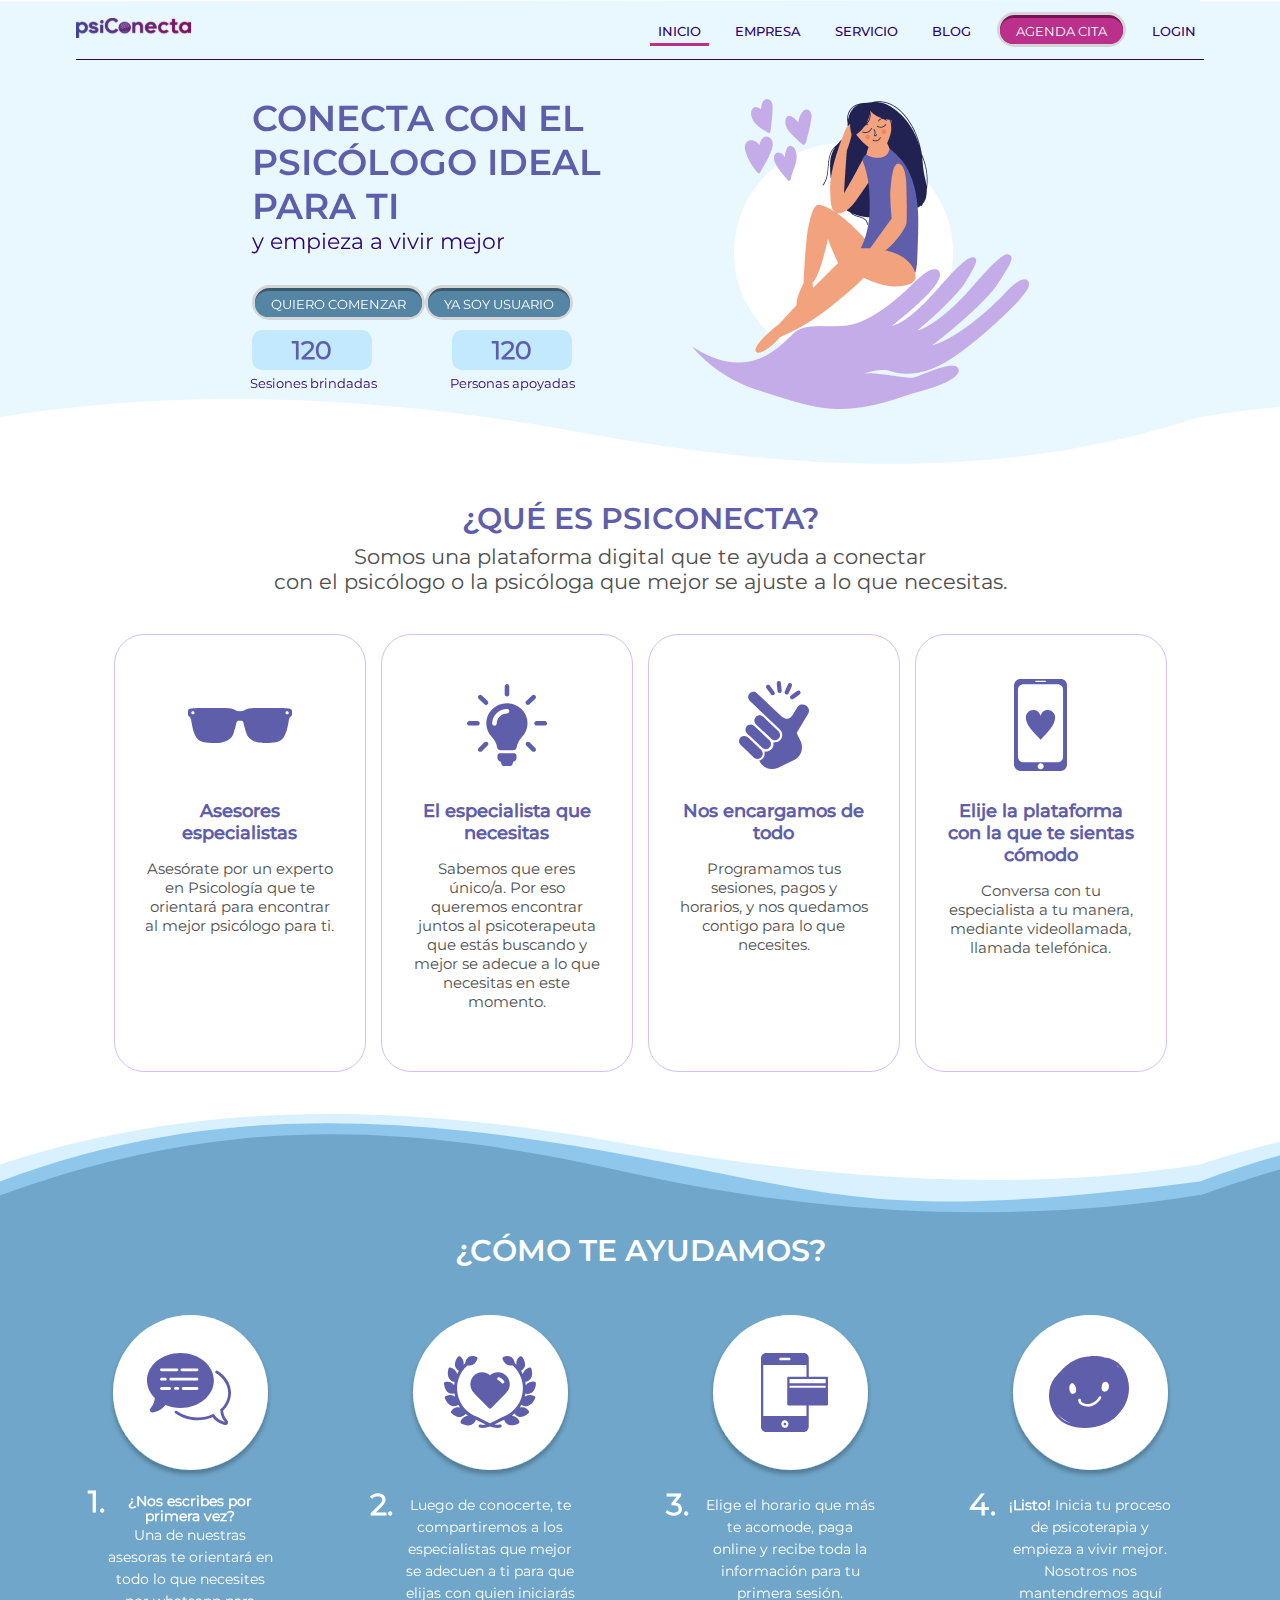
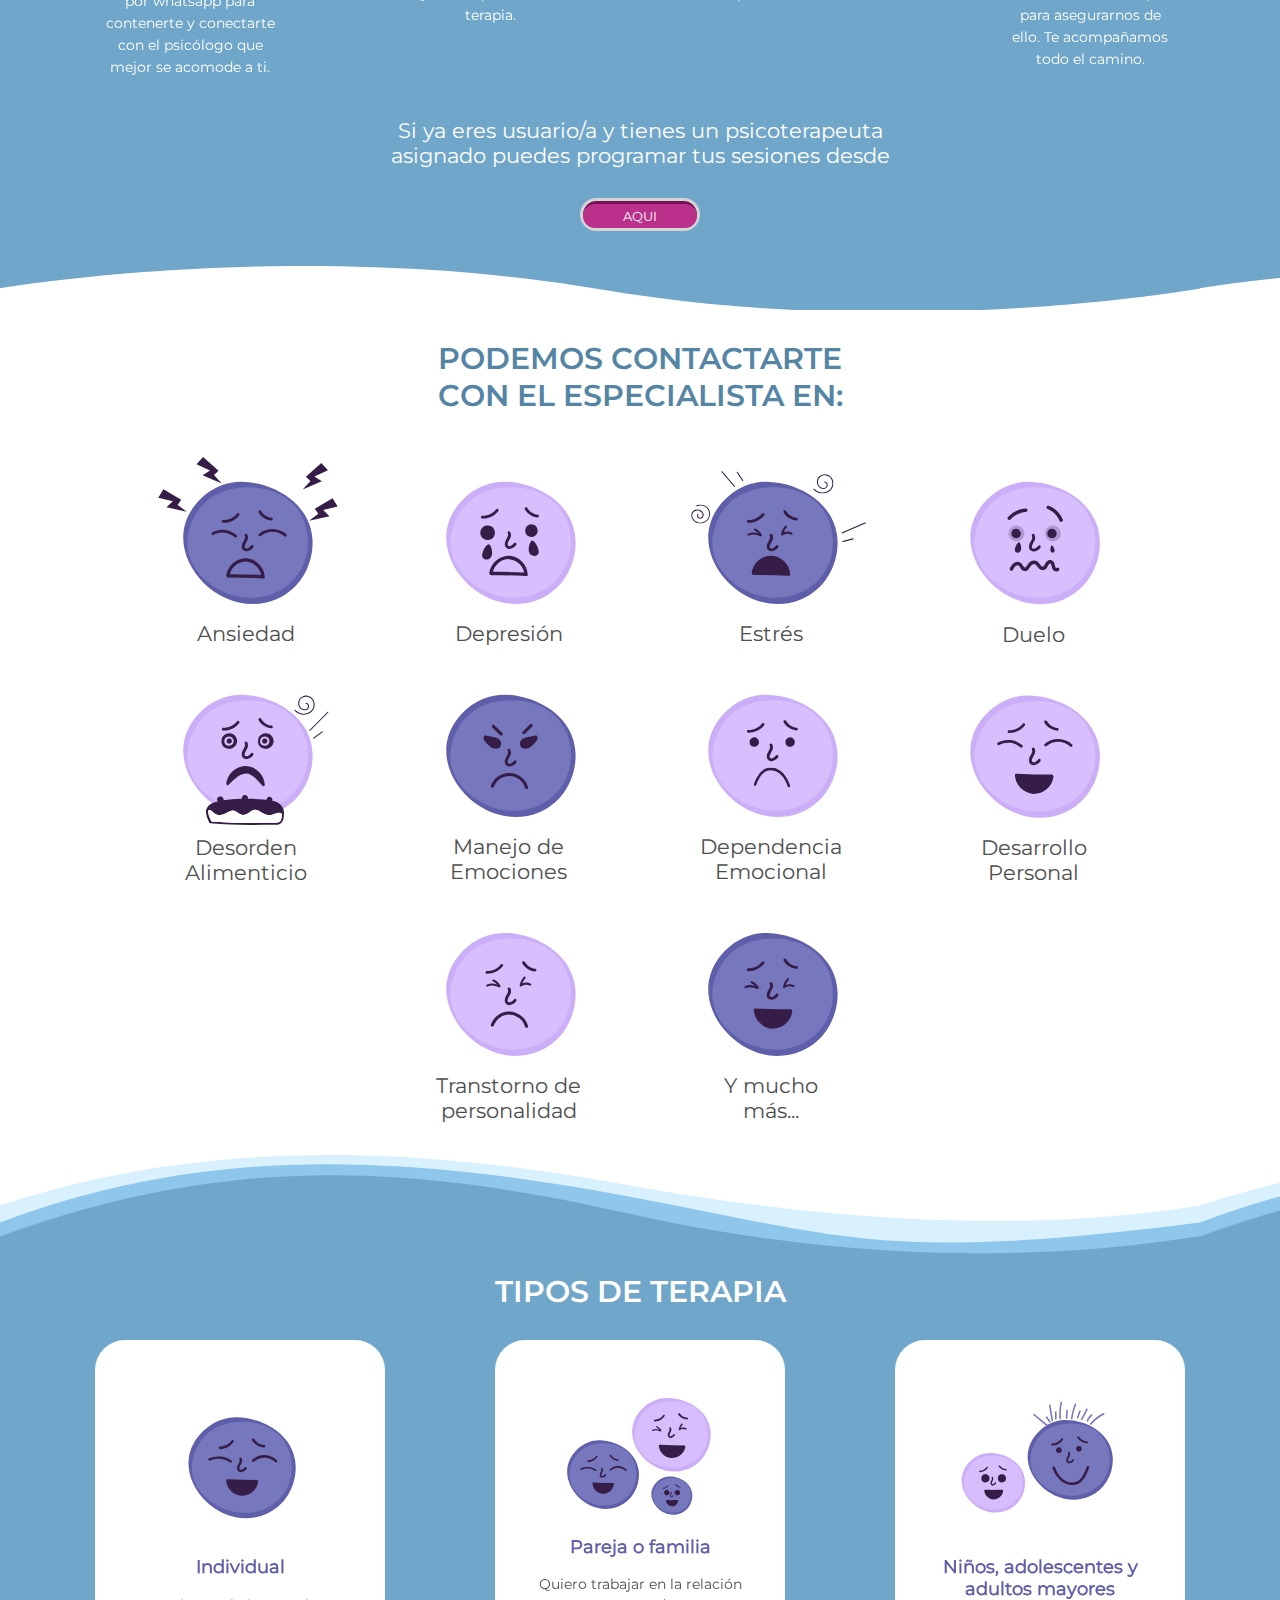
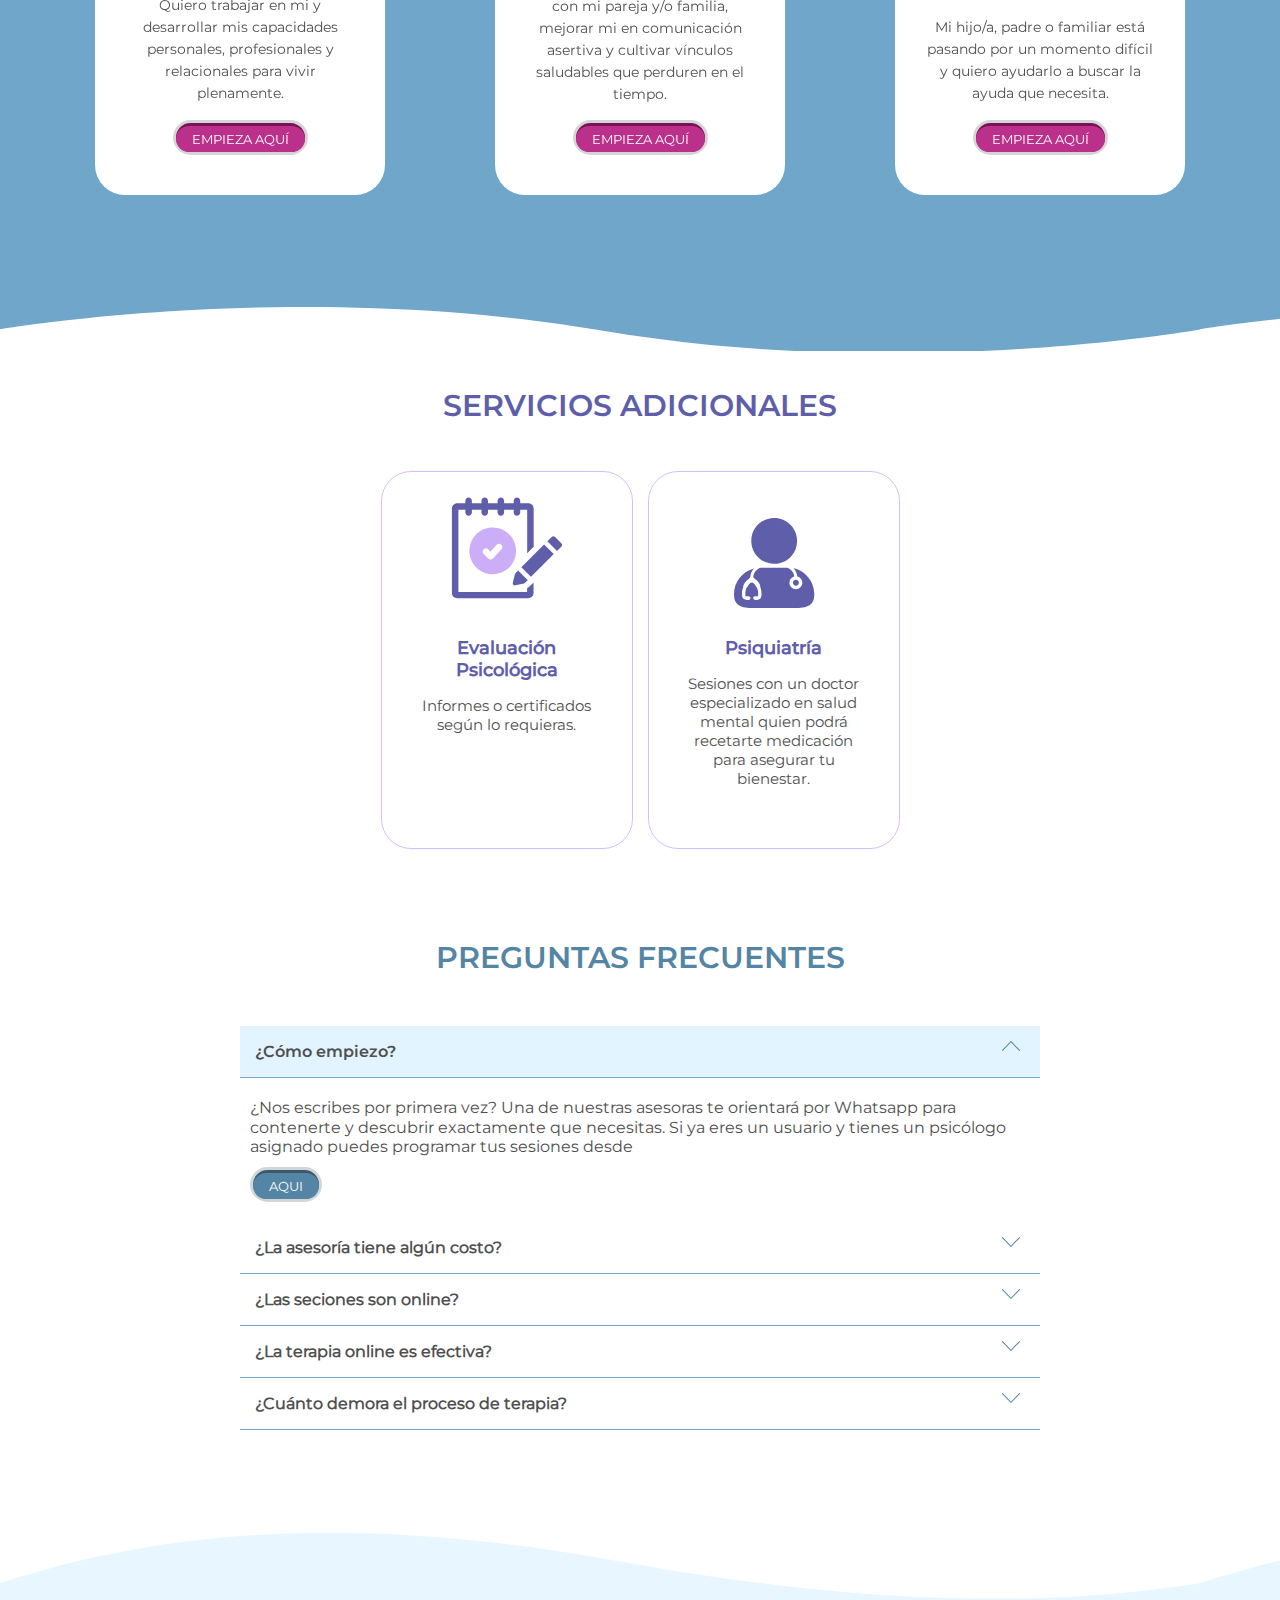
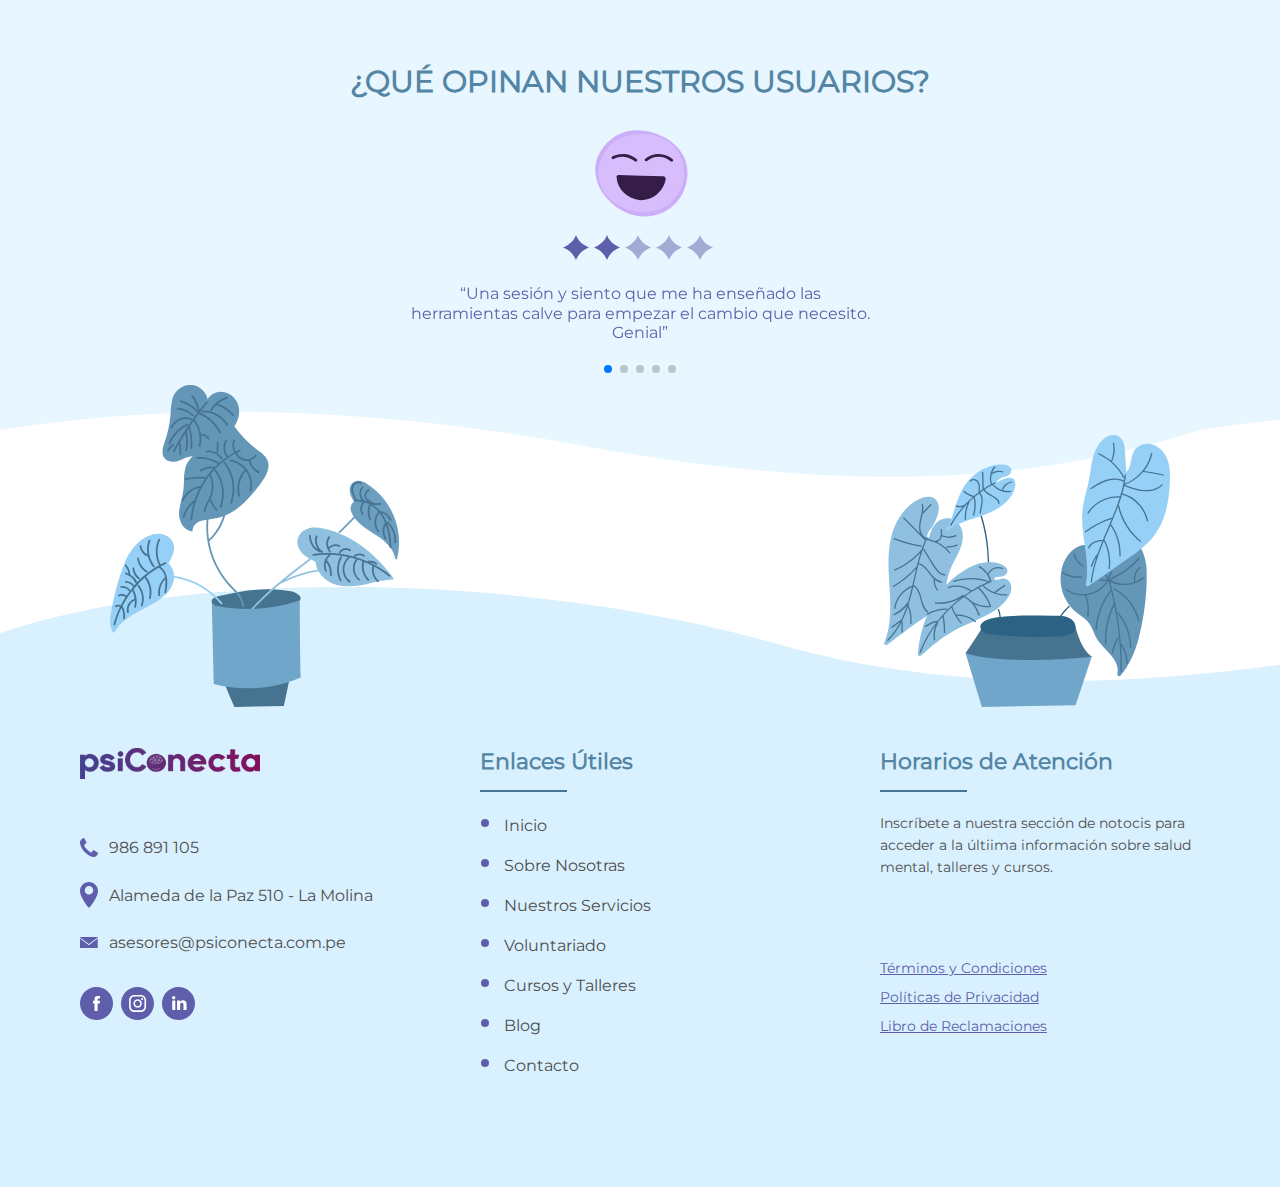
<file: index.html>
<!DOCTYPE html>
<html lang="en">
<head>
  <meta charset="UTF-8">
  <meta http-equiv="X-UA-Compatible" content="IE=edge">
  <meta name="viewport" content="width=device-width, initial-scale=1.0">
  <title>psiConecta</title>
  <link rel="stylesheet" href="assets/css/style.css">
  <link rel="stylesheet" href="assets/css/swiper-bundle.min.css">
  <script src="https://ajax.googleapis.com/ajax/libs/jquery/2.1.4/jquery.min.js"></script>
  <script type="text/javascript" src="assets/js/javascript.js"></script>
  <script type="text/javascript" src="assets/js/swiper-bundle.min.js"></script>
</head>
<body>
  <section class="bg">
    <div class="row">
      <header class="header">
        <div class="header__container">
          <div class="header__leftcol">
            <a href="index.html">
              <img class="header__logo" src="assets/img/logo.svg" alt="psiConecta" title="psiConecta">
            </a>
          </div>
          <nav class="header__rightcol">
            <ul class="header__link">
              <li><a href="index.html" class="--active">Inicio</a></li>
              <li><a href="empresa.html">Empresa</a></li>
              <li><a href="#">Servicio</a></li>
              <li><a href="#">Blog</a></li>
              <li><a href="agenda.html" class="btn-primary"><span>Agenda Cita</span></a></li>
              <li><a href="#">Login</a></li>
            </ul>
            <i class="menu"></i>
          </nav>
        </div>
      </header>

      <section class="banner">
        <div class="swiper swiper-banner">
          <div class="swiper-wrapper">
            <div class="swiper-slide">
              <article>
                <div class="banner__info">
                  <h2>Conecta con el psicólogo ideal para ti</h2>
                  <p>y empieza a vivir mejor</p>

                  <div class="banner__buttton">
                    <a href="#" class="btn-primary"><span>Quiero Comenzar</span></a>
                    <a href="#" class="btn-primary"><span>Ya soy Usuario</span></a>
                  </div>
                  <div class="banner__numbers">
                    <div class="numbers_block">
                      <div class="numbers_block__number">120</div>
                      <div class="numbers_block__title">Sesiones brindadas</div>
                    </div>
                    <div class="numbers_block">
                      <div class="numbers_block__number">120</div>
                      <div class="numbers_block__title">Personas apoyadas</div>
                    </div>
                  </div>
                </div>
                <div class="banner__image">
                  <img src="assets/img/figure1.png">
                </div>
              </article>
            </div>
            <div class="swiper-slide">
              <article>
                <div class="banner__info">
                  <h2>MERECES</h2>
                  <p>UNA VIDA PLENA</p>

                  <div class="banner__buttton">
                    <a href="#" class="btn-primary"><span>Quiero Comenzar</span></a>
                    <a href="#" class="btn-primary"><span>Ya soy Usuario</span></a>
                  </div>
                </div>
                <div class="banner__image">
                  <img src="assets/img/figure2.png">
                </div>
              </article>
            </div>

          </div>
        </div>
      </section>

    </div>
  </section>


  <section class="row content_card">
    <h1>¿QUÉ ES PSICONECTA?</h1>
    <p>Somos una plataforma digital que te ayuda a conectar</p>
    <p>con el psicólogo o la psicóloga que mejor se ajuste a lo que necesitas.</p>

    <div class="cards">
      <article>
        <figure>
          <img src="assets/img/icon_glasses.svg">
        </figure>
        <h3>Asesores especialistas</h3>
        <p>Asesórate por un experto en Psicología que te orientará
          para encontrar al mejor psicólogo para ti.</p>
      </article>

      <article>
        <figure>
          <img src="assets/img/icon_focus.svg">
        </figure>
        <h3>El especialista que necesitas</h3>
        <p>Sabemos que eres único/a. Por eso queremos encontrar juntos
          al psicoterapeuta que estás buscando y mejor se adecue
          a lo que necesitas en este momento.</p>
      </article>

      <article>
        <figure>
          <img src="assets/img/icon_hand.svg">
        </figure>
        <h3>Nos encargamos de todo</h3>
        <p>Programamos tus sesiones, pagos
          y horarios, y nos quedamos contigo para lo que necesites.</p>
      </article>

      <article>
        <figure>
          <img src="assets/img/icon_phone.svg">
        </figure>
        <h3>Elije la plataforma con la que te sientas cómodo</h3>
        <p>Conversa con tu especialista
          a tu manera, mediante videollamada, llamada telefónica.</p>
      </article>
    </div>
  </section>


  <section class="--bg_ondas">
    <div class="row content_help">
      <h1>¿CÓMO TE AYUDAMOS?</h1>
      <div class="swiper swiper-help">

        <div class="swiper-wrapper card_help">
          <div class="swiper-slide">
            <article>
              <figure>
                <img src="assets/img/circle_message.svg">
              </figure>
              <p class="card_help__one"><b>¿Nos escribes por primera vez?</b></p>
              <p>Una de nuestras asesoras te orientará en todo lo que necesites
              por whatsapp para contenerte y conectarte con el psicólogo que mejor se
              acomode a ti.</p>
            </article>
          </div>
          <div class="swiper-slide">
            <article>
              <figure>
                <img src="assets/img/circle_heart.svg">
              </figure>
              <p class="card_help__two">Luego de conocerte, te compartiremos
              a los especialistas que mejor se adecuen a ti para que elijas
              con quien iniciarás terapia.</p>
            </article>
          </div>
          <div class="swiper-slide">
            <article>
              <figure>
                <img src="assets/img/circle_diary.svg">
              </figure>
              <p class="card_help__tree">Elige el horario que más te acomode, paga online y recibe toda la
                información para tu primera sesión.</p>
            </article>
          </div>
          <div class="swiper-slide">
            <article>
              <figure>
                <img src="assets/img/circle_happy.svg">
              </figure>
              <p class="card_help__for"><b>¡Listo!</b> Inicia tu proceso de psicoterapia
              y empieza a vivir mejor. Nosotros
              nos mantendremos aquí para asegurarnos de ello.
              Te acompañamos todo el camino.</p>
            </article>
          </div>
        </div>

        <div class="swiper-pagination"></div>
      </div>

      <p class="tagline">
        Si ya eres usuario/a y tienes un psicoterapeuta asignado puedes programar tus sesiones desde
      </p>
      <p class="btn">
        <a href="#" class="btn-primary"><span>Aqui</span></a>
      </p>
    </div>
  </section>

  <section class="row content_face">
    <h1>PODEMOS CONTACTARTE CON EL ESPECIALISTA EN:</h1>
    <section class="face">
      <article>
        <figure>
          <img src="assets/img/face_ansiedad.svg">
          <figcaption>Ansiedad</figcaption>
        </figure>
      </article>
      <article>
        <figure>
          <img src="assets/img/face_depresion.svg">
          <figcaption>Depresión</figcaption>
        </figure>
      </article>
      <article>
        <figure>
          <img src="assets/img/face_estres.svg">
          <figcaption>Estrés</figcaption>
        </figure>
      </article>
      <article>
        <figure>
          <img src="assets/img/face_duelo.svg">
          <figcaption>Duelo</figcaption>
        </figure>
      </article>
      <article>
        <figure>
          <img src="assets/img/face_desorden.svg">
          <figcaption>Desorden Alimenticio</figcaption>
        </figure>
      </article>
      <article>
        <figure>
          <img src="assets/img/face_emociones.svg">
          <figcaption>Manejo de Emociones</figcaption>
        </figure>
      </article>
      <article>
        <figure>
          <img src="assets/img/face_emocional.svg">
          <figcaption>Dependencia Emocional</figcaption>
        </figure>
      </article>
      <article>
        <figure>
          <img src="assets/img/face_personal.svg">
          <figcaption>Desarrollo Personal</figcaption>
        </figure>
      </article>
      <article class="__second_position">
        <figure>
          <img src="assets/img/face_transtorno.svg">
          <figcaption>Transtorno de personalidad</figcaption>
        </figure>
      </article>
      <article>
        <figure>
          <img src="assets/img/face_mucho_mas.svg">
          <figcaption>Y mucho más...</figcaption>
        </figure>
      </article>

    </section>

  </section>

  <section class="therapy_bg --bg_ondas">
    <div class="row content_therapy">

      <h1>TIPOS DE TERAPIA</h1>

      <div class="content_swiper_therapy">
        <div class="swiper mySwiper-winter-therapy">
          <div class="swiper-wrapper card_therapy">
            <div class="swiper-slide">
              <article>
                <figure>
                  <img src="assets/img/terapia_individual.svg">
                </figure>
                <h2>Individual</h2>
                <p>Quiero trabajar en mi y desarrollar
                mis capacidades personales, profesionales y relacionales para vivir plenamente.</p>
                <div class="btn">
                  <a href="#" class="btn-primary"><span>Empieza Aquí</span></a>
                </div>
              </article>
            </div>
            <div class="swiper-slide">
              <article>
                <figure>
                  <img src="assets/img/terapia_paeja.svg">
                </figure>
                <h2>Pareja o familia</h2>
                <p>Quiero trabajar en la relación con mi pareja y/o familia, mejorar mi en comunicación asertiva y cultivar vínculos
                saludables que perduren en el tiempo.</p>
                <div class="btn">
                  <a href="#" class="btn-primary"><span>Empieza Aquí</span></a>
                </div>
              </article>
            </div>
            <div class="swiper-slide">
              <article>
                <figure>
                  <img src="assets/img/terapia_ninos.svg">
                </figure>
                <h2>Niños, adolescentes y adultos mayores</h2>
                <p>Mi hijo/a, padre o familiar está pasando por un momento difícil
                y quiero ayudarlo a buscar la ayuda que necesita.</p>
                <div class="btn">
                  <a href="#" class="btn-primary"><span>Empieza Aquí</span></a>
                </div>
              </article>
            </div>
          </div>
          <div class="swiper-pagination"></div>
        </div>
      </div>

    </div>
  </section>


  <section class="row content_card">
    <h1>SERVICIOS ADICIONALES</h1>
    <p></p>
    <p></p>

    <div class="cards">
      <article>
        <figure>
          <img src="assets/img/sesrvicios-libreta.svg">
        </figure>
        <h3>Evaluación Psicológica</h3>
        <p>Informes o certificados según lo requieras.</p>
      </article>

      <article>
        <figure>
          <img src="assets/img/servicios-doctor.svg">
        </figure>
        <h3>Psiquiatría</h3>
        <p>Sesiones con un doctor especializado en salud mental quien podrá recetarte medicación para asegurar tu bienestar.</p>
      </article>
    </div>
  </section>


  <section class="row content_faqs">
    <div class="faqs__title">
      <h3>PREGUNTAS FRECUENTES</h3>
    </div>
    <div class="faqs__content_list">
      <ul class="faqs__list">
        <li class="--active">
          <div id="toggletitle" class="faqs__title">
            <h6>¿Cómo empiezo?</h6>
          </div>
          <div class="faqs__text">
            <p>¿Nos escribes por primera vez? Una de nuestras asesoras te orientará por Whatsapp  para contenerte y descubrir exactamente que necesitas. Si ya eres un usuario y tienes un psicólogo asignado puedes programar tus sesiones desde</p>
            <div class="btn">
              <a href="#" class="btn-primary"><span>Aqui</span></a>
            </div>
          </div>
        </li>
        <li>
          <div class="faqs__title">
            <h6>¿La asesoría tiene algún costo?</h6>
          </div>
          <div class="faqs__text">
            <p>¿Nos escribes por primera vez? Una de nuestras asesoras te orientará por Whatsapp  para contenerte y descubrir exactamente que necesitas. Si ya eres un usuario y tienes un psicólogo asignado puedes programar tus sesiones desde</p>
          </div>
        </li>
        <li>
          <div class="faqs__title">
            <h6>¿Las seciones son online?</h6>
          </div>
          <div class="faqs__text">
            <p>¿Nos escribes por primera vez? Una de nuestras asesoras te orientará por Whatsapp  para contenerte y descubrir exactamente que necesitas. Si ya eres un usuario y tienes un psicólogo asignado puedes programar tus sesiones desde</p>
          </div>
        </li>
        <li>
          <div class="faqs__title">
            <h6>¿La terapia online es efectiva?</h6>
          </div>
          <div class="faqs__text">
            <p>¿Nos escribes por primera vez? Una de nuestras asesoras te orientará por Whatsapp  para contenerte y descubrir exactamente que necesitas. Si ya eres un usuario y tienes un psicólogo asignado puedes programar tus sesiones desde</p>
          </div>
        </li>
        <li>
          <div class="faqs__title">
            <h6>¿Cuánto demora el proceso de terapia?</h6>
          </div>
          <div class="faqs__text">
            <p>¿Nos escribes por primera vez? Una de nuestras asesoras te orientará por Whatsapp  para contenerte y descubrir exactamente que necesitas. Si ya eres un usuario y tienes un psicólogo asignado puedes programar tus sesiones desde</p>
          </div>
        </li>
      </ul>
    </div>
  </section>


  <section class="comments_bg" >
    <div class="row content_comments">
      <h4>¿QUÉ OPINAN NUESTROS USUARIOS?</h4>
      <div class="comments__carrousel">

          <div class="swiper mySwiper-winter">
            <div class="swiper-wrapper">
              <div class="swiper-slide">
                  <div class="carrousel__container">
                    <div class="carrousel__face">
                      <img src="assets/img/comments_face.svg" alt="">
                    </div>
                    <div class="carrousel__bullets">
                      <ul>
                        <li class="--active"><img src="assets/img/comments_diamond.svg" alt=""></li>
                        <li class="--active"><img src="assets/img/comments_diamond.svg" alt=""></li>
                        <li><img src="assets/img/comments_diamond.svg" alt=""></li>
                        <li><img src="assets/img/comments_diamond.svg" alt=""></li>
                        <li><img src="assets/img/comments_diamond.svg" alt=""></li>
                      </ul>
                    </div>
                    <p class="carrousel__text">“Una sesión y siento que me ha enseñado las herramientas
                        calve para empezar el cambio que necesito. Genial”</p>
                  </div>
              </div>
              <div class="swiper-slide">
                  <div class="carrousel__container">
                    <div class="carrousel__face">
                      <img src="assets/img/comments_face.svg" alt="">
                    </div>
                    <div class="carrousel__bullets">
                      <ul>
                        <li><img src="assets/img/comments_diamond.svg" alt=""></li>
                        <li><img src="assets/img/comments_diamond.svg" alt=""></li>
                        <li><img src="assets/img/comments_diamond.svg" alt=""></li>
                        <li><img src="assets/img/comments_diamond.svg" alt=""></li>
                        <li><img src="assets/img/comments_diamond.svg" alt=""></li>
                      </ul>
                    </div>
                    <p class="carrousel__text">“Una sesión y siento que me ha enseñado las herramientas
                      calve para empezar el cambio que necesito. Genial”</p>
                  </div>
              </div>
              <div class="swiper-slide">
                  <div class="carrousel__container">
                    <div class="carrousel__face">
                      <img src="assets/img/comments_face.svg" alt="">
                    </div>
                    <div class="carrousel__bullets">
                      <ul>
                        <li><img src="assets/img/comments_diamond.svg" alt=""></li>
                        <li><img src="assets/img/comments_diamond.svg" alt=""></li>
                        <li><img src="assets/img/comments_diamond.svg" alt=""></li>
                        <li><img src="assets/img/comments_diamond.svg" alt=""></li>
                        <li><img src="assets/img/comments_diamond.svg" alt=""></li>
                      </ul>
                    </div>
                    <p class="carrousel__text">“Una sesión y siento que me ha enseñado las herramientas
                      calve para empezar el cambio que necesito. Genial”</p>
                  </div>
              </div>
              <div class="swiper-slide">
                  <div class="carrousel__container">
                    <div class="carrousel__face">
                      <img src="assets/img/comments_face.svg" alt="">
                    </div>
                    <div class="carrousel__bullets">
                      <ul>
                        <li><img src="assets/img/comments_diamond.svg" alt=""></li>
                        <li><img src="assets/img/comments_diamond.svg" alt=""></li>
                        <li><img src="assets/img/comments_diamond.svg" alt=""></li>
                        <li><img src="assets/img/comments_diamond.svg" alt=""></li>
                        <li><img src="assets/img/comments_diamond.svg" alt=""></li>
                      </ul>
                    </div>
                    <p class="carrousel__text">“Una sesión y siento que me ha enseñado las herramientas
                      calve para empezar el cambio que necesito. Genial”</p>
                  </div>
              </div>
              <div class="swiper-slide">
                  <div class="carrousel__container">
                    <div class="carrousel__face">
                      <img src="assets/img/comments_face.svg" alt="">
                    </div>
                    <div class="carrousel__bullets">
                      <ul>
                        <li><img src="assets/img/comments_diamond.svg" alt=""></li>
                        <li><img src="assets/img/comments_diamond.svg" alt=""></li>
                        <li><img src="assets/img/comments_diamond.svg" alt=""></li>
                        <li><img src="assets/img/comments_diamond.svg" alt=""></li>
                        <li><img src="assets/img/comments_diamond.svg" alt=""></li>
                      </ul>
                    </div>
                    <p class="carrousel__text">“Una sesión y siento que me ha enseñado las herramientas
                      calve para empezar el cambio que necesito. Genial”</p>
                  </div>
              </div>
            </div>
            <!--
            <div class="swiper-button-next"></div>
            <div class="swiper-button-prev"></div>
            -->
            <div class="swiper-pagination"></div>
          </div>

      </div>
    </div>
  </section>


  <section class="row content_plants">
    <img class="plants_left"  src="assets/img/planta1.svg" alt="">
    <img class="plants_right" src="assets/img/planta2.svg" alt="">
  </section>


  <footer>
    <div class="row footer__bg">

      <div class="footer__content">

          <div class="footer__col">
            <div class="footer__datacol1">
              <img class="footer__logo" src="assets/img/logo.svg" alt="psiConecta" title="psiConecta">

              <div class="datacol1__phone"><img src="assets/img/ico-telefono.svg" alt="">986 891 105</div>

              <div class="datacol1__location"><img src="assets/img/ico-pointer.svg" alt="">Alameda de la Paz 510 - La Molina</div>

              <div class="datacol1__email"><img src="assets/img/ico-carta.svg" alt="">asesores@psiconecta.com.pe</div>

              <ul class="footer__social">
                <li><a href="#"><img src="assets/img/facebook.svg"></a></li>
                <li><a href="#"><img src="assets/img/instagram.svg"></a></li>
                <li><a href="#"><img src="assets/img/linkedin.svg"></a></li>
              </ul>
            </div>
          </div>

          <div class="footer__col">
            <div class="footer__datacol2">
              <h5>Enlaces Útiles</h5>
              <hr class="footer__col_line">
              <ul class="footer__sitemap">
                <li><a href="#">Inicio</a></li>
                <li><a href="#">Sobre Nosotras</a></li>
                <li><a href="#">Nuestros Servicios</a></li>
                <li><a href="#">Voluntariado</a></li>
                <li><a href="#">Cursos y Talleres</a></li>
                <li><a href="#">Blog</a></li>
                <li><a href="#">Contacto</a></li>
              </ul>
            </div>
          </div>

          <div class="footer__col">
            <div class="footer__datacol3">
              <h5>Horarios de Atención</h5>
              <hr class="footer__col_line">
              <p class="">Inscríbete a nuestra sección de notocis para acceder a la últiima información sobre salud mental, talleres y cursos.</p>

              <!--
              <form action="">
                <input type="text" value="" placeholder="Email">
                <input type="submit" value="SUSCRÍBETE">
              </form>
              -->

              <ul class="datacol3__list">
                <li><a href="#">Términos y Condiciones</a></li>
                <li><a href="#">Políticas de Privacidad</a></li>
                <li><a href="#">Libro de Reclamaciones</a></li>
              </ul>

            </div>
          </div>

      </div>

    </div>
  </footer>

</body>
</html>
</file>
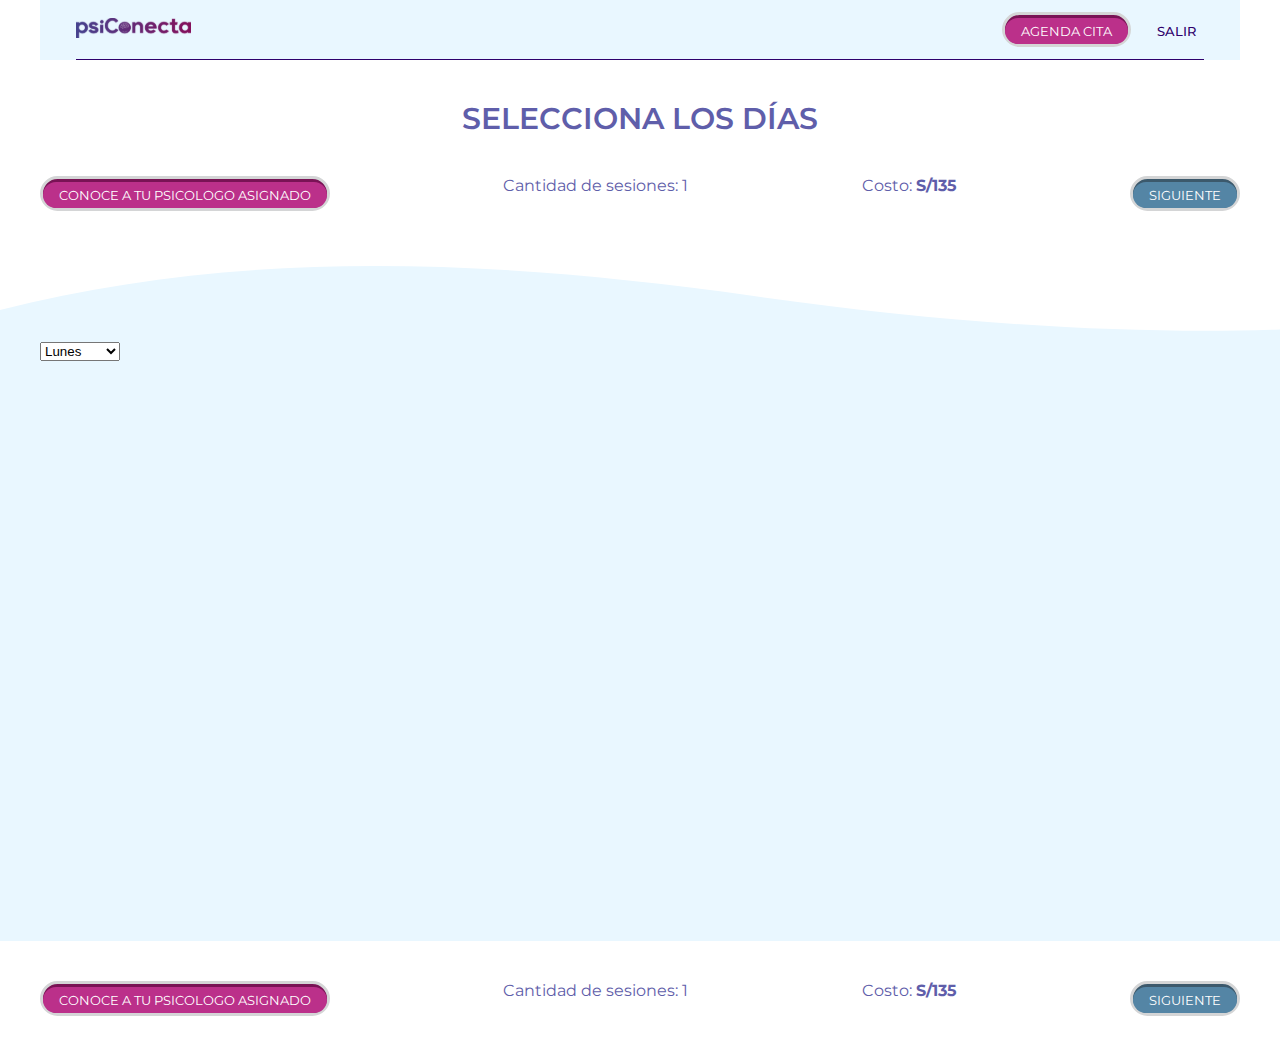
<file: agenda.html>
<!DOCTYPE html>
<html lang="en">
<head>
  <meta charset="UTF-8">
  <meta http-equiv="X-UA-Compatible" content="IE=edge">
  <meta name="viewport" content="width=device-width, initial-scale=1.0">
  <title>psiConecta</title>
  <link rel="stylesheet" href="assets/css/style.css">
  <link rel="stylesheet" href="assets/css/swiper-bundle.min.css">
  <script src="https://ajax.googleapis.com/ajax/libs/jquery/2.1.4/jquery.min.js"></script>
  <script type="text/javascript" src="assets/js/javascript.js"></script>
  <script type="text/javascript" src="assets/js/swiper-bundle.min.js"></script>
</head>
<body>

  <section class="row --soft">
    <header class="header">
      <div class="header__container">
        <div class="header__leftcol">
          <a href="index.html">
            <img class="header__logo" src="assets/img/logo.svg" alt="psiConecta" title="psiConecta">
          </a>
        </div>
        <nav class="header__rightcol">
          <ul class="header__link">
            <li><a href="agenda.html" class="btn-primary"><span>Agenda Cita</span></a></li>
            <li><a href="#">Salir</a></li>
          </ul>
          <i class="menu"></i>
        </nav>
      </div>
    </header>
  </section>

  <section class="row content_step_title">
    <h1>SELECCIONA LOS DÍAS</h1>
    <div class="content_step_title__info">
      <p class="btn">
        <a href="#" class="btn-primary js_psicologo"><span>CONOCE A TU PSICOLOGO ASIGNADO</span></a>
      </p>
      <p>
        Cantidad de sesiones: 1
      </p>
      <p>
        Costo: <span class="bold">S/135</span>
      </p>
      <p class="btn">
        <a href="confirmation.html" class="btn-segundary"><span>SIGUIENTE</span></a>
      </p>
    </div>
  </section>

  <section class="content_step_body">
  </section>


  <section class="content_step_bodydata">
    <div class="row">
        <select name="" id="">
          <option value="">Lunes</option>
          <option value="">Martes</option>
          <option value="">Miercoles</option>
        </select>
    </div>
  </section>

  <section class="row content_step_title">
    <div class="content_step_title__info">
      <p class="btn">
        <a href="#" class="btn-primary"><span>CONOCE A TU PSICOLOGO ASIGNADO</span></a>
      </p>
      <p>
        Cantidad de sesiones: 1
      </p>
      <p>
        Costo: <span class="bold">S/135</span>
      </p>
      <p class="btn">
        <a href="confirmation.html" class="btn-segundary js_psicologo"><span>SIGUIENTE</span></a>
      </p>
    </div>
  </section>

  <div class="content_modal">
    <div class="modal_window_bg"></div>
    <div class="modal_window">
      <div class="window_close"><img src="assets/img/close.svg" alt=""></div>
      <div class="window_colizq">
        <img src="assets/img/foto.svg" alt="">
      </div>
      <div class="window_colder">
        <div class="colder_logo"><img src="assets/img/logo.svg" alt=""></div>
        <div class="colder_name">
          <h6>ALVARO<br>BUSTAMANTE</h6>
        </div>
        <div class="colder_charge">
          <h5>PSICOTERAPEUTA<br>PSICOANALÍTICO</h5>
        </div>
        <div class="colder_description">
          <p>Lorem Ipsum es simplemente el texto de relleno de las imprentas y archivos de texto. Lorem Ipsum ha sido el
            texto de relleno estándar de las industrias desde el año 1500, cuando un impresor (N. del T. persona que se
            dedica a la imprenta) desconocido usó una galería de textos y los mezcló de tal manera que logró hacer un
            libro de textos especimen.</p>
        </div>
        <div class="colder_block">
          <div class="colder_block__title">
            <img src="assets/img/tabla.svg" alt="">
            <span>Experiencia:</span>
          </div>
          <div class="colder_block__text">
            <p>Niños, adolescentes y adultos.</p>
          </div>
        </div>
        <div class="colder_block">
          <div class="colder_block__title">
            <img src="assets/img/dolar.svg" alt="">
            <span>Costo:</span>
          </div>
          <div class="colder_block__text">
            <p>S/120 por consulta de 50 minutos.</p>
          </div>
        </div>
      </div>
    </div>
  </div>
</body>
</html>
</file>
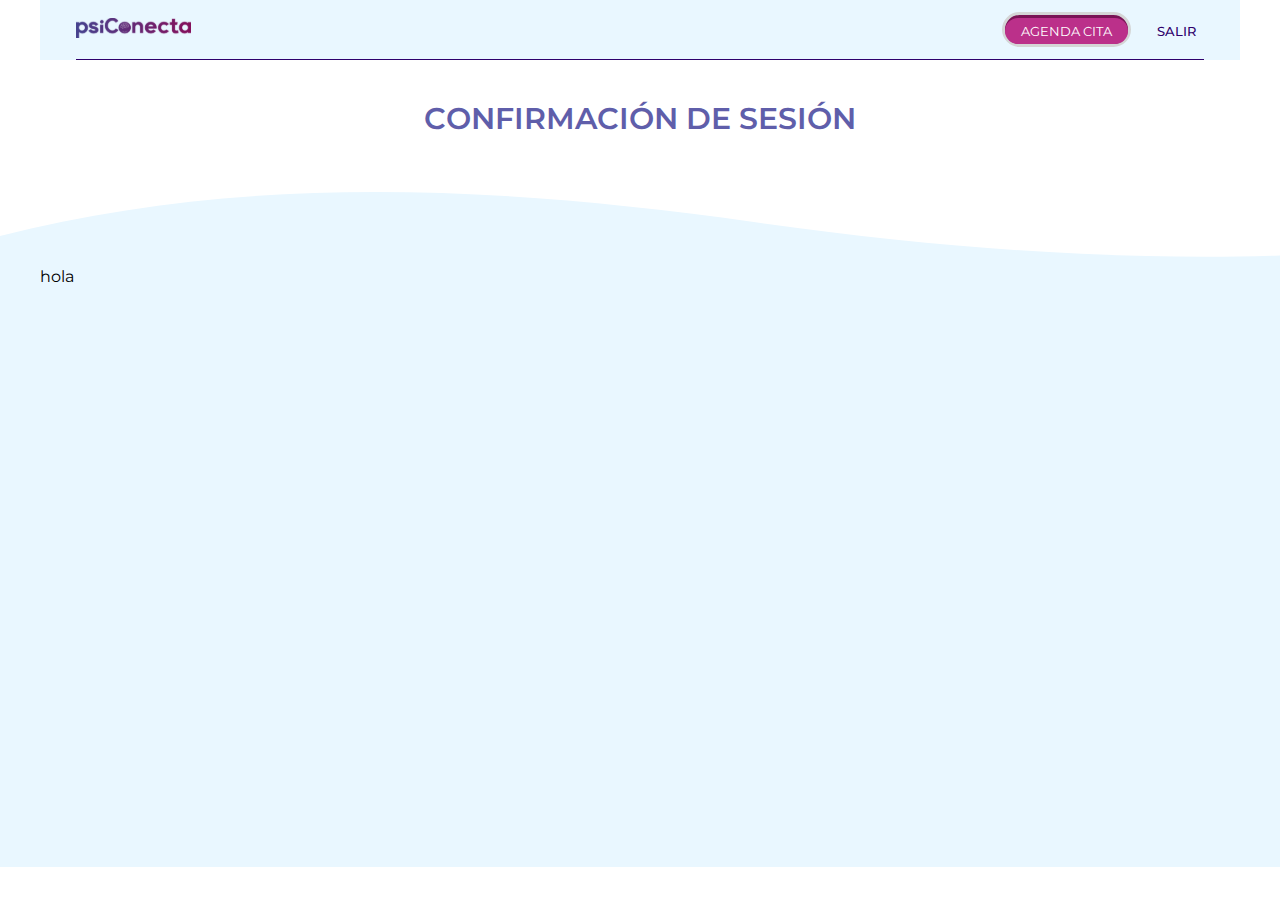
<file: confirmacion.html>
<!DOCTYPE html>
<html lang="en">
<head>
  <meta charset="UTF-8">
  <meta http-equiv="X-UA-Compatible" content="IE=edge">
  <meta name="viewport" content="width=device-width, initial-scale=1.0">
  <title>psiConecta</title>
  <link rel="stylesheet" href="assets/css/style.css">
  <link rel="stylesheet" href="assets/css/swiper-bundle.min.css">
  <script src="https://ajax.googleapis.com/ajax/libs/jquery/2.1.4/jquery.min.js"></script>
  <script type="text/javascript" src="assets/js/javascript.js"></script>
  <script type="text/javascript" src="assets/js/swiper-bundle.min.js"></script>
</head>
<body>

  <section class="row --soft">
    <header class="header">
      <div class="header__container">
        <div class="header__leftcol">
          <a href="#">
            <img class="header__logo" src="assets/img/logo.svg" alt="psiConecta" title="psiConecta">
          </a>
        </div>
        <nav class="header__rightcol">
          <ul class="header__link">
            <li><a href="agenda.html" class="btn-primary"><span>Agenda Cita</span></a></li>
            <li><a href="#">Salir</a></li>
          </ul>
          <i class="menu"></i>
        </nav>
      </div>
    </header>
  </section>

  <section class="row content_step_title">
    <h1>CONFIRMACIÓN DE SESIÓN</h1>
  </section>

  <section class="content_step_body">
  </section>


  <section class="content_step_bodydata">
    <div class="row">
      hola
    </div>
  </section>
</body>
</html>
</file>
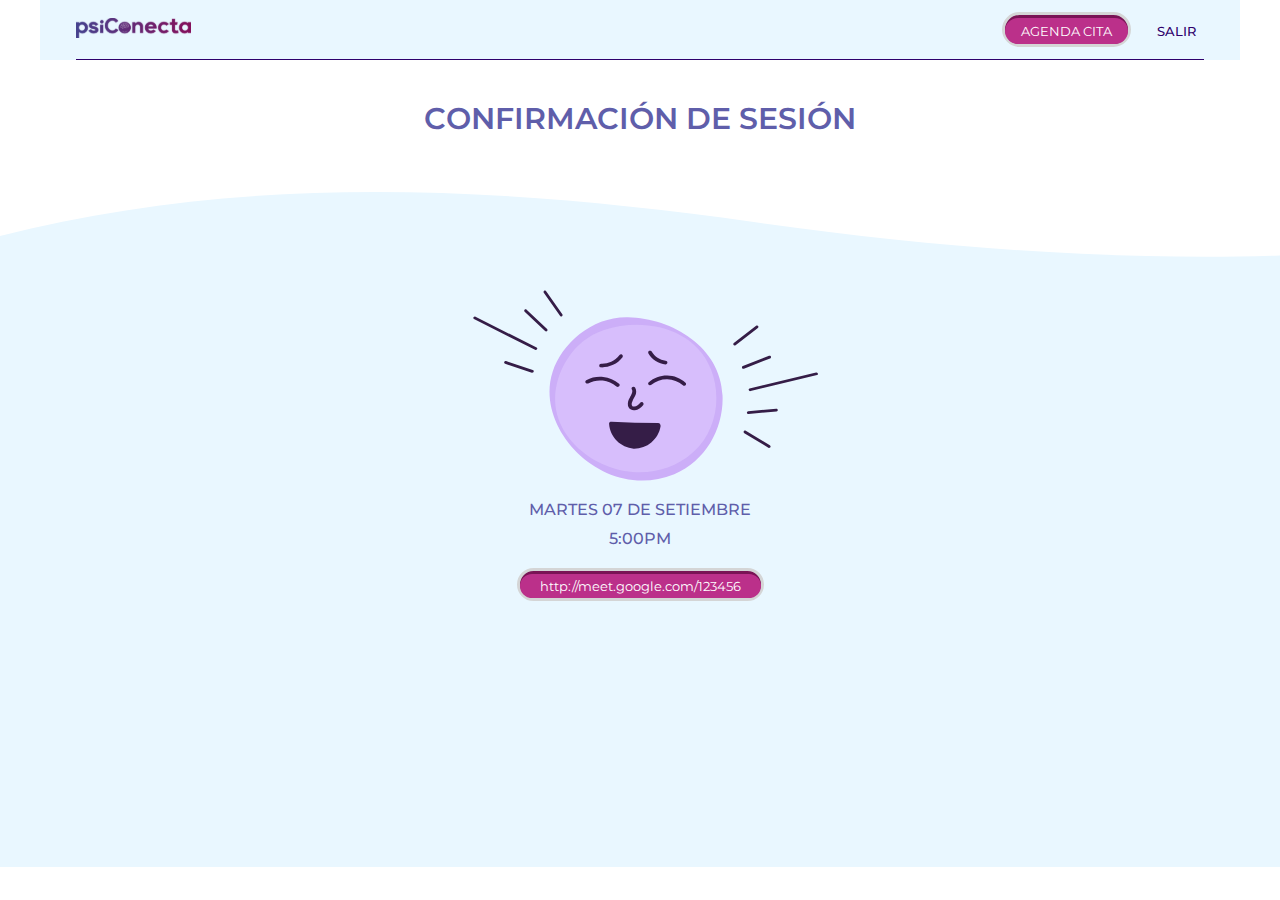
<file: confirmation.html>
<!DOCTYPE html>
<html lang="en">
<head>
  <meta charset="UTF-8">
  <meta http-equiv="X-UA-Compatible" content="IE=edge">
  <meta name="viewport" content="width=device-width, initial-scale=1.0">
  <title>psiConecta</title>
  <link rel="stylesheet" href="assets/css/style.css">
  <link rel="stylesheet" href="assets/css/swiper-bundle.min.css">
  <script src="https://ajax.googleapis.com/ajax/libs/jquery/2.1.4/jquery.min.js"></script>
  <script type="text/javascript" src="assets/js/javascript.js"></script>
  <script type="text/javascript" src="assets/js/swiper-bundle.min.js"></script>
</head>
<body>

  <section class="row --soft">
    <header class="header">
      <div class="header__container">
        <div class="header__leftcol">
          <a href="index.html">
            <img class="header__logo" src="assets/img/logo.svg" alt="psiConecta" title="psiConecta">
          </a>
        </div>
        <nav class="header__rightcol">
          <ul class="header__link">
            <li><a href="agenda.html" class="btn-primary"><span>Agenda Cita</span></a></li>
            <li><a href="#">Salir</a></li>
          </ul>
          <i class="menu"></i>
        </nav>
      </div>
    </header>
  </section>

  <section class="row content_step_title">
    <h1>CONFIRMACIÓN DE SESIÓN</h1>
  </section>

  <section class="content_step_body">
  </section>

  <section class="content_step_bodydata">
    <div class="row">
      <div class="confirmation">
        <img src="assets/img/face_confirmation.svg" alt="" />
        <p>MARTES 07 DE SETIEMBRE</p>
        <p>5:00PM</p>
        <a href="resumen.html" class="btn-primary"><span>http://meet.google.com/123456</span></a>
      </div>
    </div>
  </section>

</body>
</html>
</file>
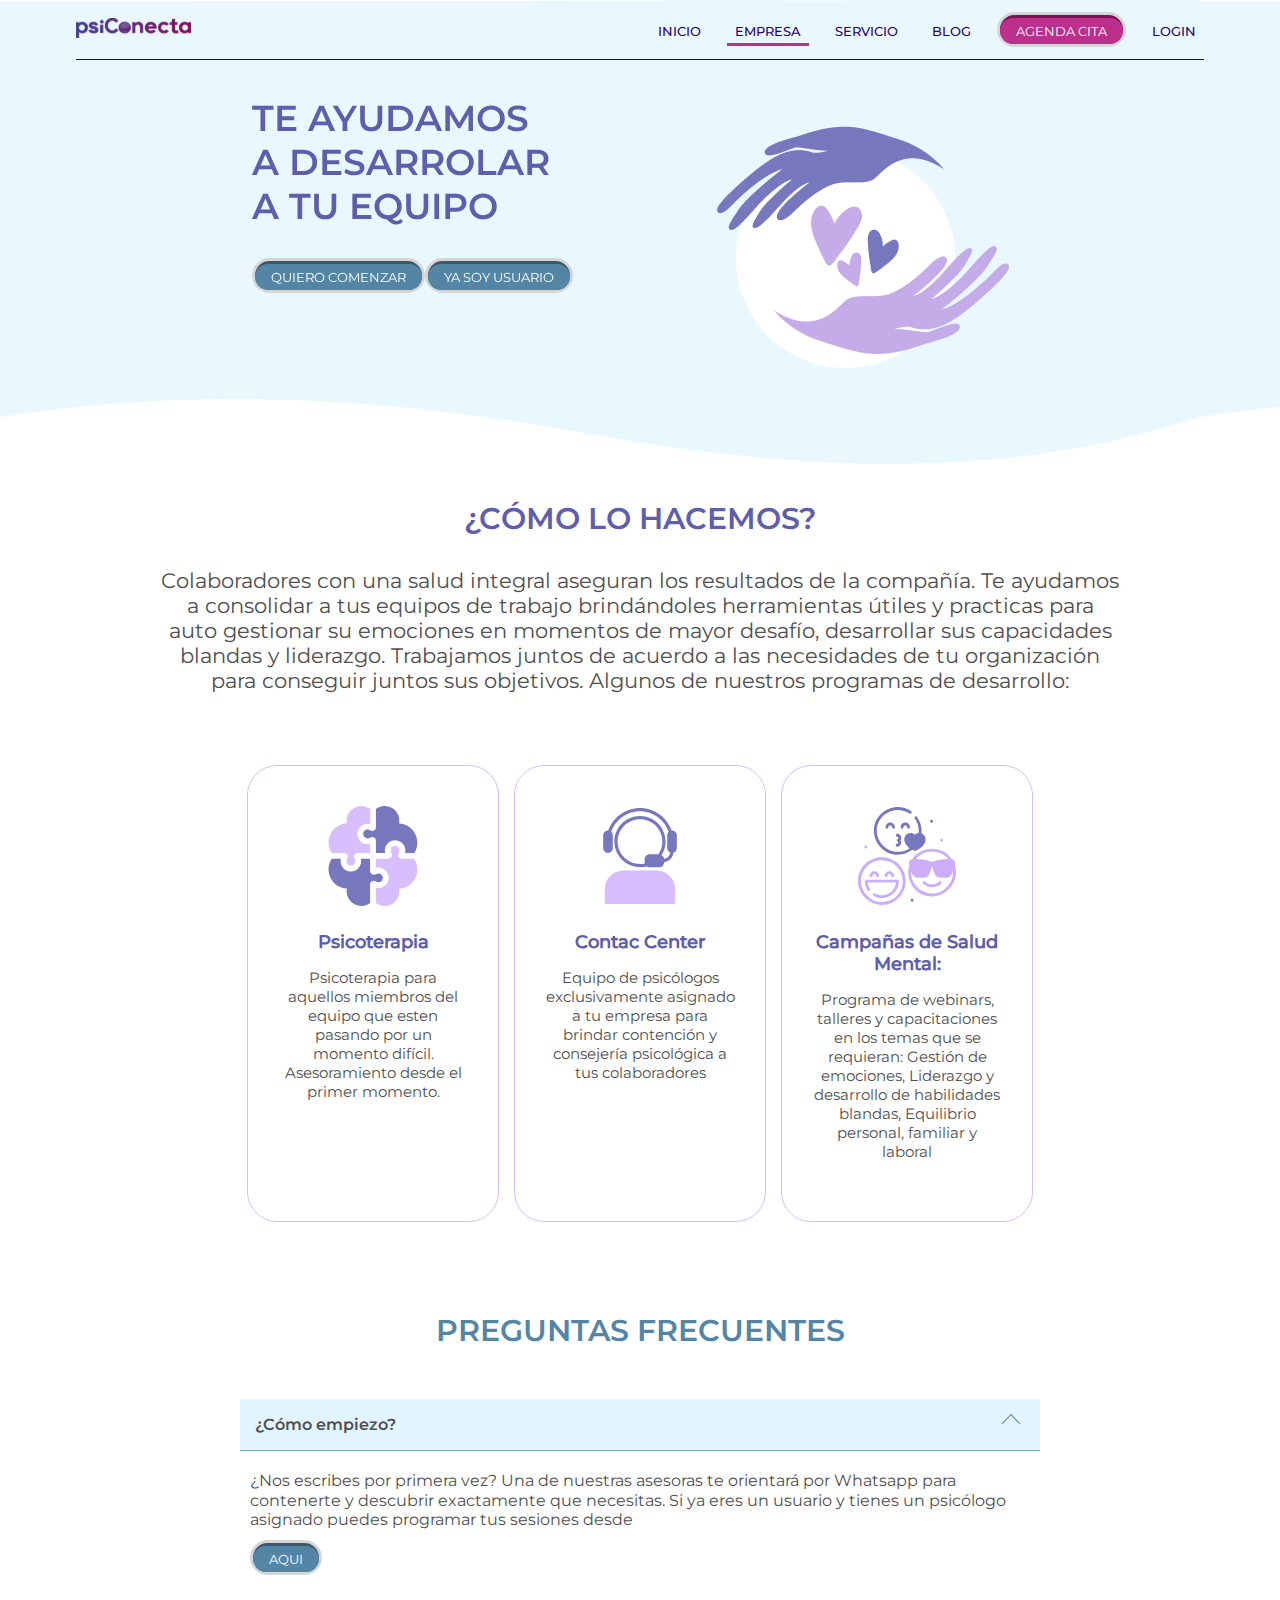
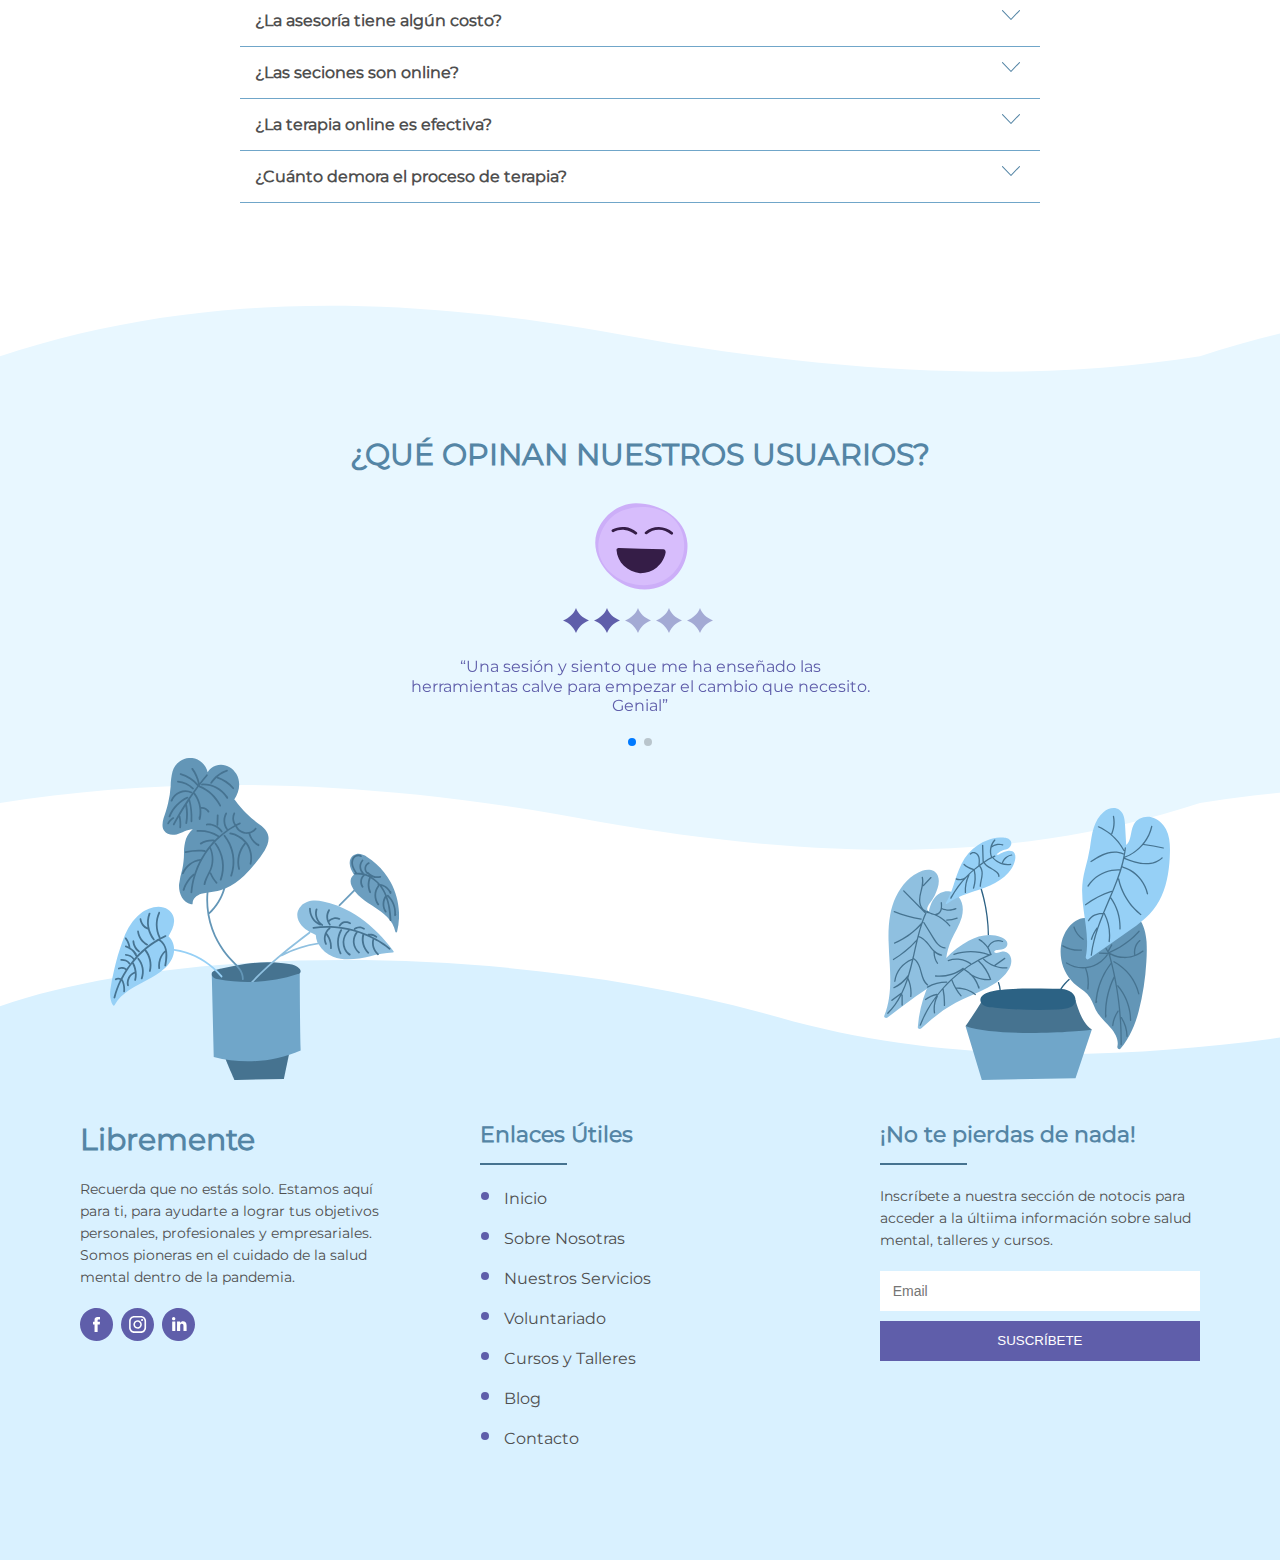
<file: empresa.html>
<!DOCTYPE html>
<html lang="en">
<head>
  <meta charset="UTF-8">
  <meta http-equiv="X-UA-Compatible" content="IE=edge">
  <meta name="viewport" content="width=device-width, initial-scale=1.0">
  <title>psiConecta</title>
  <link rel="stylesheet" href="assets/css/style.css">
  <link rel="stylesheet" href="assets/css/swiper-bundle.min.css">
  <script src="https://ajax.googleapis.com/ajax/libs/jquery/2.1.4/jquery.min.js"></script>
  <script type="text/javascript" src="assets/js/javascript.js"></script>
  <script type="text/javascript" src="assets/js/swiper-bundle.min.js"></script>
</head>
<body>

  <section class="bg">
    <div class="row">
      <header class="header">
        <div class="header__container">
          <div class="header__leftcol">
            <a href="index.html">
              <img class="header__logo" src="assets/img/logo.svg" alt="psiConecta" title="psiConecta">
            </a>
          </div>
          <nav class="header__rightcol">
            <ul class="header__link">
              <li><a href="index.html">Inicio</a></li>
              <li><a href="empresa.html" class="--active">Empresa</a></li>
              <li><a href="#">Servicio</a></li>
              <li><a href="#">Blog</a></li>
              <li><a href="agenda.html" class="btn-primary"><span>Agenda Cita</span></a></li>
              <li><a href="#">Login</a></li>
            </ul>
            <i class="menu"></i>
          </nav>
        </div>
      </header>

      <section class="banner">
        <div class="swiper swiper-banner">
          <div class="swiper-wrapper">
            <div class="swiper-slide">
              <article>
                <div class="banner__info">
                  <h2>TE AYUDAMOS <br>A DESARROLAR<br> <span>A TU EQUIPO</span></h2>
                  <p></p>

                  <div class="banner__buttton">
                    <a href="#" class="btn-primary"><span>Quiero Comenzar</span></a>
                    <a href="#" class="btn-primary"><span>Ya soy Usuario</span></a>
                  </div>
                </div>
                <div class="banner__image">
                  <img src="assets/img/figure3.png">
                </div>
              </article>
            </div>
            <div class="swiper-slide">
              <article>
                <div class="banner__info">
                  <h2>MERECES</h2>
                  <p>UNA VIDA PLENA</p>

                  <div class="banner__buttton">
                    <a href="#" class="btn-primary"><span>Quiero Comenzar</span></a>
                    <a href="#" class="btn-primary"><span>Ya soy Usuario</span></a>
                  </div>
                </div>
                <div class="banner__image">
                  <img src="assets/img/figure2.png">
                </div>
              </article>
            </div>

          </div>
        </div>
      </section>
    </div>
  </section>


  <section class="row content_card">
    <h1>¿CÓMO LO HACEMOS?</h1>
    <p class="space_p">Colaboradores con una salud integral aseguran los resultados de la compañía. Te ayudamos a consolidar a tus equipos de trabajo brindándoles herramientas útiles y practicas para auto gestionar su emociones en momentos de mayor desafío, desarrollar sus capacidades blandas y liderazgo.
      Trabajamos juntos de acuerdo a las necesidades de tu organización para conseguir juntos sus objetivos. Algunos de nuestros programas de desarrollo:</p>

    <div class="cards">
      <article>
        <figure>
          <img src="assets/img/empresa-puzzle.svg">
        </figure>
        <h3>Psicoterapia</h3>
        <p>Psicoterapia para aquellos miembros del equipo que esten pasando por un momento difícil. Asesoramiento desde el primer momento.</p>
      </article>

      <article>
        <figure>
          <img src="assets/img/empresa-support.svg">
        </figure>
        <h3>Contac Center</h3>
        <p>Equipo de psicólogos exclusivamente asignado a tu empresa para brindar contención y consejería psicológica a tus colaboradores</p>
      </article>

      <article>
        <figure>
          <img src="assets/img/empresa-emoticons.svg">
        </figure>
        <h3>Campañas de Salud Mental:</h3>
        <p>Programa de webinars, talleres y capacitaciones en los temas que se requieran: Gestión de emociones, Liderazgo y desarrollo de habilidades blandas, Equilibrio personal, familiar y laboral</p>
      </article>
    </div>
  </section>


  <section class="row content_faqs">
    <div class="faqs__title">
      <h3>PREGUNTAS FRECUENTES</h3>
    </div>
    <div class="faqs__content_list">
      <ul class="faqs__list">
        <li class="--active">
          <div id="toggletitle" class="faqs__title">
            <h6>¿Cómo empiezo?</h6>
          </div>
          <div class="faqs__text">
            <p>¿Nos escribes por primera vez? Una de nuestras asesoras te orientará por Whatsapp  para contenerte y descubrir exactamente que necesitas. Si ya eres un usuario y tienes un psicólogo asignado puedes programar tus sesiones desde</p>
            <div class="btn">
              <a href="#" class="btn-primary"><span>Aqui</span></a>
            </div>
          </div>
        </li>
        <li>
          <div class="faqs__title">
            <h6>¿La asesoría tiene algún costo?</h6>
          </div>
          <div class="faqs__text">
            <p>¿Nos escribes por primera vez? Una de nuestras asesoras te orientará por Whatsapp  para contenerte y descubrir exactamente que necesitas. Si ya eres un usuario y tienes un psicólogo asignado puedes programar tus sesiones desde</p>
          </div>
        </li>
        <li>
          <div class="faqs__title">
            <h6>¿Las seciones son online?</h6>
          </div>
          <div class="faqs__text">
            <p>¿Nos escribes por primera vez? Una de nuestras asesoras te orientará por Whatsapp  para contenerte y descubrir exactamente que necesitas. Si ya eres un usuario y tienes un psicólogo asignado puedes programar tus sesiones desde</p>
          </div>
        </li>
        <li>
          <div class="faqs__title">
            <h6>¿La terapia online es efectiva?</h6>
          </div>
          <div class="faqs__text">
            <p>¿Nos escribes por primera vez? Una de nuestras asesoras te orientará por Whatsapp  para contenerte y descubrir exactamente que necesitas. Si ya eres un usuario y tienes un psicólogo asignado puedes programar tus sesiones desde</p>
          </div>
        </li>
        <li>
          <div class="faqs__title">
            <h6>¿Cuánto demora el proceso de terapia?</h6>
          </div>
          <div class="faqs__text">
            <p>¿Nos escribes por primera vez? Una de nuestras asesoras te orientará por Whatsapp  para contenerte y descubrir exactamente que necesitas. Si ya eres un usuario y tienes un psicólogo asignado puedes programar tus sesiones desde</p>
          </div>
        </li>
      </ul>
    </div>
  </section>


  <section class="comments_bg">
    <div class="row content_comments">
      <h4>¿QUÉ OPINAN NUESTROS USUARIOS?</h4>
      <div class="comments__carrousel">

        <div class="swiper mySwiper-winter">
          <div class="swiper-wrapper">
            <div class="swiper-slide">
              <div class="carrousel__container">
                <div class="carrousel__face">
                  <img src="assets/img/comments_face.svg" alt="">
                </div>
                <div class="carrousel__bullets">
                  <ul>
                    <li class="--active"><img src="assets/img/comments_diamond.svg" alt=""></li>
                    <li class="--active"><img src="assets/img/comments_diamond.svg" alt=""></li>
                    <li><img src="assets/img/comments_diamond.svg" alt=""></li>
                    <li><img src="assets/img/comments_diamond.svg" alt=""></li>
                    <li><img src="assets/img/comments_diamond.svg" alt=""></li>
                  </ul>
                </div>
                <p class="carrousel__text">“Una sesión y siento que me ha enseñado las herramientas
                  calve para empezar el cambio que necesito. Genial”</p>
              </div>
            </div>
            <div class="swiper-slide">
              <div class="carrousel__container">
                <div class="carrousel__face">
                  <img src="assets/img/comments_face.svg" alt="">
                </div>
                <div class="carrousel__bullets">
                  <ul>
                    <li><img src="assets/img/comments_diamond.svg" alt=""></li>
                    <li><img src="assets/img/comments_diamond.svg" alt=""></li>
                    <li><img src="assets/img/comments_diamond.svg" alt=""></li>
                    <li><img src="assets/img/comments_diamond.svg" alt=""></li>
                    <li><img src="assets/img/comments_diamond.svg" alt=""></li>
                  </ul>
                </div>
                <p class="carrousel__text">“Una sesión y siento que me ha enseñado las herramientas
                  calve para empezar el cambio que necesito. Genial”</p>
              </div>
            </div>
            <div class="swiper-slide">
              <div class="carrousel__container">
                <div class="carrousel__face">
                  <img src="assets/img/comments_face.svg" alt="">
                </div>
                <div class="carrousel__bullets">
                  <ul>
                    <li><img src="assets/img/comments_diamond.svg" alt=""></li>
                    <li><img src="assets/img/comments_diamond.svg" alt=""></li>
                    <li><img src="assets/img/comments_diamond.svg" alt=""></li>
                    <li><img src="assets/img/comments_diamond.svg" alt=""></li>
                    <li><img src="assets/img/comments_diamond.svg" alt=""></li>
                  </ul>
                </div>
                <p class="carrousel__text">“Una sesión y siento que me ha enseñado las herramientas
                  calve para empezar el cambio que necesito. Genial”</p>
              </div>
            </div>
            <div class="swiper-slide">
              <div class="carrousel__container">
                <div class="carrousel__face">
                  <img src="assets/img/comments_face.svg" alt="">
                </div>
                <div class="carrousel__bullets">
                  <ul>
                    <li><img src="assets/img/comments_diamond.svg" alt=""></li>
                    <li><img src="assets/img/comments_diamond.svg" alt=""></li>
                    <li><img src="assets/img/comments_diamond.svg" alt=""></li>
                    <li><img src="assets/img/comments_diamond.svg" alt=""></li>
                    <li><img src="assets/img/comments_diamond.svg" alt=""></li>
                  </ul>
                </div>
                <p class="carrousel__text">“Una sesión y siento que me ha enseñado las herramientas
                  calve para empezar el cambio que necesito. Genial”</p>
              </div>
            </div>
            <div class="swiper-slide">
              <div class="carrousel__container">
                <div class="carrousel__face">
                  <img src="assets/img/comments_face.svg" alt="">
                </div>
                <div class="carrousel__bullets">
                  <ul>
                    <li><img src="assets/img/comments_diamond.svg" alt=""></li>
                    <li><img src="assets/img/comments_diamond.svg" alt=""></li>
                    <li><img src="assets/img/comments_diamond.svg" alt=""></li>
                    <li><img src="assets/img/comments_diamond.svg" alt=""></li>
                    <li><img src="assets/img/comments_diamond.svg" alt=""></li>
                  </ul>
                </div>
                <p class="carrousel__text">“Una sesión y siento que me ha enseñado las herramientas
                  calve para empezar el cambio que necesito. Genial”</p>
              </div>
            </div>
          </div>
          <!--
              <div class="swiper-button-next"></div>
              <div class="swiper-button-prev"></div>
              -->
          <div class="swiper-pagination"></div>
        </div>

      </div>
    </div>
  </section>


  <section class="row content_plants">
    <img class="plants_left"  src="assets/img/planta1.svg" alt="">
    <img class="plants_right" src="assets/img/planta2.svg" alt="">
  </section>


  <footer>
    <div class="row footer__bg">

      <div class="footer__content">

          <div class="footer__col footer__content_logo">
            <div class="footer__datacol0">
              <img class="footer__logo" src="assets/img/logo.svg" alt="psiConecta" title="psiConecta">
            </div>
          </div>

          <div class="footer__col">
            <div class="footer__datacol1">
              <h4>Libremente</h4>
              <p class="">Recuerda que no estás solo. Estamos aquí para ti, para ayudarte a lograr tus objetivos personales, profesionales y empresariales. Somos pioneras en el cuidado de la salud mental dentro de la pandemia.</p>
              <ul class="footer__social">
                <li><a href="#"><img src="assets/img/facebook.svg"></a></li>
                <li><a href="#"><img src="assets/img/instagram.svg"></a></li>
                <li><a href="#"><img src="assets/img/linkedin.svg"></a></li>
              </ul>
            </div>
          </div>

          <div class="footer__col">
            <div class="footer__datacol2">
              <h5>Enlaces Útiles</h5>
              <hr class="footer__col_line">
              <ul class="footer__sitemap">
                <li><a href="#">Inicio</a></li>
                <li><a href="#">Sobre Nosotras</a></li>
                <li><a href="#">Nuestros Servicios</a></li>
                <li><a href="#">Voluntariado</a></li>
                <li><a href="#">Cursos y Talleres</a></li>
                <li><a href="#">Blog</a></li>
                <li><a href="#">Contacto</a></li>
              </ul>
            </div>
          </div>

          <div class="footer__col">
            <div class="footer__datacol3">
              <h5>¡No te pierdas de nada!</h5>
              <hr class="footer__col_line">
              <p class="">Inscríbete a nuestra sección de notocis para acceder a la últiima información sobre salud mental, talleres y cursos.</p>
              <form action="">
                <input type="text" value="" placeholder="Email">
                <input type="submit" value="SUSCRÍBETE">
              </form>
            </div>
          </div>

      </div>

    </div>
  </footer>

</body>
</html>
</file>
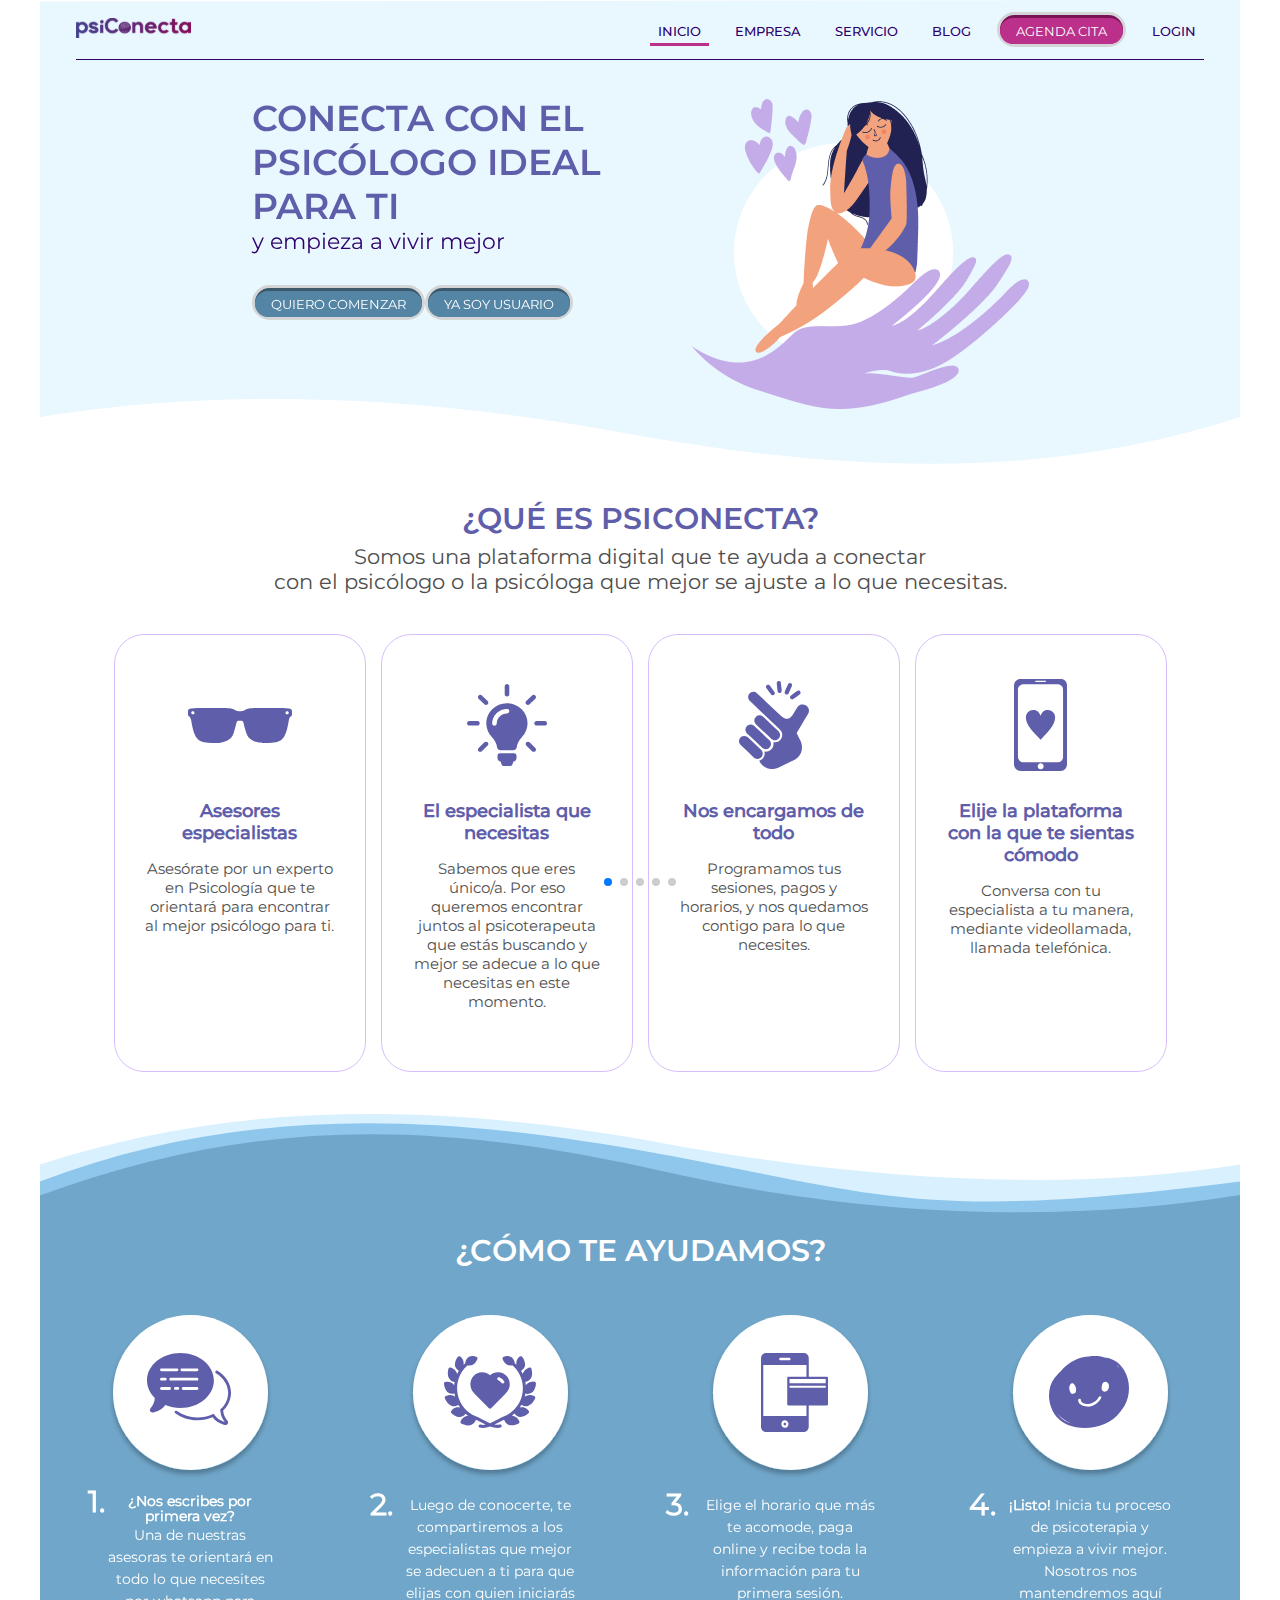
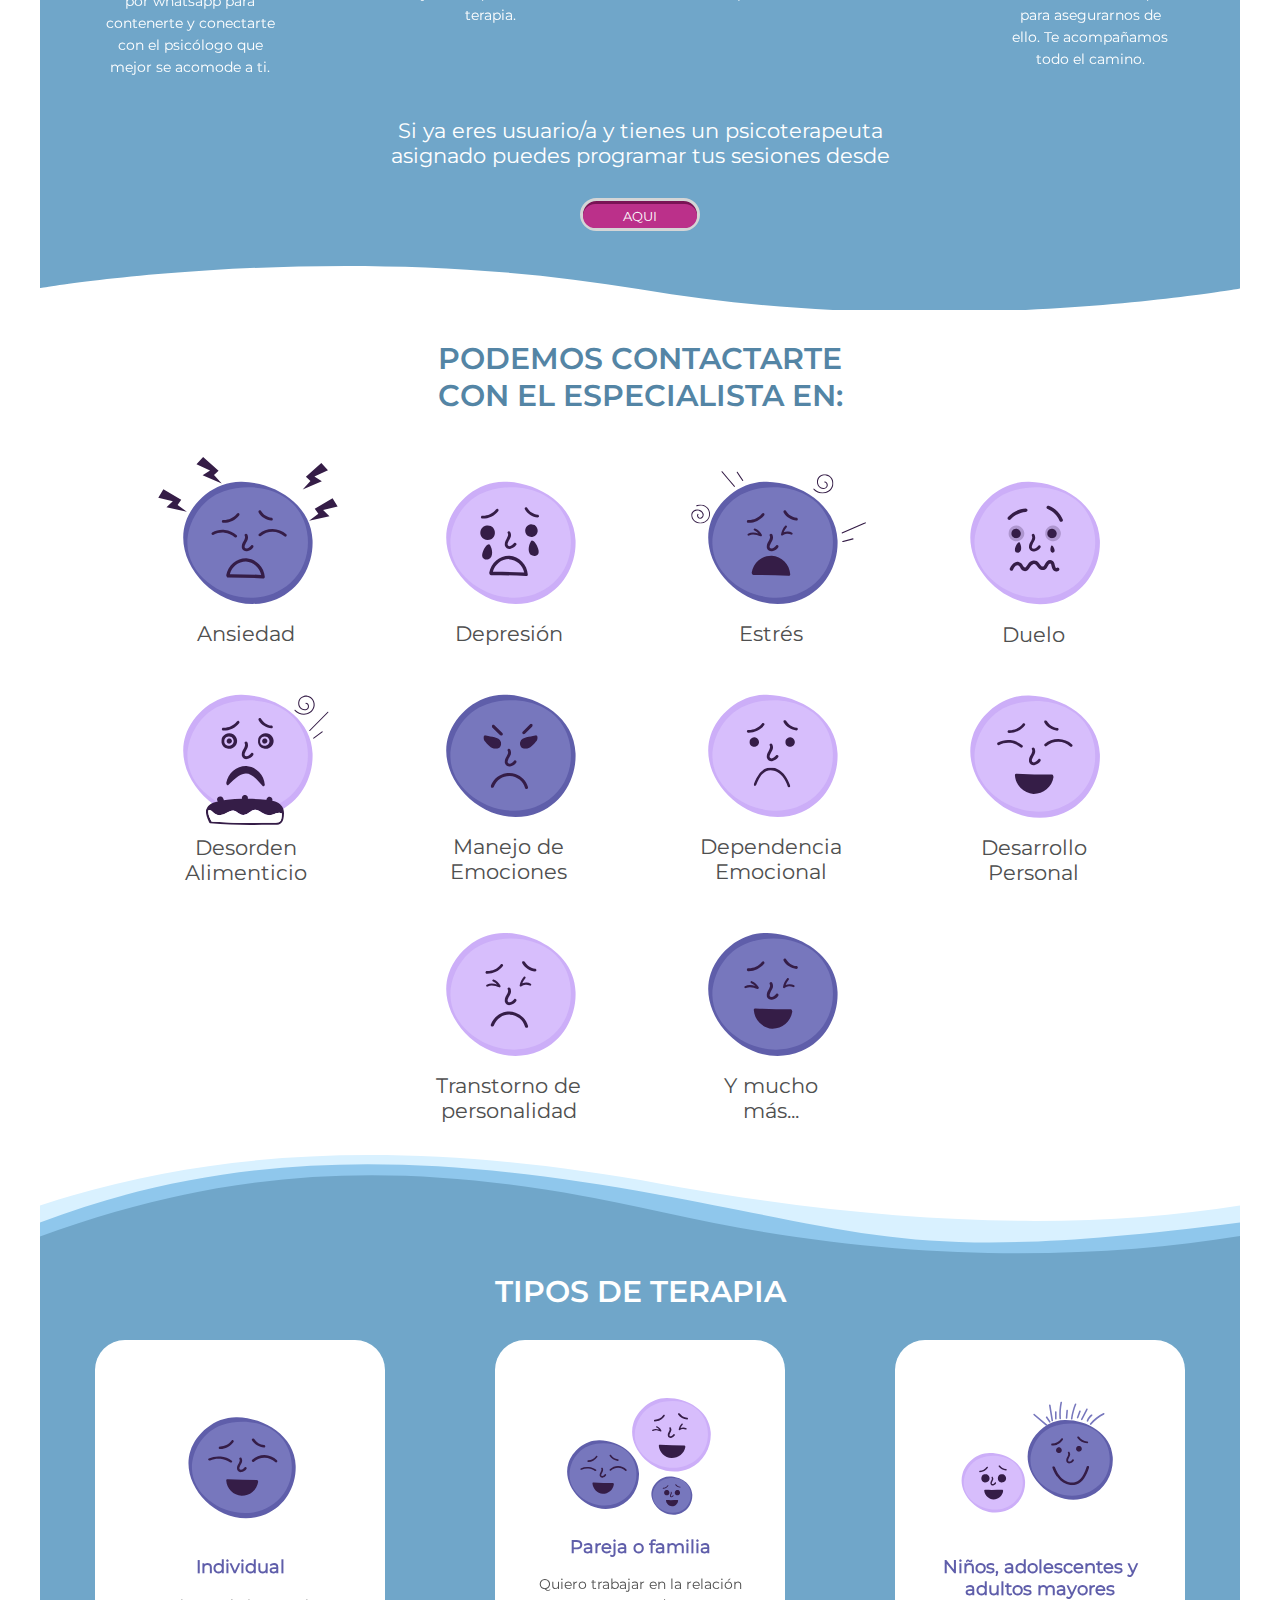
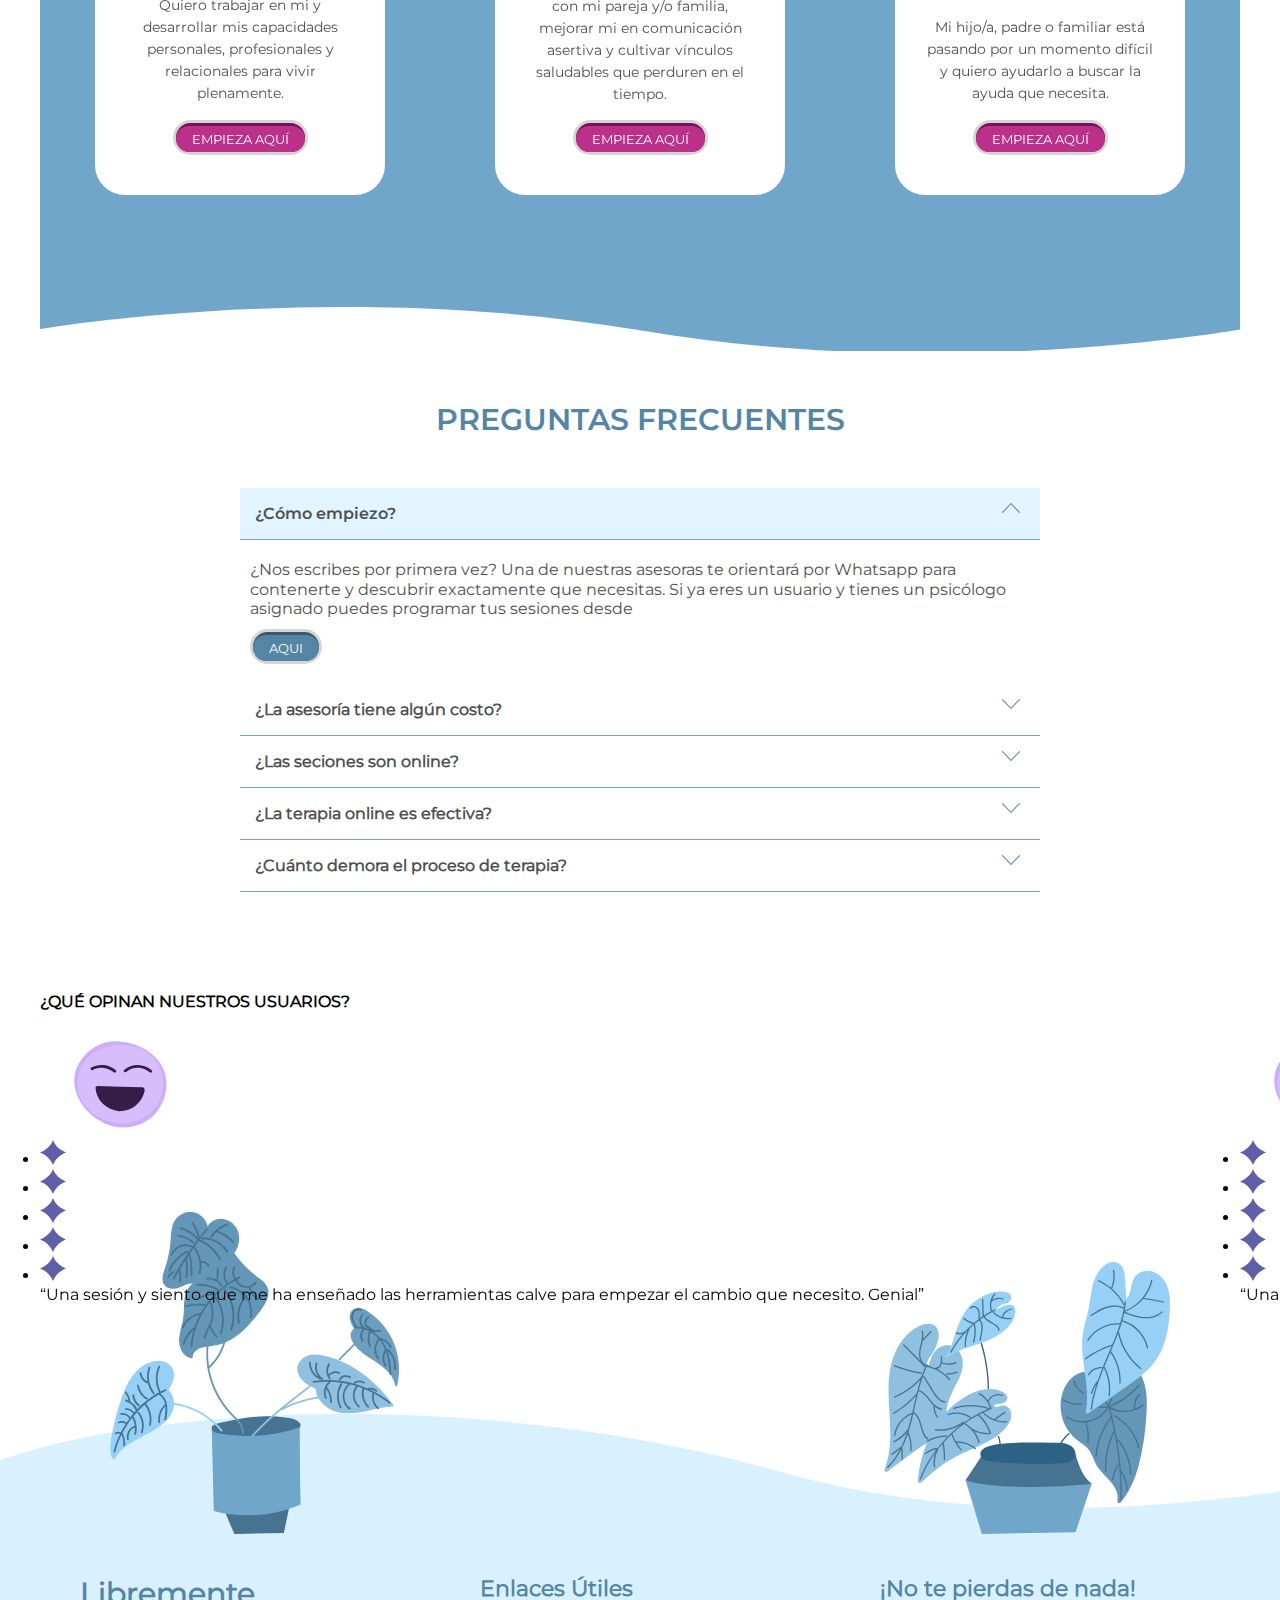
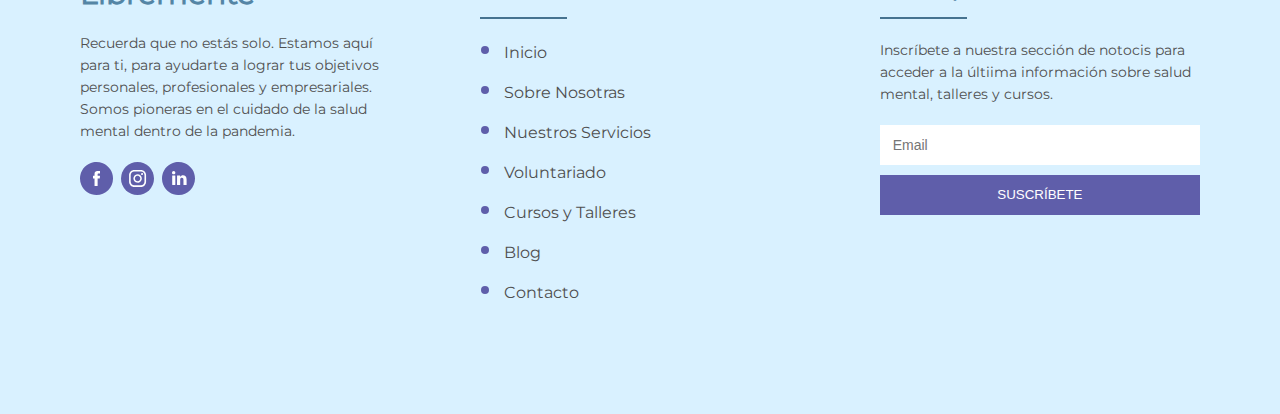
<file: index_old.html>
<!DOCTYPE html>
<html lang="en">
<head>
  <meta charset="UTF-8">
  <meta http-equiv="X-UA-Compatible" content="IE=edge">
  <meta name="viewport" content="width=device-width, initial-scale=1.0">
  <title>psiConecta</title>
  <link rel="stylesheet" href="assets/css/style.css">
  <link rel="stylesheet" href="assets/css/swiper-bundle.min.css">
  <script src="https://ajax.googleapis.com/ajax/libs/jquery/2.1.4/jquery.min.js"></script>
  <script type="text/javascript" src="assets/js/javascript.js"></script>
  <script type="text/javascript" src="assets/js/swiper-bundle.min.js"></script>
</head>
<body>

  <div class="content_modal">
    <div class="modal_window_bg"></div>
    <div class="modal_window">
      <div class="window_close"><img src="assets/img/close.svg" alt=""></div>
      <div class="window_colizq">
        <img src="assets/img/foto.svg" alt="">
      </div>
      <div class="window_colder">
        <div class="colder_logo"><img src="assets/img/logo.svg" alt=""></div>
        <div class="colder_name"><h6>ALVARO<br>BUSTAMANTE</h6></div>
        <div class="colder_charge"><h5>PSICOTERAPEUTA<br>PSICOANALÍTICO</h5></div>
        <div class="colder_description"><p>Lorem Ipsum es simplemente el texto de relleno de las imprentas y archivos de texto. Lorem Ipsum ha sido el texto de relleno estándar de las industrias desde el año 1500, cuando un impresor (N. del T. persona que se dedica a la imprenta) desconocido usó una galería de textos y los mezcló de tal manera que logró hacer un libro de textos especimen.</p></div>
        <div class="colder_block">
          <div class="colder_block__title">
            <img src="assets/img/tabla.svg" alt="">
            <span>Experiencia:</span>
          </div>
          <div class="colder_block__text"><p>Niños, adolescentes y adultos.</p></div>
        </div>
        <div class="colder_block">
          <div class="colder_block__title">
            <img src="assets/img/dolar.svg" alt="">
            <span>Costo:</span>
          </div>
          <div class="colder_block__text"><p>S/120 por consulta de 50 minutos.</p></div>
        </div>
      </div>
    </div>
  </div>


  <section class="row bg">
    <header class="header">
      <div class="header__container">
        <div class="header__leftcol">
          <a href="#">
            <img class="header__logo" src="assets/img/logo.svg" alt="psiConecta" title="psiConecta">
          </a>
        </div>
        <nav class="header__rightcol">
          <ul class="header__link">
            <li><a href="index.html" class="--active">Inicio</a></li>
            <li><a href="empresa.html">Empresa</a></li>
            <li><a href="servicio.html">Servicio</a></li>
            <li><a href="#">Blog</a></li>
            <li><a href="agenda.html" class="btn-primary"><span>Agenda Cita</span></a></li>
            <li><a href="#">Login</a></li>
          </ul>
          <i class="menu"></i>
        </nav>
      </div>
    </header>

    <section class="banner">
      <div class="swiper swiper-banner">
        <div class="swiper-wrapper">
          <div class="swiper-slide">
            <article>
              <div class="banner__info">
                <h2>Conecta con el psicólogo ideal para ti</h2>
                <p>y empieza a vivir mejor</p>

                <div class="banner__buttton">
                  <a href="#" class="btn-primary"><span>Quiero Comenzar</span></a>
                  <a href="#" class="btn-primary"><span>Ya soy Usuario</span></a>
                </div>
              </div>
              <div class="banner__image">
                <img src="assets/img/figure1.png">
              </div>
            </article>
          </div>
          <div class="swiper-slide">
            <article>
              <div class="banner__info">
                <h2>MERECES</h2>
                <p>UNA VIDA PLENA</p>

                <div class="banner__buttton">
                  <a href="#" class="btn-primary"><span>Quiero Comenzar</span></a>
                  <a href="#" class="btn-primary"><span>Ya soy Usuario</span></a>
                </div>
              </div>
              <div class="banner__image">
                <img src="assets/img/figure2.png">
              </div>
            </article>
          </div>

        </div>
      </div>
    </section>
  </section>


  <section class="row content_card">
    <h1>¿QUÉ ES PSICONECTA?</h1>
    <p>Somos una plataforma digital que te ayuda a conectar</p>
    <p>con el psicólogo o la psicóloga que mejor se ajuste a lo que necesitas.</p>

    <div class="cards">
      <article>
        <figure>
          <img src="assets/img/icon_glasses.svg">
        </figure>
        <h3>Asesores especialistas</h3>
        <p>Asesórate por un experto en Psicología que te orientará
          para encontrar al mejor psicólogo para ti.</p>
      </article>

      <article>
        <figure>
          <img src="assets/img/icon_focus.svg">
        </figure>
        <h3>El especialista que necesitas</h3>
        <p>Sabemos que eres único/a. Por eso queremos encontrar juntos
          al psicoterapeuta que estás buscando y mejor se adecue
          a lo que necesitas en este momento.</p>
      </article>

      <article>
        <figure>
          <img src="assets/img/icon_hand.svg">
        </figure>
        <h3>Nos encargamos de todo</h3>
        <p>Programamos tus sesiones, pagos
          y horarios, y nos quedamos contigo para lo que necesites.</p>
      </article>

      <article>
        <figure>
          <img src="assets/img/icon_phone.svg">
        </figure>
        <h3>Elije la plataforma con la que te sientas cómodo</h3>
        <p>Conversa con tu especialista
          a tu manera, mediante videollamada, llamada telefónica.</p>
      </article>
    </div>
  </section>


  <section class="row content_help --bg_ondas">
    <h1>¿CÓMO TE AYUDAMOS?</h1>
    <div class="swiper swiper-help">

      <div class="swiper-wrapper card_help">
        <div class="swiper-slide">
          <article>
            <figure>
              <img src="assets/img/circle_message.svg">
            </figure>
            <p class="card_help__one"><b>¿Nos escribes por primera vez?</b></p>
            <p>Una de nuestras asesoras te orientará en todo lo que necesites
            por whatsapp para contenerte y conectarte con el psicólogo que mejor se
            acomode a ti.</p>
          </article>
        </div>
        <div class="swiper-slide">
          <article>
            <figure>
              <img src="assets/img/circle_heart.svg">
            </figure>
            <p class="card_help__two">Luego de conocerte, te compartiremos
            a los especialistas que mejor se adecuen a ti para que elijas
            con quien iniciarás terapia.</p>
          </article>
        </div>
        <div class="swiper-slide">
          <article>
            <figure>
              <img src="assets/img/circle_diary.svg">
            </figure>
            <p class="card_help__tree">Elige el horario que más te acomode, paga online y recibe toda la
              información para tu primera sesión.</p>
          </article>
        </div>
        <div class="swiper-slide">
          <article>
            <figure>
              <img src="assets/img/circle_happy.svg">
            </figure>
            <p class="card_help__for"><b>¡Listo!</b> Inicia tu proceso de psicoterapia
            y empieza a vivir mejor. Nosotros
            nos mantendremos aquí para asegurarnos de ello.
            Te acompañamos todo el camino.</p>
          </article>
        </div>
      </div>

      <div class="swiper-pagination"></div>
    </div>

    <p class="tagline">
      Si ya eres usuario/a y tienes un psicoterapeuta asignado puedes programar tus sesiones desde
    </p>
    <p class="btn">
      <a href="#" class="btn-primary"><span>Aqui</span></a>
    </p>
  </section>

  <section class="row content_face">
    <h1>PODEMOS CONTACTARTE CON EL ESPECIALISTA EN:</h1>
    <section class="face">
      <article>
        <figure>
          <img src="assets/img/face_ansiedad.svg">
          <figcaption>Ansiedad</figcaption>
        </figure>
      </article>
      <article>
        <figure>
          <img src="assets/img/face_depresion.svg">
          <figcaption>Depresión</figcaption>
        </figure>
      </article>
      <article>
        <figure>
          <img src="assets/img/face_estres.svg">
          <figcaption>Estrés</figcaption>
        </figure>
      </article>
      <article>
        <figure>
          <img src="assets/img/face_duelo.svg">
          <figcaption>Duelo</figcaption>
        </figure>
      </article>
      <article>
        <figure>
          <img src="assets/img/face_desorden.svg">
          <figcaption>Desorden Alimenticio</figcaption>
        </figure>
      </article>
      <article>
        <figure>
          <img src="assets/img/face_emociones.svg">
          <figcaption>Manejo de Emociones</figcaption>
        </figure>
      </article>
      <article>
        <figure>
          <img src="assets/img/face_emocional.svg">
          <figcaption>Dependencia Emocional</figcaption>
        </figure>
      </article>
      <article>
        <figure>
          <img src="assets/img/face_personal.svg">
          <figcaption>Desarrollo Personal</figcaption>
        </figure>
      </article>
      <article class="__second_position">
        <figure>
          <img src="assets/img/face_transtorno.svg">
          <figcaption>Transtorno de personalidad</figcaption>
        </figure>
      </article>
      <article>
        <figure>
          <img src="assets/img/face_mucho_mas.svg">
          <figcaption>Y mucho más...</figcaption>
        </figure>
      </article>

    </section>

  </section>

  <section class="row content_therapy --bg_ondas">
    <h1>TIPOS DE TERAPIA</h1>
    <div class="swiper mySwiper-winter-therapy">
      <!-- card_therapy -->
      <div class="swiper-wrapper card_therapy">
        <div class="swiper-slide">
          <article>
            <figure>
              <img src="assets/img/terapia_individual.svg">
            </figure>
            <h2>Individual</h2>
            <p>Quiero trabajar en mi y desarrollar
            mis capacidades personales, profesionales y relacionales para vivir plenamente.</p>
            <div class="btn">
              <a href="#" class="btn-primary"><span>Empieza Aquí</span></a>
            </div>
          </article>
        </div>
        <div class="swiper-slide">
          <article>
            <figure>
              <img src="assets/img/terapia_paeja.svg">
            </figure>
            <h2>Pareja o familia</h2>
            <p>Quiero trabajar en la relación con mi pareja y/o familia, mejorar mi en comunicación asertiva y cultivar vínculos
            saludables que perduren en el tiempo.</p>
            <div class="btn">
              <a href="#" class="btn-primary"><span>Empieza Aquí</span></a>
            </div>
          </article>
        </div>
        <div class="swiper-slide">
          <article>
            <figure>
              <img src="assets/img/terapia_ninos.svg">
            </figure>
            <h2>Niños, adolescentes y adultos mayores</h2>
            <p>Mi hijo/a, padre o familiar está pasando por un momento difícil
            y quiero ayudarlo a buscar la ayuda que necesita.</p>
            <div class="btn">
              <a href="#" class="btn-primary"><span>Empieza Aquí</span></a>
            </div>
          </article>
        </div>
      </div>
  </section>


  <section class="row content_faqs">
    <div class="faqs__title">
      <h3>PREGUNTAS FRECUENTES</h3>
    </div>
    <div class="faqs__content_list">
      <ul class="faqs__list">
        <li class="--active">
          <div id="toggletitle" class="faqs__title">
            <h6>¿Cómo empiezo?</h6>
          </div>
          <div class="faqs__text">
            <p>¿Nos escribes por primera vez? Una de nuestras asesoras te orientará por Whatsapp  para contenerte y descubrir exactamente que necesitas. Si ya eres un usuario y tienes un psicólogo asignado puedes programar tus sesiones desde</p>
            <div class="btn">
              <a href="#" class="btn-primary"><span>Aqui</span></a>
            </div>
          </div>
        </li>
        <li>
          <div class="faqs__title">
            <h6>¿La asesoría tiene algún costo?</h6>
          </div>
          <div class="faqs__text">
            <p>¿Nos escribes por primera vez? Una de nuestras asesoras te orientará por Whatsapp  para contenerte y descubrir exactamente que necesitas. Si ya eres un usuario y tienes un psicólogo asignado puedes programar tus sesiones desde</p>
          </div>
        </li>
        <li>
          <div class="faqs__title">
            <h6>¿Las seciones son online?</h6>
          </div>
          <div class="faqs__text">
            <p>¿Nos escribes por primera vez? Una de nuestras asesoras te orientará por Whatsapp  para contenerte y descubrir exactamente que necesitas. Si ya eres un usuario y tienes un psicólogo asignado puedes programar tus sesiones desde</p>
          </div>
        </li>
        <li>
          <div class="faqs__title">
            <h6>¿La terapia online es efectiva?</h6>
          </div>
          <div class="faqs__text">
            <p>¿Nos escribes por primera vez? Una de nuestras asesoras te orientará por Whatsapp  para contenerte y descubrir exactamente que necesitas. Si ya eres un usuario y tienes un psicólogo asignado puedes programar tus sesiones desde</p>
          </div>
        </li>
        <li>
          <div class="faqs__title">
            <h6>¿Cuánto demora el proceso de terapia?</h6>
          </div>
          <div class="faqs__text">
            <p>¿Nos escribes por primera vez? Una de nuestras asesoras te orientará por Whatsapp  para contenerte y descubrir exactamente que necesitas. Si ya eres un usuario y tienes un psicólogo asignado puedes programar tus sesiones desde</p>
          </div>
        </li>
      </ul>
    </div>
  </section>


  <section class="row content_comments">
    <h4>¿QUÉ OPINAN NUESTROS USUARIOS?</h4>
    <div class="comments__carrousel">

        <div class="swiper mySwiper-winter">
          <div class="swiper-wrapper">
            <div class="swiper-slide">
                <div class="carrousel__container">
                  <div class="carrousel__face">
                    <img src="assets/img/comments_face.svg" alt="">
                  </div>
                  <div class="carrousel__bullets">
                    <ul>
                      <li class="--active"><img src="assets/img/comments_diamond.svg" alt=""></li>
                      <li class="--active"><img src="assets/img/comments_diamond.svg" alt=""></li>
                      <li><img src="assets/img/comments_diamond.svg" alt=""></li>
                      <li><img src="assets/img/comments_diamond.svg" alt=""></li>
                      <li><img src="assets/img/comments_diamond.svg" alt=""></li>
                    </ul>
                  </div>
                  <p class="carrousel__text">“Una sesión y siento que me ha enseñado las herramientas
                      calve para empezar el cambio que necesito. Genial”</p>
                </div>
            </div>
            <div class="swiper-slide">
                <div class="carrousel__container">
                  <div class="carrousel__face">
                    <img src="assets/img/comments_face.svg" alt="">
                  </div>
                  <div class="carrousel__bullets">
                    <ul>
                      <li><img src="assets/img/comments_diamond.svg" alt=""></li>
                      <li><img src="assets/img/comments_diamond.svg" alt=""></li>
                      <li><img src="assets/img/comments_diamond.svg" alt=""></li>
                      <li><img src="assets/img/comments_diamond.svg" alt=""></li>
                      <li><img src="assets/img/comments_diamond.svg" alt=""></li>
                    </ul>
                  </div>
                  <p class="carrousel__text">“Una sesión y siento que me ha enseñado las herramientas
                    calve para empezar el cambio que necesito. Genial”</p>
                </div>
            </div>
            <div class="swiper-slide">
                <div class="carrousel__container">
                  <div class="carrousel__face">
                    <img src="assets/img/comments_face.svg" alt="">
                  </div>
                  <div class="carrousel__bullets">
                    <ul>
                      <li><img src="assets/img/comments_diamond.svg" alt=""></li>
                      <li><img src="assets/img/comments_diamond.svg" alt=""></li>
                      <li><img src="assets/img/comments_diamond.svg" alt=""></li>
                      <li><img src="assets/img/comments_diamond.svg" alt=""></li>
                      <li><img src="assets/img/comments_diamond.svg" alt=""></li>
                    </ul>
                  </div>
                  <p class="carrousel__text">“Una sesión y siento que me ha enseñado las herramientas
                    calve para empezar el cambio que necesito. Genial”</p>
                </div>
            </div>
            <div class="swiper-slide">
                <div class="carrousel__container">
                  <div class="carrousel__face">
                    <img src="assets/img/comments_face.svg" alt="">
                  </div>
                  <div class="carrousel__bullets">
                    <ul>
                      <li><img src="assets/img/comments_diamond.svg" alt=""></li>
                      <li><img src="assets/img/comments_diamond.svg" alt=""></li>
                      <li><img src="assets/img/comments_diamond.svg" alt=""></li>
                      <li><img src="assets/img/comments_diamond.svg" alt=""></li>
                      <li><img src="assets/img/comments_diamond.svg" alt=""></li>
                    </ul>
                  </div>
                  <p class="carrousel__text">“Una sesión y siento que me ha enseñado las herramientas
                    calve para empezar el cambio que necesito. Genial”</p>
                </div>
            </div>
            <div class="swiper-slide">
                <div class="carrousel__container">
                  <div class="carrousel__face">
                    <img src="assets/img/comments_face.svg" alt="">
                  </div>
                  <div class="carrousel__bullets">
                    <ul>
                      <li><img src="assets/img/comments_diamond.svg" alt=""></li>
                      <li><img src="assets/img/comments_diamond.svg" alt=""></li>
                      <li><img src="assets/img/comments_diamond.svg" alt=""></li>
                      <li><img src="assets/img/comments_diamond.svg" alt=""></li>
                      <li><img src="assets/img/comments_diamond.svg" alt=""></li>
                    </ul>
                  </div>
                  <p class="carrousel__text">“Una sesión y siento que me ha enseñado las herramientas
                    calve para empezar el cambio que necesito. Genial”</p>
                </div>
            </div>
          </div>
          <!--
          <div class="swiper-button-next"></div>
          <div class="swiper-button-prev"></div>
          -->
          <div class="swiper-pagination"></div>
        </div>

    </div>
  </section>


  <section class="row content_plants">
    <img class="plants_left"  src="assets/img/planta1.svg" alt="">
    <img class="plants_right" src="assets/img/planta2.svg" alt="">
  </section>


  <footer>
    <div class="row footer__bg">

      <div class="footer__content">

          <div class="footer__col footer__content_logo">
            <div class="footer__datacol0">
              <img class="footer__logo" src="assets/img/logo.svg" alt="psiConecta" title="psiConecta">
            </div>
          </div>

          <div class="footer__col">
            <div class="footer__datacol1">
              <h4>Libremente</h4>
              <p class="">Recuerda que no estás solo. Estamos aquí para ti, para ayudarte a lograr tus objetivos personales, profesionales y empresariales. Somos pioneras en el cuidado de la salud mental dentro de la pandemia.</p>
              <ul class="footer__social">
                <li><a href="#"><img src="assets/img/facebook.svg"></a></li>
                <li><a href="#"><img src="assets/img/instagram.svg"></a></li>
                <li><a href="#"><img src="assets/img/linkedin.svg"></a></li>
              </ul>
            </div>
          </div>

          <div class="footer__col">
            <div class="footer__datacol2">
              <h5>Enlaces Útiles</h5>
              <hr class="footer__col_line">
              <ul class="footer__sitemap">
                <li><a href="#">Inicio</a></li>
                <li><a href="#">Sobre Nosotras</a></li>
                <li><a href="#">Nuestros Servicios</a></li>
                <li><a href="#">Voluntariado</a></li>
                <li><a href="#">Cursos y Talleres</a></li>
                <li><a href="#">Blog</a></li>
                <li><a href="#">Contacto</a></li>
              </ul>
            </div>
          </div>

          <div class="footer__col">
            <div class="footer__datacol3">
              <h5>¡No te pierdas de nada!</h5>
              <hr class="footer__col_line">
              <p class="">Inscríbete a nuestra sección de notocis para acceder a la últiima información sobre salud mental, talleres y cursos.</p>
              <form action="">
                <input type="text" value="" placeholder="Email">
                <input type="submit" value="SUSCRÍBETE">
              </form>
            </div>
          </div>

      </div>

    </div>
  </footer>

</body>
</html>
</file>
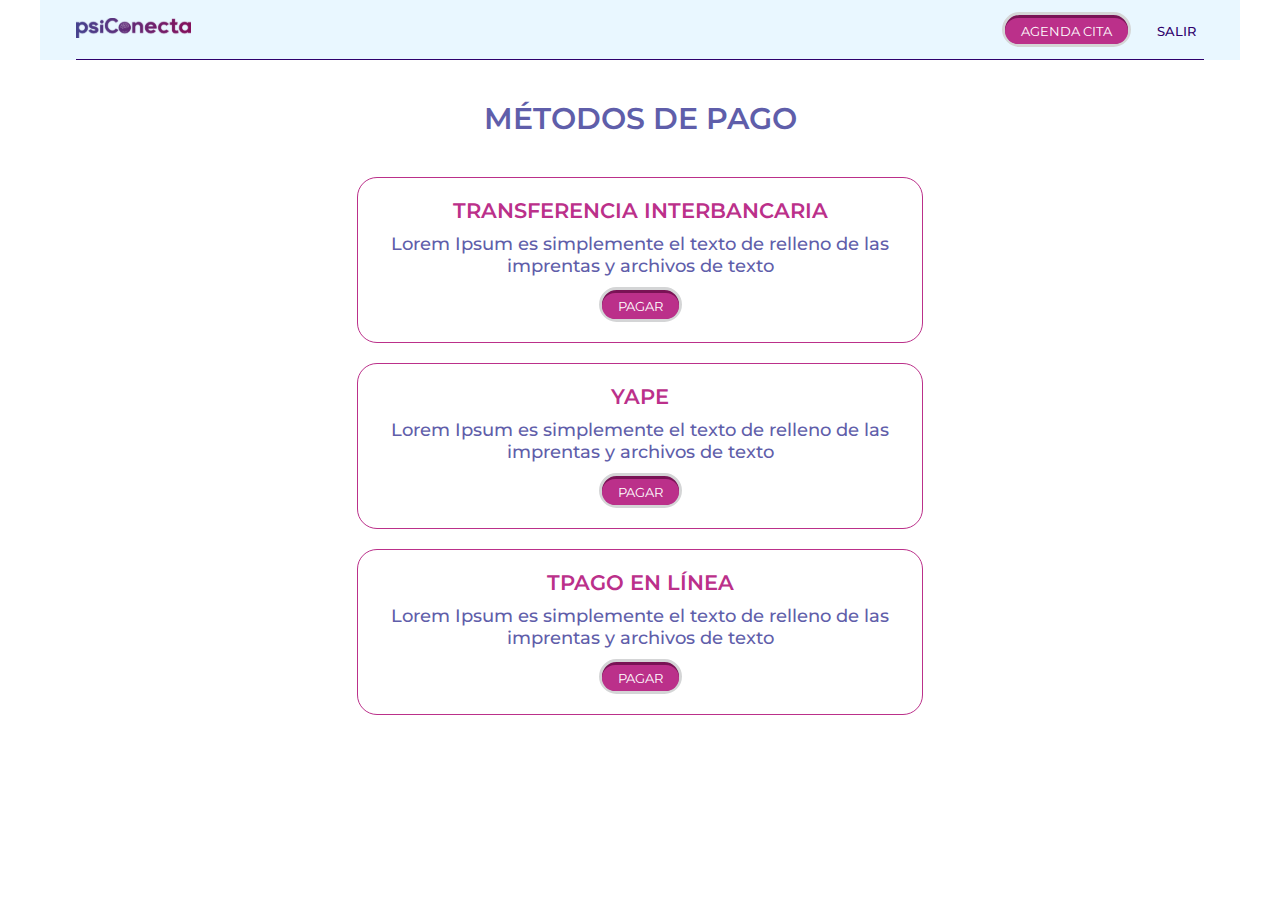
<file: pagos.html>
<!DOCTYPE html>
<html lang="en">

<head>
  <meta charset="UTF-8">
  <meta http-equiv="X-UA-Compatible" content="IE=edge">
  <meta name="viewport" content="width=device-width, initial-scale=1.0">
  <title>psiConecta</title>
  <link rel="stylesheet" href="assets/css/style.css">
  <link rel="stylesheet" href="assets/css/swiper-bundle.min.css">
  <script src="https://ajax.googleapis.com/ajax/libs/jquery/2.1.4/jquery.min.js"></script>
  <script type="text/javascript" src="assets/js/javascript.js"></script>
  <script type="text/javascript" src="assets/js/swiper-bundle.min.js"></script>
</head>

<body>

  <section class="row --soft">
    <header class="header">
      <div class="header__container">
        <div class="header__leftcol">
          <a href="index.html">
            <img class="header__logo" src="assets/img/logo.svg" alt="psiConecta" title="psiConecta">
          </a>
        </div>
        <nav class="header__rightcol">
          <ul class="header__link">
            <li><a href="agenda.html" class="btn-primary"><span>Agenda Cita</span></a></li>
            <li><a href="#">Salir</a></li>
          </ul>
          <i class="menu"></i>
        </nav>
      </div>
    </header>
  </section>

  <section class="row content_step_title">
    <h1>MÉTODOS DE PAGO</h1>
  </section>

  <section class="row content_step_payment">

    <div class="block_payment">
      <h1>TRANSFERENCIA INTERBANCARIA</h1>
      <p>Lorem Ipsum es simplemente el texto de relleno de las imprentas y archivos de texto</p>
      <div>
        <a href="#" class="btn-primary"><span>PAGAR</span></a>
      </div>
    </div>

    <div class="block_payment">
      <h1>YAPE</h1>
      <p>Lorem Ipsum es simplemente el texto de relleno de las imprentas y archivos de texto</p>
      <div>
        <a href="#" class="btn-primary"><span>PAGAR</span></a>
      </div>
    </div>

    <div class="block_payment">
      <h1>TPAGO EN LÍNEA</h1>
      <p>Lorem Ipsum es simplemente el texto de relleno de las imprentas y archivos de texto</p>
      <div>
        <a href="#" class="btn-primary"><span>PAGAR</span></a>
      </div>
    </div>

  </section>

</body>

</html>
</file>
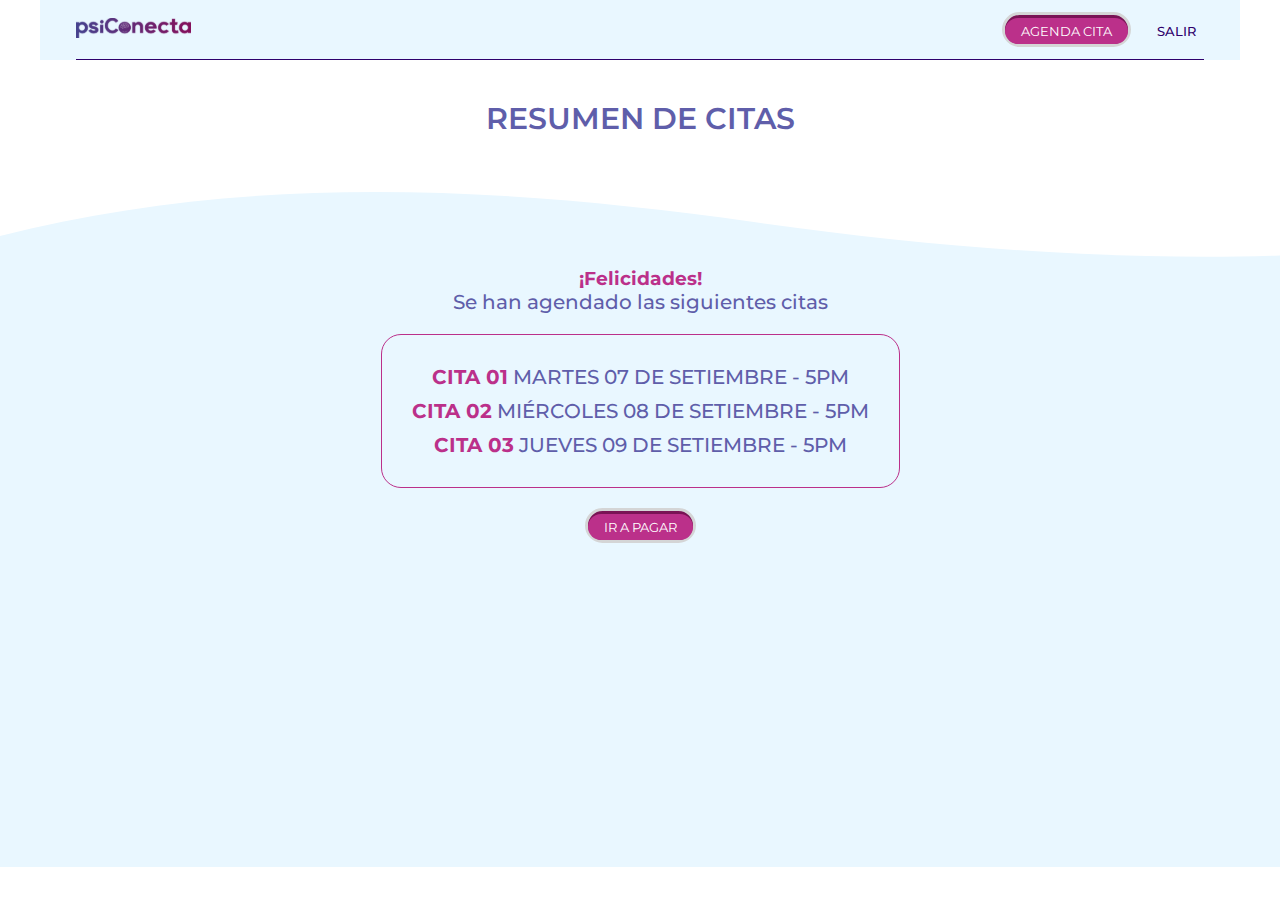
<file: resumen.html>
<!DOCTYPE html>
<html lang="en">

<head>
  <meta charset="UTF-8">
  <meta http-equiv="X-UA-Compatible" content="IE=edge">
  <meta name="viewport" content="width=device-width, initial-scale=1.0">
  <title>psiConecta</title>
  <link rel="stylesheet" href="assets/css/style.css">
  <link rel="stylesheet" href="assets/css/swiper-bundle.min.css">
  <script src="https://ajax.googleapis.com/ajax/libs/jquery/2.1.4/jquery.min.js"></script>
  <script type="text/javascript" src="assets/js/javascript.js"></script>
  <script type="text/javascript" src="assets/js/swiper-bundle.min.js"></script>
</head>

<body>

  <section class="row --soft">
    <header class="header">
      <div class="header__container">
        <div class="header__leftcol">
          <a href="index.html">
            <img class="header__logo" src="assets/img/logo.svg" alt="psiConecta" title="psiConecta">
          </a>
        </div>
        <nav class="header__rightcol">
          <ul class="header__link">
            <li><a href="agenda.html" class="btn-primary"><span>Agenda Cita</span></a></li>
            <li><a href="#">Salir</a></li>
          </ul>
          <i class="menu"></i>
        </nav>
      </div>
    </header>
  </section>

  <section class="row content_step_title">
    <h1>RESUMEN DE CITAS</h1>
  </section>

  <section class="content_step_body">
  </section>

  <section class="content_step_bodydata">
    <div class="row">
      <div class="resumen">
        <h3>¡Felicidades!</h3>
        <p>Se han agendado las siguientes citas</p>

        <div class="resumen__box">
          <div class="resumen__citas">
            <p><span>CITA 01</span> MARTES 07 DE SETIEMBRE - 5PM</p>
            <p><span>CITA 02</span> MIÉRCOLES 08 DE SETIEMBRE - 5PM</p>
            <p><span>CITA 03</span> JUEVES 09 DE SETIEMBRE - 5PM</p>
          </div>
          <a href="pagos.html" class="btn-primary"><span>IR A PAGAR</span></a>
        </div>
      </div>
    </div>
  </section>

</body>
</html>
</file>
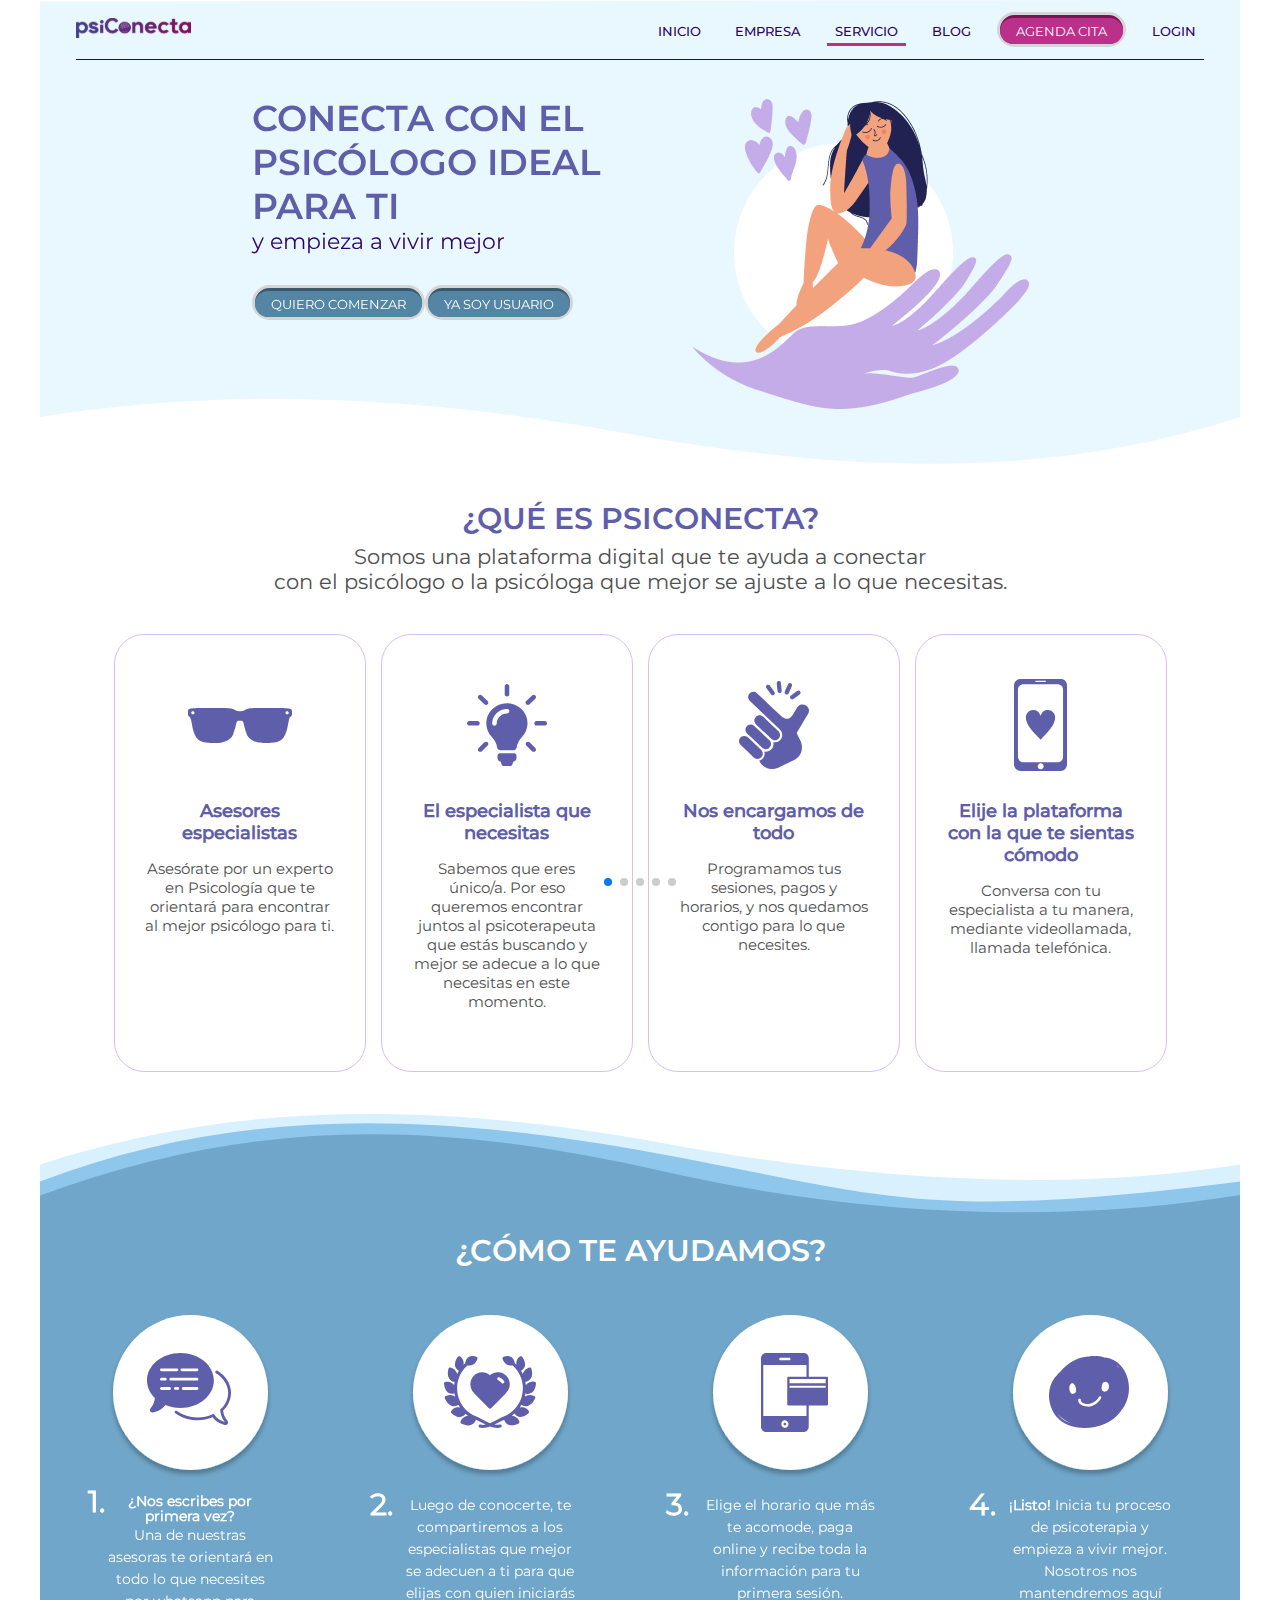
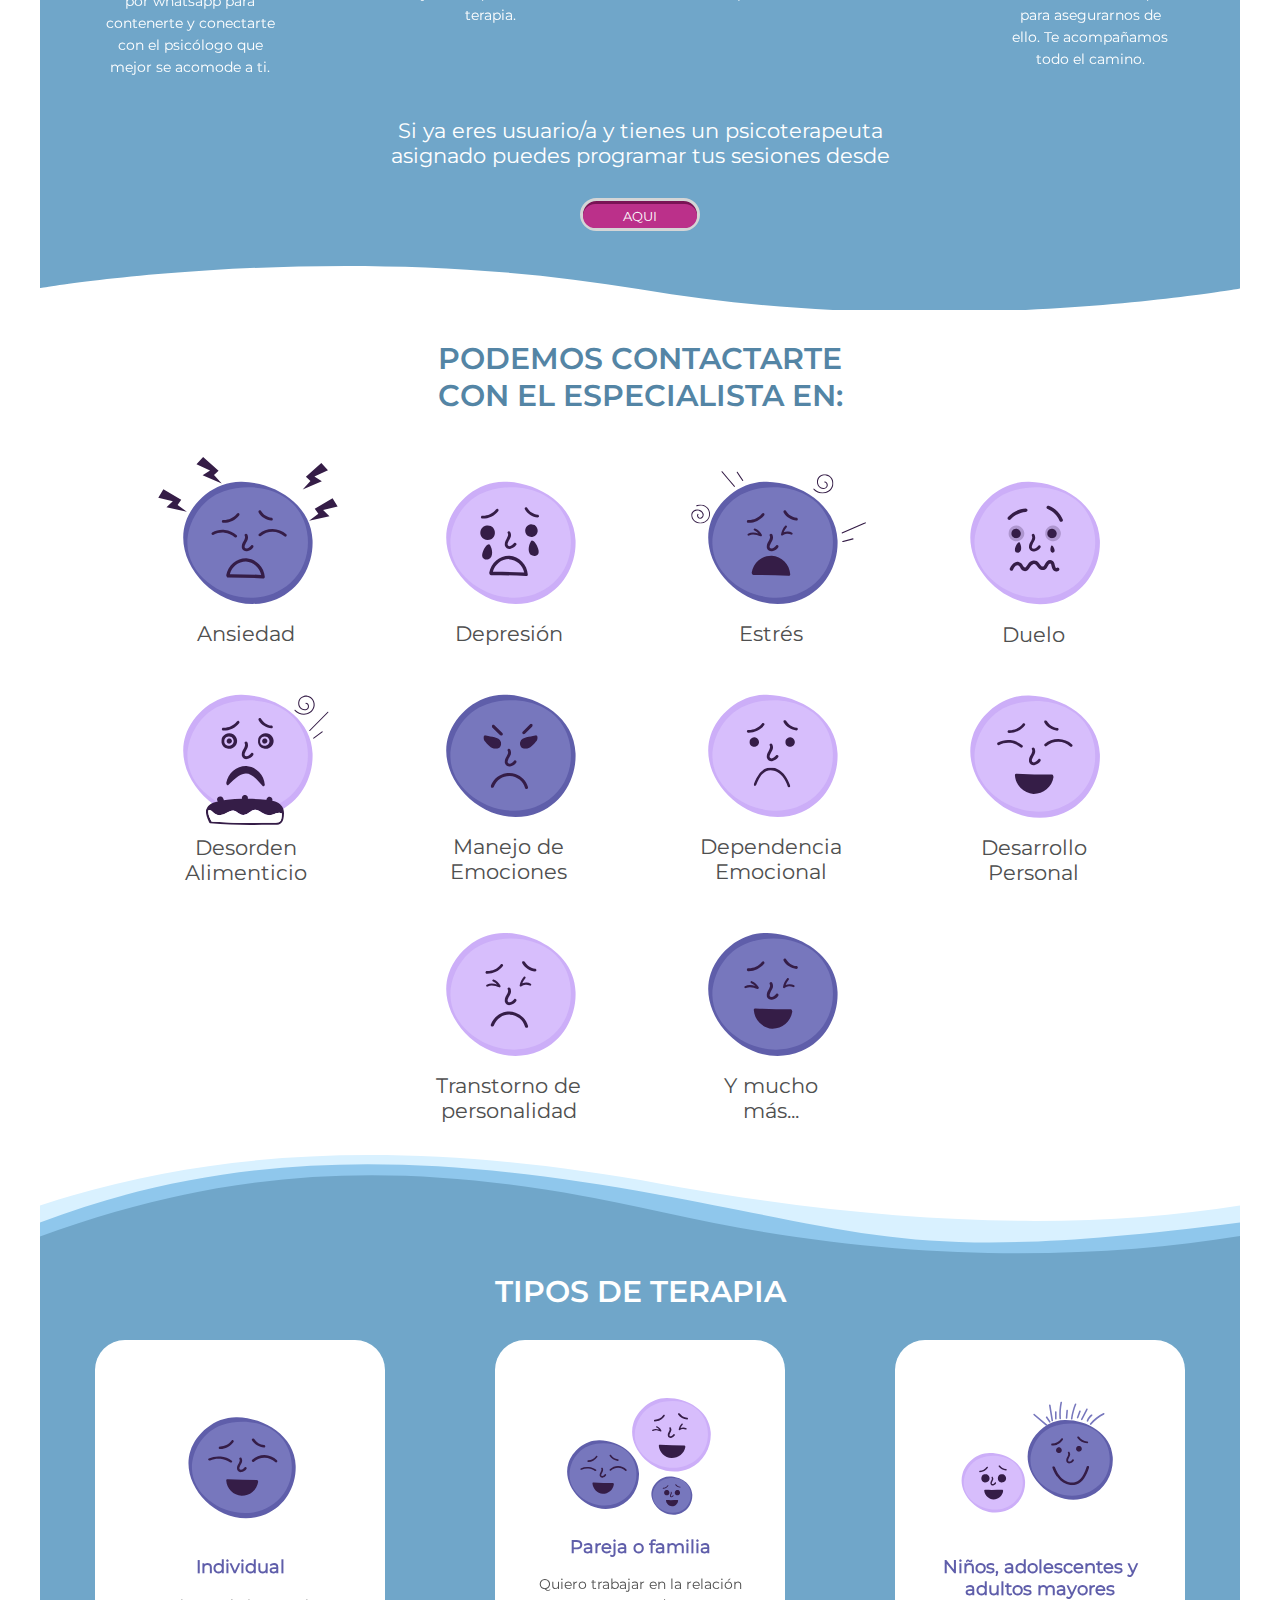
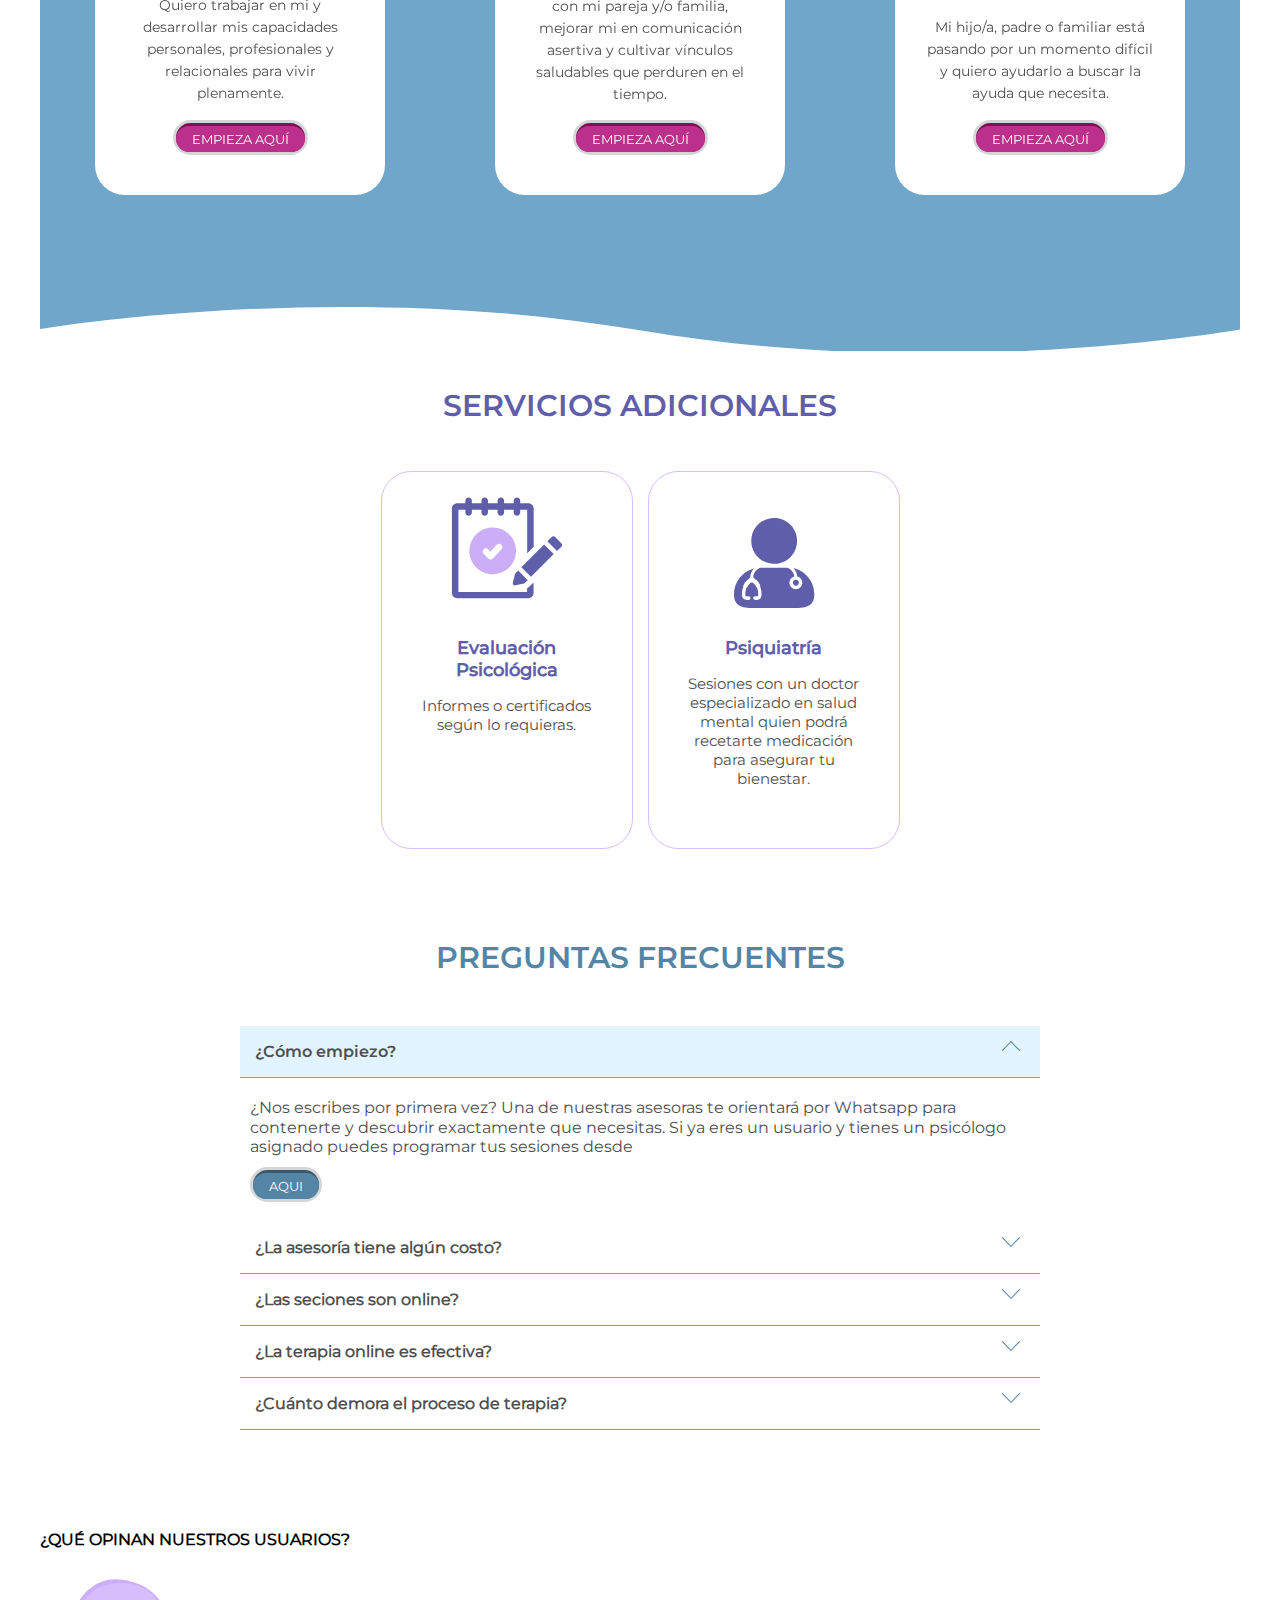
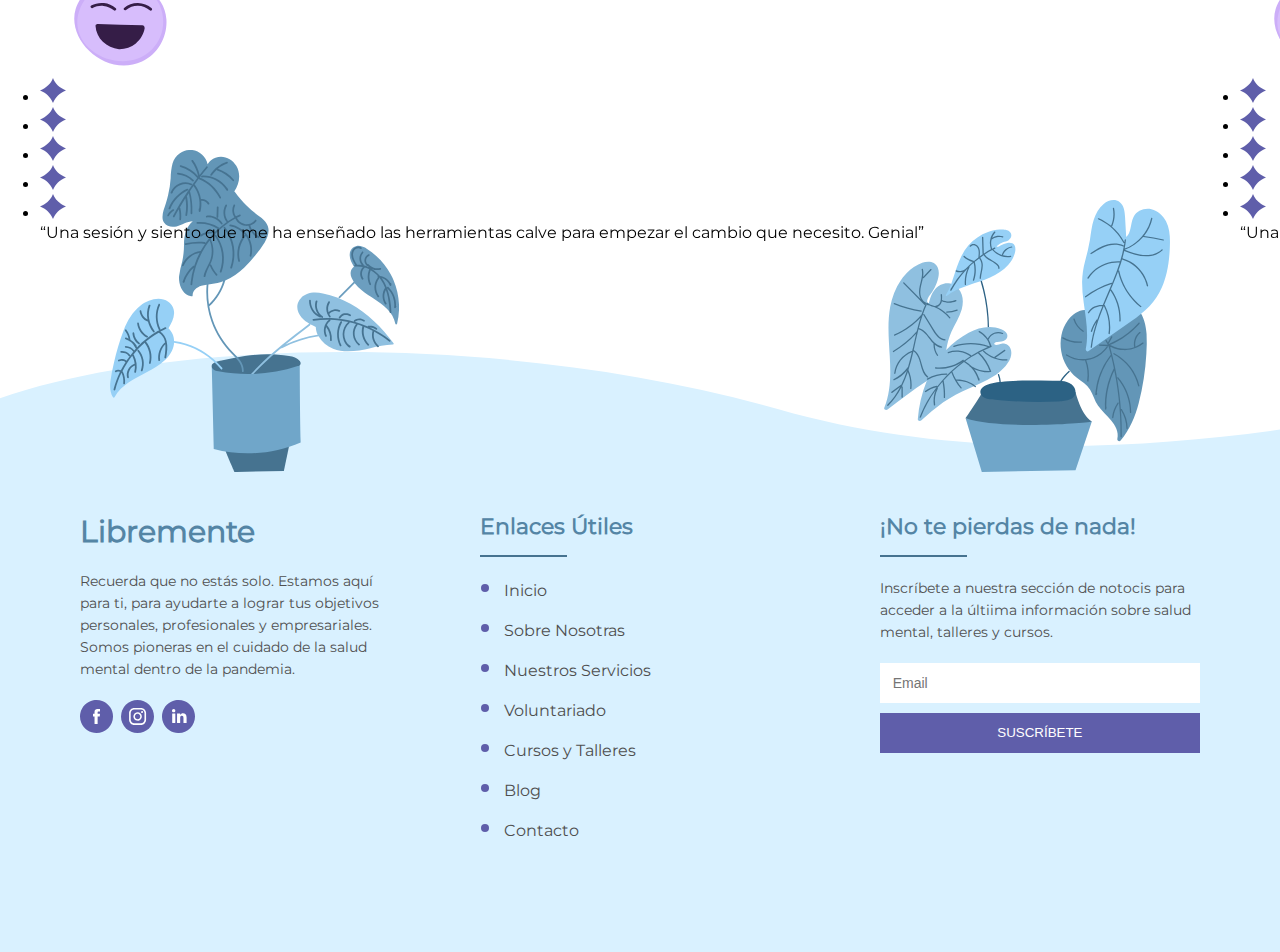
<file: servicio.html>
<!DOCTYPE html>
<html lang="en">
<head>
  <meta charset="UTF-8">
  <meta http-equiv="X-UA-Compatible" content="IE=edge">
  <meta name="viewport" content="width=device-width, initial-scale=1.0">
  <title>psiConecta</title>
  <link rel="stylesheet" href="assets/css/style.css">
  <link rel="stylesheet" href="assets/css/swiper-bundle.min.css">
  <script src="https://ajax.googleapis.com/ajax/libs/jquery/2.1.4/jquery.min.js"></script>
  <script type="text/javascript" src="assets/js/javascript.js"></script>
  <script type="text/javascript" src="assets/js/swiper-bundle.min.js"></script>
</head>
<body>

  <div class="content_modal">
    <div class="modal_window_bg"></div>
    <div class="modal_window">
      <div class="window_close"><img src="assets/img/close.svg" alt=""></div>
      <div class="window_colizq">
        <img src="assets/img/foto.svg" alt="">
      </div>
      <div class="window_colder">
        <div class="colder_logo"><img src="assets/img/logo.svg" alt=""></div>
        <div class="colder_name"><h6>ALVARO<br>BUSTAMANTE</h6></div>
        <div class="colder_charge"><h5>PSICOTERAPEUTA<br>PSICOANALÍTICO</h5></div>
        <div class="colder_description"><p>Lorem Ipsum es simplemente el texto de relleno de las imprentas y archivos de texto. Lorem Ipsum ha sido el texto de relleno estándar de las industrias desde el año 1500, cuando un impresor (N. del T. persona que se dedica a la imprenta) desconocido usó una galería de textos y los mezcló de tal manera que logró hacer un libro de textos especimen.</p></div>
        <div class="colder_block">
          <div class="colder_block__title">
            <img src="assets/img/tabla.svg" alt="">
            <span>Experiencia:</span>
          </div>
          <div class="colder_block__text"><p>Niños, adolescentes y adultos.</p></div>
        </div>
        <div class="colder_block">
          <div class="colder_block__title">
            <img src="assets/img/dolar.svg" alt="">
            <span>Costo:</span>
          </div>
          <div class="colder_block__text"><p>S/120 por consulta de 50 minutos.</p></div>
        </div>
      </div>
    </div>
  </div>


  <section class="row bg">
    <header class="header">
      <div class="header__container">
        <div class="header__leftcol">
          <a href="#">
            <img class="header__logo" src="assets/img/logo.svg" alt="psiConecta" title="psiConecta">
          </a>
        </div>
        <nav class="header__rightcol">
          <ul class="header__link">
            <li><a href="index.html">Inicio</a></li>
            <li><a href="empresa.html">Empresa</a></li>
            <li><a href="servicio.html" class="--active">Servicio</a></li>
            <li><a href="#">Blog</a></li>
            <li><a href="agenda.html" class="btn-primary"><span>Agenda Cita</span></a></li>
            <li><a href="#">Login</a></li>
          </ul>
          <i class="menu"></i>
        </nav>
      </div>
    </header>

    <section class="banner">
      <div class="swiper swiper-banner">
        <div class="swiper-wrapper">
          <div class="swiper-slide">
            <article>
              <div class="banner__info">
                <h2>Conecta con el psicólogo ideal para ti</h2>
                <p>y empieza a vivir mejor</p>

                <div class="banner__buttton">
                  <a href="#" class="btn-primary"><span>Quiero Comenzar</span></a>
                  <a href="#" class="btn-primary"><span>Ya soy Usuario</span></a>
                </div>
              </div>
              <div class="banner__image">
                <img src="assets/img/figure1.png">
              </div>
            </article>
          </div>
          <div class="swiper-slide">
            <article>
              <div class="banner__info">
                <h2>MERECES</h2>
                <p>UNA VIDA PLENA</p>

                <div class="banner__buttton">
                  <a href="#" class="btn-primary"><span>Quiero Comenzar</span></a>
                  <a href="#" class="btn-primary"><span>Ya soy Usuario</span></a>
                </div>
              </div>
              <div class="banner__image">
                <img src="assets/img/figure2.png">
              </div>
            </article>
          </div>

        </div>
      </div>
    </section>
  </section>


  <section class="row content_card">
    <h1>¿QUÉ ES PSICONECTA?</h1>
    <p>Somos una plataforma digital que te ayuda a conectar</p>
    <p>con el psicólogo o la psicóloga que mejor se ajuste a lo que necesitas.</p>

    <div class="cards">
      <article>
        <figure>
          <img src="assets/img/icon_glasses.svg">
        </figure>
        <h3>Asesores especialistas</h3>
        <p>Asesórate por un experto en Psicología que te orientará
          para encontrar al mejor psicólogo para ti.</p>
      </article>

      <article>
        <figure>
          <img src="assets/img/icon_focus.svg">
        </figure>
        <h3>El especialista que necesitas</h3>
        <p>Sabemos que eres único/a. Por eso queremos encontrar juntos
          al psicoterapeuta que estás buscando y mejor se adecue
          a lo que necesitas en este momento.</p>
      </article>

      <article>
        <figure>
          <img src="assets/img/icon_hand.svg">
        </figure>
        <h3>Nos encargamos de todo</h3>
        <p>Programamos tus sesiones, pagos
          y horarios, y nos quedamos contigo para lo que necesites.</p>
      </article>

      <article>
        <figure>
          <img src="assets/img/icon_phone.svg">
        </figure>
        <h3>Elije la plataforma con la que te sientas cómodo</h3>
        <p>Conversa con tu especialista
          a tu manera, mediante videollamada, llamada telefónica.</p>
      </article>
    </div>
  </section>


  <section class="row content_help --bg_ondas">
    <h1>¿CÓMO TE AYUDAMOS?</h1>
    <div class="swiper swiper-help">

      <div class="swiper-wrapper card_help">
        <div class="swiper-slide">
          <article>
            <figure>
              <img src="assets/img/circle_message.svg">
            </figure>
            <p class="card_help__one"><b>¿Nos escribes por primera vez?</b></p>
            <p>Una de nuestras asesoras te orientará en todo lo que necesites
            por whatsapp para contenerte y conectarte con el psicólogo que mejor se
            acomode a ti.</p>
          </article>
        </div>
        <div class="swiper-slide">
          <article>
            <figure>
              <img src="assets/img/circle_heart.svg">
            </figure>
            <p class="card_help__two">Luego de conocerte, te compartiremos
            a los especialistas que mejor se adecuen a ti para que elijas
            con quien iniciarás terapia.</p>
          </article>
        </div>
        <div class="swiper-slide">
          <article>
            <figure>
              <img src="assets/img/circle_diary.svg">
            </figure>
            <p class="card_help__tree">Elige el horario que más te acomode, paga online y recibe toda la
              información para tu primera sesión.</p>
          </article>
        </div>
        <div class="swiper-slide">
          <article>
            <figure>
              <img src="assets/img/circle_happy.svg">
            </figure>
            <p class="card_help__for"><b>¡Listo!</b> Inicia tu proceso de psicoterapia
            y empieza a vivir mejor. Nosotros
            nos mantendremos aquí para asegurarnos de ello.
            Te acompañamos todo el camino.</p>
          </article>
        </div>
      </div>

      <div class="swiper-pagination"></div>
    </div>

    <p class="tagline">
      Si ya eres usuario/a y tienes un psicoterapeuta asignado puedes programar tus sesiones desde
    </p>
    <p class="btn">
      <a href="#" class="btn-primary"><span>Aqui</span></a>
    </p>
  </section>

  <section class="row content_face">
    <h1>PODEMOS CONTACTARTE CON EL ESPECIALISTA EN:</h1>
    <section class="face">
      <article>
        <figure>
          <img src="assets/img/face_ansiedad.svg">
          <figcaption>Ansiedad</figcaption>
        </figure>
      </article>
      <article>
        <figure>
          <img src="assets/img/face_depresion.svg">
          <figcaption>Depresión</figcaption>
        </figure>
      </article>
      <article>
        <figure>
          <img src="assets/img/face_estres.svg">
          <figcaption>Estrés</figcaption>
        </figure>
      </article>
      <article>
        <figure>
          <img src="assets/img/face_duelo.svg">
          <figcaption>Duelo</figcaption>
        </figure>
      </article>
      <article>
        <figure>
          <img src="assets/img/face_desorden.svg">
          <figcaption>Desorden Alimenticio</figcaption>
        </figure>
      </article>
      <article>
        <figure>
          <img src="assets/img/face_emociones.svg">
          <figcaption>Manejo de Emociones</figcaption>
        </figure>
      </article>
      <article>
        <figure>
          <img src="assets/img/face_emocional.svg">
          <figcaption>Dependencia Emocional</figcaption>
        </figure>
      </article>
      <article>
        <figure>
          <img src="assets/img/face_personal.svg">
          <figcaption>Desarrollo Personal</figcaption>
        </figure>
      </article>
      <article class="__second_position">
        <figure>
          <img src="assets/img/face_transtorno.svg">
          <figcaption>Transtorno de personalidad</figcaption>
        </figure>
      </article>
      <article>
        <figure>
          <img src="assets/img/face_mucho_mas.svg">
          <figcaption>Y mucho más...</figcaption>
        </figure>
      </article>

    </section>

  </section>

  <section class="row content_therapy --bg_ondas">
    <h1>TIPOS DE TERAPIA</h1>
    <div class="swiper mySwiper-winter-therapy">
      <!-- card_therapy -->
      <div class="swiper-wrapper card_therapy">
        <div class="swiper-slide">
          <article>
            <figure>
              <img src="assets/img/terapia_individual.svg">
            </figure>
            <h2>Individual</h2>
            <p>Quiero trabajar en mi y desarrollar
            mis capacidades personales, profesionales y relacionales para vivir plenamente.</p>
            <div class="btn">
              <a href="#" class="btn-primary"><span>Empieza Aquí</span></a>
            </div>
          </article>
        </div>
        <div class="swiper-slide">
          <article>
            <figure>
              <img src="assets/img/terapia_paeja.svg">
            </figure>
            <h2>Pareja o familia</h2>
            <p>Quiero trabajar en la relación con mi pareja y/o familia, mejorar mi en comunicación asertiva y cultivar vínculos
            saludables que perduren en el tiempo.</p>
            <div class="btn">
              <a href="#" class="btn-primary"><span>Empieza Aquí</span></a>
            </div>
          </article>
        </div>
        <div class="swiper-slide">
          <article>
            <figure>
              <img src="assets/img/terapia_ninos.svg">
            </figure>
            <h2>Niños, adolescentes y adultos mayores</h2>
            <p>Mi hijo/a, padre o familiar está pasando por un momento difícil
            y quiero ayudarlo a buscar la ayuda que necesita.</p>
            <div class="btn">
              <a href="#" class="btn-primary"><span>Empieza Aquí</span></a>
            </div>
          </article>
        </div>
      </div>
  </section>


  <section class="row content_card">
    <h1>SERVICIOS ADICIONALES</h1>
    <p></p>
    <p></p>

    <div class="cards">
      <article>
        <figure>
          <img src="assets/img/sesrvicios-libreta.svg">
        </figure>
        <h3>Evaluación Psicológica</h3>
        <p>Informes o certificados según lo requieras.</p>
      </article>

      <article>
        <figure>
          <img src="assets/img/servicios-doctor.svg">
        </figure>
        <h3>Psiquiatría</h3>
        <p>Sesiones con un doctor especializado en salud mental quien podrá recetarte medicación para asegurar tu bienestar.</p>
      </article>
    </div>
  </section>


  <section class="row content_faqs">
    <div class="faqs__title">
      <h3>PREGUNTAS FRECUENTES</h3>
    </div>
    <div class="faqs__content_list">
      <ul class="faqs__list">
        <li class="--active">
          <div id="toggletitle" class="faqs__title">
            <h6>¿Cómo empiezo?</h6>
          </div>
          <div class="faqs__text">
            <p>¿Nos escribes por primera vez? Una de nuestras asesoras te orientará por Whatsapp  para contenerte y descubrir exactamente que necesitas. Si ya eres un usuario y tienes un psicólogo asignado puedes programar tus sesiones desde</p>
            <div class="btn">
              <a href="#" class="btn-primary"><span>Aqui</span></a>
            </div>
          </div>
        </li>
        <li>
          <div class="faqs__title">
            <h6>¿La asesoría tiene algún costo?</h6>
          </div>
          <div class="faqs__text">
            <p>¿Nos escribes por primera vez? Una de nuestras asesoras te orientará por Whatsapp  para contenerte y descubrir exactamente que necesitas. Si ya eres un usuario y tienes un psicólogo asignado puedes programar tus sesiones desde</p>
          </div>
        </li>
        <li>
          <div class="faqs__title">
            <h6>¿Las seciones son online?</h6>
          </div>
          <div class="faqs__text">
            <p>¿Nos escribes por primera vez? Una de nuestras asesoras te orientará por Whatsapp  para contenerte y descubrir exactamente que necesitas. Si ya eres un usuario y tienes un psicólogo asignado puedes programar tus sesiones desde</p>
          </div>
        </li>
        <li>
          <div class="faqs__title">
            <h6>¿La terapia online es efectiva?</h6>
          </div>
          <div class="faqs__text">
            <p>¿Nos escribes por primera vez? Una de nuestras asesoras te orientará por Whatsapp  para contenerte y descubrir exactamente que necesitas. Si ya eres un usuario y tienes un psicólogo asignado puedes programar tus sesiones desde</p>
          </div>
        </li>
        <li>
          <div class="faqs__title">
            <h6>¿Cuánto demora el proceso de terapia?</h6>
          </div>
          <div class="faqs__text">
            <p>¿Nos escribes por primera vez? Una de nuestras asesoras te orientará por Whatsapp  para contenerte y descubrir exactamente que necesitas. Si ya eres un usuario y tienes un psicólogo asignado puedes programar tus sesiones desde</p>
          </div>
        </li>
      </ul>
    </div>
  </section>


  <section class="row content_comments">
    <h4>¿QUÉ OPINAN NUESTROS USUARIOS?</h4>
    <div class="comments__carrousel">

        <div class="swiper mySwiper-winter">
          <div class="swiper-wrapper">
            <div class="swiper-slide">
                <div class="carrousel__container">
                  <div class="carrousel__face">
                    <img src="assets/img/comments_face.svg" alt="">
                  </div>
                  <div class="carrousel__bullets">
                    <ul>
                      <li class="--active"><img src="assets/img/comments_diamond.svg" alt=""></li>
                      <li class="--active"><img src="assets/img/comments_diamond.svg" alt=""></li>
                      <li><img src="assets/img/comments_diamond.svg" alt=""></li>
                      <li><img src="assets/img/comments_diamond.svg" alt=""></li>
                      <li><img src="assets/img/comments_diamond.svg" alt=""></li>
                    </ul>
                  </div>
                  <p class="carrousel__text">“Una sesión y siento que me ha enseñado las herramientas
                      calve para empezar el cambio que necesito. Genial”</p>
                </div>
            </div>
            <div class="swiper-slide">
                <div class="carrousel__container">
                  <div class="carrousel__face">
                    <img src="assets/img/comments_face.svg" alt="">
                  </div>
                  <div class="carrousel__bullets">
                    <ul>
                      <li><img src="assets/img/comments_diamond.svg" alt=""></li>
                      <li><img src="assets/img/comments_diamond.svg" alt=""></li>
                      <li><img src="assets/img/comments_diamond.svg" alt=""></li>
                      <li><img src="assets/img/comments_diamond.svg" alt=""></li>
                      <li><img src="assets/img/comments_diamond.svg" alt=""></li>
                    </ul>
                  </div>
                  <p class="carrousel__text">“Una sesión y siento que me ha enseñado las herramientas
                    calve para empezar el cambio que necesito. Genial”</p>
                </div>
            </div>
            <div class="swiper-slide">
                <div class="carrousel__container">
                  <div class="carrousel__face">
                    <img src="assets/img/comments_face.svg" alt="">
                  </div>
                  <div class="carrousel__bullets">
                    <ul>
                      <li><img src="assets/img/comments_diamond.svg" alt=""></li>
                      <li><img src="assets/img/comments_diamond.svg" alt=""></li>
                      <li><img src="assets/img/comments_diamond.svg" alt=""></li>
                      <li><img src="assets/img/comments_diamond.svg" alt=""></li>
                      <li><img src="assets/img/comments_diamond.svg" alt=""></li>
                    </ul>
                  </div>
                  <p class="carrousel__text">“Una sesión y siento que me ha enseñado las herramientas
                    calve para empezar el cambio que necesito. Genial”</p>
                </div>
            </div>
            <div class="swiper-slide">
                <div class="carrousel__container">
                  <div class="carrousel__face">
                    <img src="assets/img/comments_face.svg" alt="">
                  </div>
                  <div class="carrousel__bullets">
                    <ul>
                      <li><img src="assets/img/comments_diamond.svg" alt=""></li>
                      <li><img src="assets/img/comments_diamond.svg" alt=""></li>
                      <li><img src="assets/img/comments_diamond.svg" alt=""></li>
                      <li><img src="assets/img/comments_diamond.svg" alt=""></li>
                      <li><img src="assets/img/comments_diamond.svg" alt=""></li>
                    </ul>
                  </div>
                  <p class="carrousel__text">“Una sesión y siento que me ha enseñado las herramientas
                    calve para empezar el cambio que necesito. Genial”</p>
                </div>
            </div>
            <div class="swiper-slide">
                <div class="carrousel__container">
                  <div class="carrousel__face">
                    <img src="assets/img/comments_face.svg" alt="">
                  </div>
                  <div class="carrousel__bullets">
                    <ul>
                      <li><img src="assets/img/comments_diamond.svg" alt=""></li>
                      <li><img src="assets/img/comments_diamond.svg" alt=""></li>
                      <li><img src="assets/img/comments_diamond.svg" alt=""></li>
                      <li><img src="assets/img/comments_diamond.svg" alt=""></li>
                      <li><img src="assets/img/comments_diamond.svg" alt=""></li>
                    </ul>
                  </div>
                  <p class="carrousel__text">“Una sesión y siento que me ha enseñado las herramientas
                    calve para empezar el cambio que necesito. Genial”</p>
                </div>
            </div>
          </div>
          <!--
          <div class="swiper-button-next"></div>
          <div class="swiper-button-prev"></div>
          -->
          <div class="swiper-pagination"></div>
        </div>

    </div>
  </section>


  <section class="row content_plants">
    <img class="plants_left"  src="assets/img/planta1.svg" alt="">
    <img class="plants_right" src="assets/img/planta2.svg" alt="">
  </section>


  <footer>
    <div class="row footer__bg">

      <div class="footer__content">

          <div class="footer__col footer__content_logo">
            <div class="footer__datacol0">
              <img class="footer__logo" src="assets/img/logo.svg" alt="psiConecta" title="psiConecta">
            </div>
          </div>

          <div class="footer__col">
            <div class="footer__datacol1">
              <h4>Libremente</h4>
              <p class="">Recuerda que no estás solo. Estamos aquí para ti, para ayudarte a lograr tus objetivos personales, profesionales y empresariales. Somos pioneras en el cuidado de la salud mental dentro de la pandemia.</p>
              <ul class="footer__social">
                <li><a href="#"><img src="assets/img/facebook.svg"></a></li>
                <li><a href="#"><img src="assets/img/instagram.svg"></a></li>
                <li><a href="#"><img src="assets/img/linkedin.svg"></a></li>
              </ul>
            </div>
          </div>

          <div class="footer__col">
            <div class="footer__datacol2">
              <h5>Enlaces Útiles</h5>
              <hr class="footer__col_line">
              <ul class="footer__sitemap">
                <li><a href="#">Inicio</a></li>
                <li><a href="#">Sobre Nosotras</a></li>
                <li><a href="#">Nuestros Servicios</a></li>
                <li><a href="#">Voluntariado</a></li>
                <li><a href="#">Cursos y Talleres</a></li>
                <li><a href="#">Blog</a></li>
                <li><a href="#">Contacto</a></li>
              </ul>
            </div>
          </div>

          <div class="footer__col">
            <div class="footer__datacol3">
              <h5>¡No te pierdas de nada!</h5>
              <hr class="footer__col_line">
              <p class="">Inscríbete a nuestra sección de notocis para acceder a la últiima información sobre salud mental, talleres y cursos.</p>
              <form action="">
                <input type="text" value="" placeholder="Email">
                <input type="submit" value="SUSCRÍBETE">
              </form>
            </div>
          </div>

      </div>

    </div>
  </footer>

</body>
</html>
</file>
<file: assets/css/style.css>
body {
  padding: 0%;
  margin: 0%;
  font-family: "Montserrat-Regular"; }

*, figure, img {
  margin: 0;
  padding: 0; }

.row {
  margin: 0 auto;
  width: 1200px; }
  @media screen and (max-width: 1200px) {
    .row {
      width: 100%; } }

.--soft {
  background: #E9F7FF; }

h1 {
  font-family: "Montserrat-SemiBold"; }

.btn {
  display: flex; }

a.btn-primary {
  display: flex;
  background: #791355;
  border-radius: 20px;
  border: solid 3px #D4D5D6;
  padding: 3px 0px 0px 0px !important;
  text-decoration: none;
  text-transform: uppercase; }
  a.btn-primary span {
    padding: 5px 16px 5px 16px;
    border-radius: 20px;
    background: #BB308A;
    color: #FFF;
    width: 100%;
    text-align: center;
    font-family: "Montserrat-Regular";
    font-size: 13px; }
  a.btn-primary:hover {
    border: solid 3px #D4D5D6 !important; }

.btn-segundary {
  display: flex;
  background: #3C596C;
  border-radius: 20px;
  border: solid 3px #D4D5D6;
  padding: 3px 0px 0px 0px !important;
  text-decoration: none;
  text-transform: uppercase; }
  .btn-segundary span {
    padding: 5px 16px 5px 16px;
    border-radius: 20px;
    background: #5485A5;
    color: #FFF;
    width: 100%;
    text-align: center;
    font-family: "Montserrat-Regular";
    font-size: 13px; }
  .btn-segundary:hover {
    border: solid 3px #D4D5D6 !important; }

@font-face {
  font-family: 'Montserrat-SemiBold';
  src: url("../fonts/static/Montserrat-SemiBold.ttf");
  font-weight: normal;
  font-style: normal; }
@font-face {
  font-family: 'Montserrat-Regular';
  src: url("../fonts/static/Montserrat-Regular.ttf");
  font-weight: normal;
  font-style: normal; }
@font-face {
  font-family: 'Montserrat-Medium';
  src: url("../fonts/static/Montserrat-Medium.ttf");
  font-weight: normal;
  font-style: normal; }
@font-face {
  font-family: 'Montserrat-Regular';
  src: url("../fonts/static/Montserrat-Regular.ttf");
  font-weight: normal;
  font-style: normal; }
@font-face {
  font-family: 'Montserrat-Bold';
  src: url("../fonts/static/Montserrat-Bold.ttf");
  font-weight: normal;
  font-style: normal; }
.content_modal {
  display: none;
  position: fixed;
  width: 100vw;
  height: 100vh;
  z-index: 999999; }
  @media screen and (max-width: 480px) {
    .content_modal {
      height: 100%; } }
  .content_modal .modal_window_bg {
    background: #000;
    opacity: 0.6;
    position: fixed;
    width: 100vw;
    height: 100vh;
    z-index: 12; }
  .content_modal .modal_window {
    background: #fff;
    width: 800px;
    height: auto;
    z-index: 13;
    border-radius: 10px;
    display: flex;
    padding: 10px 20px;
    position: relative; }
    @media screen and (max-width: 480px) {
      .content_modal .modal_window {
        flex-direction: column;
        width: 100%;
        height: 90%;
        overflow-y: auto;
        margin: 4%; } }
    .content_modal .modal_window .window_close {
      position: absolute;
      right: 20px;
      top: 20px;
      cursor: pointer; }
    .content_modal .modal_window .window_colizq {
      width: 50%;
      display: flex;
      justify-content: flex-start; }
      @media screen and (max-width: 480px) {
        .content_modal .modal_window .window_colizq {
          width: 100%;
          order: 2; } }
      .content_modal .modal_window .window_colizq img {
        height: 600px; }
        @media screen and (max-width: 480px) {
          .content_modal .modal_window .window_colizq img {
            width: 100%; } }
    .content_modal .modal_window .window_colder {
      width: 40%; }
      .content_modal .modal_window .window_colder .colder_logo {
        margin: 15px 0; }
      .content_modal .modal_window .window_colder .colder_name h6 {
        color: #5F5EAA;
        font-size: 30px;
        font-weight: 700px;
        line-height: 36.57px;
        font-family: "Montserrat-Bold"; }
      .content_modal .modal_window .window_colder .colder_charge h5 {
        color: #5F5EAA;
        font-size: 20px;
        margin: 7px 0 10px 0;
        font-family: "Montserrat-Medium"; }
      .content_modal .modal_window .window_colder .colder_description {
        color: #4F4F4F;
        font-weight: 400;
        font-size: 16px;
        line-height: 19px;
        letter-spacing: -0.02em;
        margin: 0 0 18px 0; }
      .content_modal .modal_window .window_colder .colder_block .colder_block__title {
        display: flex;
        align-items: center; }
        .content_modal .modal_window .window_colder .colder_block .colder_block__title img {
          margin: 0 8px 0 0;
          width: 19px;
          height: 24px; }
        .content_modal .modal_window .window_colder .colder_block .colder_block__title span {
          font-weight: 500;
          font-size: 20px;
          line-height: 27px;
          color: #5F5EAA; }
      .content_modal .modal_window .window_colder .colder_block .colder_block__text {
        margin: 6px 0 18px 0; }
        .content_modal .modal_window .window_colder .colder_block .colder_block__text p {
          font-weight: 400;
          font-size: 16px;
          line-height: 19px;
          letter-spacing: -0.02em;
          color: #4F4F4F; }
      @media screen and (max-width: 480px) {
        .content_modal .modal_window .window_colder {
          width: 100%;
          order: 1; } }

.content_modal.--active {
  top: 0;
  display: flex;
  justify-content: center;
  align-items: center; }

.content_card {
  margin-top: 30px;
  text-align: center; }
  @media screen and (max-width: 992px) {
    .content_card {
      width: 90%; } }
  @media screen and (max-width: 768px) {
    .content_card {
      width: 90%; } }
  .content_card h1 {
    font-size: 30px;
    line-height: 50px;
    color: #5F5EAA;
    font-family: "Montserrat-SemiBold"; }
    @media screen and (max-width: 768px) {
      .content_card h1 {
        font-size: 20px; } }
  .content_card p {
    font-size: 21px;
    color: #4F4F4F; }
    @media screen and (max-width: 768px) {
      .content_card p {
        font-size: 16px; } }
  .content_card p.space_p {
    color: #4F4F4F;
    margin: 2% 10% 6% 10%; }
  .content_card .cards {
    display: flex;
    margin-top: 40px;
    margin-bottom: 40px;
    justify-content: center;
    gap: 15px; }
    @media screen and (max-width: 768px) {
      .content_card .cards {
        flex-direction: column;
        align-items: center;
        gap: 16px; } }
    .content_card .cards article {
      display: flex;
      flex-direction: column;
      border: solid 1px #D7BDFC;
      border-radius: 30px;
      width: 190px;
      padding: 30px 30px 60px 30px;
      text-align: center; }
      @media screen and (max-width: 1200px) {
        .content_card .cards article {
          width: 190px;
          padding: 30px 20px 30px 20px; } }
      @media screen and (max-width: 992px) {
        .content_card .cards article {
          width: 190px;
          padding: 20px 10px 25px 10px; } }
      @media screen and (max-width: 480px) {
        .content_card .cards article {
          width: 94%; } }
      .content_card .cards article figure {
        height: 120px;
        display: flex;
        align-items: center;
        justify-content: center; }
        @media screen and (max-width: 992px) {
          .content_card .cards article figure {
            height: 100px; } }
      .content_card .cards article h3 {
        font-family: "Montserrat-Medium";
        font-size: 18px;
        color: #5F5EAA;
        margin: 15px 0px; }
      .content_card .cards article p {
        color: #4F4F4F;
        font-size: 15px; }
        @media screen and (max-width: 480px) {
          .content_card .cards article p {
            margin: 0 30px; } }
      .content_card .cards article img {
        object-fit: contain; }

.content_help {
  overflow: hidden;
  position: relative; }
  .content_help .swiper {
    width: 100%; }
  .content_help p.tagline {
    color: #FFF;
    font-size: 21px;
    text-align: center;
    width: 500px;
    margin: auto; }
    @media screen and (max-width: 480px) {
      .content_help p.tagline {
        width: 96%;
        margin: 40px auto 0 auto; } }
  .content_help p.btn {
    text-align: center;
    margin-top: 30px; }
    .content_help p.btn a.btn-primary {
      text-align: center;
      margin: auto; }
      .content_help p.btn a.btn-primary span {
        padding: 4px 40px 4px 40px; }
  .content_help .card_help article {
    display: flex;
    flex-direction: column;
    border-radius: 30px;
    width: 170px;
    padding: 30px 30px 40px 30px;
    text-align: center;
    margin: auto; }
    @media screen and (max-width: 480px) {
      .content_help .card_help article {
        width: 70%;
        padding: 30px 30px 20px 30px; } }
    .content_help .card_help article figure {
      height: 195px;
      display: flex;
      align-items: center;
      justify-content: center; }
    .content_help .card_help article p {
      color: #FFF;
      font-size: 14px;
      line-height: 22px; }
      @media screen and (max-width: 480px) {
        .content_help .card_help article p {
          font-size: 16px; } }
    .content_help .card_help article p.card_help__one:before, .content_help .card_help article p.card_help__two:before, .content_help .card_help article p.card_help__tree:before, .content_help .card_help article p.card_help__for:before {
      font-size: 30px;
      font-weight: bold;
      position: absolute;
      margin-left: -40px; }
    .content_help .card_help article p.card_help__one {
      line-height: 15px; }
      .content_help .card_help article p.card_help__one:before {
        content: "1."; }
      @media screen and (max-width: 480px) {
        .content_help .card_help article p.card_help__one {
          font-size: 20px;
          line-height: 23px; } }
    .content_help .card_help article p.card_help__two:before {
      content: "2."; }
    .content_help .card_help article p.card_help__tree:before {
      content: "3."; }
    .content_help .card_help article p.card_help__for:before {
      content: "4."; }
  .content_help h1 {
    font-size: 30px;
    color: #FFF;
    text-align: center;
    font-family: "Montserrat-SemiBold"; }
    @media screen and (max-width: 480px) {
      .content_help h1 {
        font-size: 20px; } }
  .content_help .swiper-help .swiper-pagination-bullets {
    display: none; }
    @media screen and (max-width: 1200px) {
      .content_help .swiper-help .swiper-pagination-bullets {
        display: block;
        bottom: 210px; } }
    @media screen and (max-width: 480px) {
      .content_help .swiper-help .swiper-pagination-bullets {
        display: block;
        bottom: auto; } }

.content_therapy {
  overflow: hidden;
  position: relative; }
  @media screen and (max-width: 992px) {
    .content_therapy .content_swiper_therapy {
      width: 90%;
      margin: auto; } }
  @media screen and (max-width: 480px) {
    .content_therapy .content_swiper_therapy {
      height: 476px; } }
  .content_therapy .content_swiper_therapy .mySwiper-winter-therapy .swiper-pagination {
    display: none;
    bottom: 100px; }
    @media screen and (max-width: 480px) {
      .content_therapy .content_swiper_therapy .mySwiper-winter-therapy .swiper-pagination {
        display: block;
        bottom: 0; } }
  .content_therapy h1 {
    font-size: 30px;
    color: #FFF;
    text-align: center; }
    @media screen and (max-width: 480px) {
      .content_therapy h1 {
        font-size: 20px; } }
  .content_therapy .swiper-slide {
    justify-content: center;
    display: flex; }
  .content_therapy .card_therapy {
    margin-top: 30px; }
    .content_therapy .card_therapy article {
      display: flex;
      flex-direction: column;
      justify-content: space-between;
      border-radius: 30px;
      width: 230px;
      height: 385px;
      padding: 30px 30px 40px 30px;
      text-align: center;
      background: #FFF;
      gap: 15px; }
      @media screen and (max-width: 992px) {
        .content_therapy .card_therapy article {
          padding: 25px 15px; } }
      @media screen and (max-width: 885px) {
        .content_therapy .card_therapy article {
          width: 200px; } }
      @media screen and (max-width: 768px) {
        .content_therapy .card_therapy article {
          width: 230px; } }
      @media screen and (max-width: 576px) {
        .content_therapy .card_therapy article {
          padding: 24px; } }
      @media screen and (max-width: 480px) {
        .content_therapy .card_therapy article {
          width: 60%; } }
      .content_therapy .card_therapy article figure {
        height: 170px;
        display: flex;
        align-items: center;
        justify-content: center; }
      .content_therapy .card_therapy article h2 {
        color: #5F5EAA;
        font-size: 18px; }
      .content_therapy .card_therapy article p {
        color: #4F4F4F;
        font-size: 14px;
        line-height: 22px; }
      .content_therapy .card_therapy article .btn {
        justify-content: center; }

.bg {
  margin: 0 auto;
  background-image: url(../img/ondas.svg);
  background-repeat: repeat-x;
  height: 464px; }
  @media screen and (max-width: 768px) {
    .bg {
      height: 651px; } }
  @media screen and (max-width: 480px) {
    .bg {
      height: fit-content;
      background-image: url(../img/banner-bg.svg); } }

.header {
  display: flex;
  width: 94%;
  height: 60px;
  margin: 0 auto; }

.header__container {
  display: flex;
  width: 100%;
  align-items: center;
  justify-content: space-between;
  border-bottom: solid 1px #2E006C; }
  @media screen and (max-width: 768px) {
    .header__container {
      border-bottom: none; } }

nav.header__rightcol {
  z-index: 99999 !important; }
  @media screen and (max-width: 768px) {
    nav.header__rightcol {
      width: 100%;
      position: absolute;
      left: 0;
      top: 0;
      background: #70A6C9;
      margin-top: 58px; }
      nav.header__rightcol ul.header__link {
        display: none;
        position: relative;
        z-index: 999; }
      nav.header__rightcol .menu {
        content: "";
        width: 28px;
        height: 23px;
        top: -40px;
        right: 20px;
        position: absolute;
        cursor: pointer;
        background: url("../img/menu.svg"); } }

nav.--active:after {
  background: url("../img/close.svg"); }
nav.--active ul.header__link {
  display: flex; }

ul.header__link {
  list-style: none;
  display: flex;
  margin: 0;
  padding: 0;
  gap: 18px;
  align-items: baseline; }
  @media screen and (max-width: 768px) {
    ul.header__link {
      margin: 0px 10px;
      flex-direction: column;
      gap: 0px; } }
  ul.header__link li {
    display: flex; }
    @media screen and (max-width: 768px) {
      ul.header__link li {
        width: 100%;
        padding: 8px 0;
        border-bottom: solid 1px #FFF; } }
  ul.header__link li:last-child {
    border-bottom: none; }
  ul.header__link li a {
    text-decoration: none;
    text-transform: uppercase;
    color: #2E006C;
    padding: 4px 8px;
    border-bottom: solid 3px #E9F7FF;
    font-size: 13px;
    font-family: "Montserrat-Medium"; }
    @media screen and (max-width: 768px) {
      ul.header__link li a {
        border-bottom: none; } }
    ul.header__link li a:hover {
      border-bottom: solid 3px #BB308A; }
      @media screen and (max-width: 768px) {
        ul.header__link li a:hover {
          border-bottom: none; } }
    @media screen and (max-width: 768px) {
      ul.header__link li a {
        display: flex;
        color: #FFF;
        width: 100%; } }
  ul.header__link li a.btn-primary {
    display: flex;
    background: #791355;
    border-radius: 20px;
    border: solid 3px #D4D5D6;
    padding: 3px 0px 0px 0px !important;
    text-decoration: none;
    text-transform: uppercase; }
    ul.header__link li a.btn-primary span {
      padding: 5px 16px 5px 16px;
      border-radius: 20px;
      background: #BB308A;
      color: #FFF;
      width: 100%;
      text-align: center;
      font-family: "Montserrat-Regular";
      font-size: 13px; }
    ul.header__link li a.btn-primary:hover {
      border: solid 3px #D4D5D6 !important; }
  ul.header__link li a.--active {
    border-bottom: solid 3px #BB308A; }
    @media screen and (max-width: 768px) {
      ul.header__link li a.--active {
        border-bottom: none; } }

.banner {
  margin-top: 36px;
  overflow: hidden; }
  @media screen and (max-width: 768px) {
    .banner {
      margin-top: 0px;
      z-index: 1;
      position: relative; } }
  .banner article {
    width: 100%;
    display: flex;
    justify-content: center; }
    @media screen and (max-width: 768px) {
      .banner article {
        flex-direction: column-reverse; } }
  .banner a.btn-primary {
    display: flex;
    background: #3C596C;
    border-radius: 20px;
    border: solid 3px #D4D5D6;
    padding: 3px 0px 0px 0px !important;
    text-decoration: none;
    text-transform: uppercase; }
    .banner a.btn-primary span {
      padding: 5px 16px 5px 16px;
      border-radius: 20px;
      background: #5485A5;
      color: #FFF;
      width: 100%;
      text-align: center;
      font-family: "Montserrat-Regular";
      font-size: 13px; }
    .banner a.btn-primary:hover {
      border: solid 3px #D4D5D6 !important; }
    @media screen and (max-width: 768px) {
      .banner a.btn-primary {
        width: 200px; } }
  .banner .banner__info {
    width: 400px; }
    @media screen and (max-width: 768px) {
      .banner .banner__info {
        width: 85%;
        margin: auto;
        margin-top: 32px; } }
    .banner .banner__info h2 {
      font-family: "Montserrat-SemiBold";
      font-size: 36px;
      color: #5F5EAA;
      text-transform: uppercase;
      margin: 0; }
      @media screen and (max-width: 768px) {
        .banner .banner__info h2 {
          font-size: 20px; } }
    .banner .banner__info p {
      font-family: "Montserrat-Regular";
      color: #2E006C;
      font-size: 22px;
      margin: 0; }
  .banner .banner__buttton {
    display: flex;
    margin-top: 30px; }
    @media screen and (max-width: 768px) {
      .banner .banner__buttton {
        flex-direction: column;
        align-items: center;
        gap: 8px; } }
  .banner .banner__numbers {
    display: flex;
    justify-content: center;
    margin: 10px 0 0 0; }
    @media screen and (max-width: 480px) {
      .banner .banner__numbers {
        margin: 40px 0 0 0;
        flex-direction: column;
        gap: 10px; } }
    .banner .banner__numbers .numbers_block {
      width: 100%;
      display: flex;
      flex-direction: column;
      justify-content: center; }
      @media screen and (max-width: 768px) {
        .banner .banner__numbers .numbers_block {
          align-items: center; } }
      @media screen and (max-width: 480px) {
        .banner .banner__numbers .numbers_block {
          align-items: center; } }
      .banner .banner__numbers .numbers_block .numbers_block__number {
        display: flex;
        justify-content: center;
        align-items: center;
        background: #C3E9FF;
        width: 60%;
        height: 40px;
        border-radius: 10px;
        font-size: 25px;
        color: #5F5EAA;
        font-weight: 700; }
      .banner .banner__numbers .numbers_block .numbers_block__title {
        font-weight: 400;
        font-size: 13px;
        line-height: 16px;
        color: #2E006C;
        margin: 5px 0 0 -2px; }
  .banner .banner__image {
    margin-left: 40px; }
    @media screen and (max-width: 768px) {
      .banner .banner__image {
        margin-left: inherit;
        text-align: center; } }
    @media screen and (max-width: 480px) {
      .banner .banner__image img {
        width: 70%; } }

.content_faqs {
  position: relative;
  padding: 50px 0; }
  @media screen and (max-width: 992px) {
    .content_faqs {
      width: 90%; } }
  @media screen and (max-width: 480px) {
    .content_faqs {
      padding: 10px 0; } }
  @media screen and (max-width: 480px) {
    .content_faqs .faqs__title {
      padding: 0px 4% 0 4%; } }
  .content_faqs .faqs__title h3 {
    font-size: 30px;
    color: #5485A5;
    text-align: center;
    font-family: "Montserrat-SemiBold"; }
    @media screen and (max-width: 480px) {
      .content_faqs .faqs__title h3 {
        font-size: 20px; } }
  .content_faqs .faqs__content_list {
    display: flex;
    justify-content: center; }
    .content_faqs .faqs__content_list ul.faqs__list {
      width: 800px;
      list-style: none;
      margin: 50px 0; }
      @media screen and (max-width: 480px) {
        .content_faqs .faqs__content_list ul.faqs__list {
          width: 100%; } }
      .content_faqs .faqs__content_list ul.faqs__list li .faqs__title {
        display: flex;
        align-items: center;
        padding: 0 10px;
        padding: 16px 15px;
        border-bottom: solid 1px #70A6C9;
        position: relative;
        cursor: pointer; }
        .content_faqs .faqs__content_list ul.faqs__list li .faqs__title h6 {
          font-size: 16px;
          color: #4F4F4F; }
          @media screen and (max-width: 480px) {
            .content_faqs .faqs__content_list ul.faqs__list li .faqs__title h6 {
              font-size: 16px; } }
        .content_faqs .faqs__content_list ul.faqs__list li .faqs__title h6:after {
          content: "";
          width: 18px;
          height: 10px;
          top: 15px;
          right: 20px;
          position: absolute;
          background: url("../img/arrow_down.svg"); }
      .content_faqs .faqs__content_list ul.faqs__list li .faqs__text {
        padding: 20px 10px;
        display: none; }
        .content_faqs .faqs__content_list ul.faqs__list li .faqs__text p {
          font-size: 16px;
          line-height: 19.5px;
          color: #4F4F4F;
          margin: 0 0 10px 0; }
        .content_faqs .faqs__content_list ul.faqs__list li .faqs__text a.btn-primary {
          display: flex;
          background: #3C596C;
          border-radius: 20px;
          border: solid 3px #D4D5D6;
          padding: 3px 0px 0px 0px !important;
          text-decoration: none;
          text-transform: uppercase; }
          .content_faqs .faqs__content_list ul.faqs__list li .faqs__text a.btn-primary span {
            padding: 5px 16px 5px 16px;
            border-radius: 20px;
            background: #5485A5;
            color: #FFF;
            width: 100%;
            text-align: center;
            font-family: "Montserrat-Regular";
            font-size: 13px; }
          .content_faqs .faqs__content_list ul.faqs__list li .faqs__text a.btn-primary:hover {
            border: solid 3px #D4D5D6 !important; }
      .content_faqs .faqs__content_list ul.faqs__list li.--active .faqs__text {
        display: block !important; }
      .content_faqs .faqs__content_list ul.faqs__list li.--active .faqs__title {
        background: #E1F4FF;
        font-family: "Montserrat-SemiBold"; }
      .content_faqs .faqs__content_list ul.faqs__list li.--active .faqs__title h6:after {
        transform: rotate(180deg); }
    @media screen and (max-width: 480px) {
      .content_faqs .faqs__content_list {
        padding: 0 4%; } }

.comments_bg {
  background: url("../img/comments_background.svg"); }
  .comments_bg .content_comments {
    position: relative;
    /*background-color: #E8F6FF */
    display: flex;
    flex-direction: column;
    justify-content: center;
    align-items: center;
    height: 547px; }
    .comments_bg .content_comments h4 {
      color: #5485A5;
      font-size: 30px;
      text-align: center; }
      @media screen and (max-width: 480px) {
        .comments_bg .content_comments h4 {
          font-size: 20px;
          padding: 80px 4% 0 4%; } }
    .comments_bg .content_comments .comments__carrousel {
      width: 50%;
      overflow: hidden; }
      @media screen and (max-width: 480px) {
        .comments_bg .content_comments .comments__carrousel {
          width: 92%; } }
      .comments_bg .content_comments .comments__carrousel .swiper .swiper-pagination {
        bottom: 100px; }
        @media screen and (max-width: 480px) {
          .comments_bg .content_comments .comments__carrousel .swiper .swiper-pagination {
            bottom: 120px; } }
      .comments_bg .content_comments .comments__carrousel .swiper .carrousel__container {
        display: flex;
        flex-direction: column;
        align-items: center; }
        .comments_bg .content_comments .comments__carrousel .swiper .carrousel__container .carrousel__face {
          width: 158px;
          height: 125px; }
        .comments_bg .content_comments .comments__carrousel .swiper .carrousel__container .carrousel__bullets {
          margin: 10px 0 20px 0; }
          .comments_bg .content_comments .comments__carrousel .swiper .carrousel__container .carrousel__bullets ul {
            list-style: none;
            display: flex; }
            .comments_bg .content_comments .comments__carrousel .swiper .carrousel__container .carrousel__bullets ul li {
              margin: 0 5px 0 0; }
              .comments_bg .content_comments .comments__carrousel .swiper .carrousel__container .carrousel__bullets ul li img {
                opacity: 0.5; }
            .comments_bg .content_comments .comments__carrousel .swiper .carrousel__container .carrousel__bullets ul li.--active img {
              opacity: 1 !important; }
        .comments_bg .content_comments .comments__carrousel .swiper .carrousel__container p.carrousel__text {
          color: #5F5EAA;
          font-weight: 400;
          font-size: 16px;
          line-height: 19.5px;
          width: 470px;
          text-align: center; }
          @media screen and (max-width: 480px) {
            .comments_bg .content_comments .comments__carrousel .swiper .carrousel__container p.carrousel__text {
              width: 100%; } }
  @media screen and (max-width: 480px) {
    .comments_bg .row.content_comments {
      margin: 0 0 30px 0;
      justify-content: flex-start;
      background-repeat: no-repeat; } }

.content_plants {
  position: relative;
  height: 110px; }
  .content_plants img.plants_left {
    position: absolute;
    left: 70px;
    bottom: -120px; }
    @media screen and (max-width: 480px) {
      .content_plants img.plants_left {
        left: 15px;
        bottom: -70px; } }
  .content_plants img.plants_right {
    position: absolute;
    right: 70px;
    bottom: -120px; }
    @media screen and (max-width: 480px) {
      .content_plants img.plants_right {
        display: none; } }

footer {
  background-image: url(../img/bgfooter.svg); }
  @media screen and (max-width: 480px) {
    footer {
      width: 100%;
      background-position-x: -100px;
      background-repeat: no-repeat; } }
  footer .footer__bg {
    display: flex;
    align-items: end;
    height: 600px; }
    @media screen and (max-width: 480px) {
      footer .footer__bg {
        width: 100%;
        height: auto;
        padding: 30% 0 0 0; } }
    footer .footer__bg .footer__content {
      display: flex;
      margin-bottom: 100px; }
      @media screen and (max-width: 480px) {
        footer .footer__bg .footer__content {
          margin: 0;
          flex-direction: column;
          padding: 0 4% 30px 4%;
          background-color: #d9f1fd; } }
      footer .footer__bg .footer__content .footer__col.footer__content_logo {
        display: none; }
        @media screen and (max-width: 480px) {
          footer .footer__bg .footer__content .footer__col.footer__content_logo {
            display: flex; } }
      footer .footer__bg .footer__content .footer__col {
        display: flex;
        flex-direction: column;
        align-items: center;
        width: 33.33%; }
        @media screen and (max-width: 480px) {
          footer .footer__bg .footer__content .footer__col {
            width: 100%; } }
        @media screen and (max-width: 480px) {
          footer .footer__bg .footer__content .footer__col .footer__datacol0 {
            width: 90%;
            margin: 60px 0 40px 0; } }
        footer .footer__bg .footer__content .footer__col .footer__datacol0 img {
          width: 80%; }
        footer .footer__bg .footer__content .footer__col .footer__datacol1 {
          width: 80%; }
          @media screen and (max-width: 480px) {
            footer .footer__bg .footer__content .footer__col .footer__datacol1 {
              width: 90%; } }
          footer .footer__bg .footer__content .footer__col .footer__datacol1 img.footer__logo {
            width: 180px; }
            @media screen and (max-width: 480px) {
              footer .footer__bg .footer__content .footer__col .footer__datacol1 img.footer__logo {
                width: 80%; } }
          footer .footer__bg .footer__content .footer__col .footer__datacol1 .datacol1__phone {
            margin: 5px 0;
            display: flex;
            align-items: center;
            color: #4F4F4F;
            padding: 50px 0 10px 0; }
            footer .footer__bg .footer__content .footer__col .footer__datacol1 .datacol1__phone img {
              width: 18px;
              margin: 0 11px 0 0; }
          footer .footer__bg .footer__content .footer__col .footer__datacol1 .datacol1__location {
            margin: 5px 0;
            display: flex;
            align-items: center;
            color: #4F4F4F;
            padding: 10px 0 10px 0; }
            footer .footer__bg .footer__content .footer__col .footer__datacol1 .datacol1__location img {
              width: 18px;
              margin: 0 11px 0 0; }
          footer .footer__bg .footer__content .footer__col .footer__datacol1 .datacol1__email {
            margin: 5px 0;
            display: flex;
            align-items: center;
            color: #4F4F4F;
            padding: 10px 0 30px 0; }
            footer .footer__bg .footer__content .footer__col .footer__datacol1 .datacol1__email img {
              width: 18px;
              margin: 0 11px 0 0; }
          footer .footer__bg .footer__content .footer__col .footer__datacol1 h4 {
            color: #5485A5;
            font-size: 30px; }
          footer .footer__bg .footer__content .footer__col .footer__datacol1 p {
            color: #4F4F4F;
            font-size: 14px;
            line-height: 22px;
            margin: 20px 0 20px 0; }
          footer .footer__bg .footer__content .footer__col .footer__datacol1 ul.footer__social {
            display: flex;
            list-style: none; }
            footer .footer__bg .footer__content .footer__col .footer__datacol1 ul.footer__social li {
              margin: 0 8px 0 0; }
        footer .footer__bg .footer__content .footer__col .footer__datacol2 {
          width: 80%; }
          @media screen and (max-width: 480px) {
            footer .footer__bg .footer__content .footer__col .footer__datacol2 {
              width: 100%;
              margin: 60px 0; } }
          footer .footer__bg .footer__content .footer__col .footer__datacol2 h5 {
            color: #5485A5;
            font-size: 22px; }
          footer .footer__bg .footer__content .footer__col .footer__datacol2 .footer__col_line {
            margin: 15px 0;
            border: solid 1px #467390;
            width: 85px; }
          footer .footer__bg .footer__content .footer__col .footer__datacol2 ul.footer__sitemap {
            color: #5F5EAA;
            font-size: 25px;
            display: flex;
            flex-direction: column;
            margin: 0 0 0 24px; }
            footer .footer__bg .footer__content .footer__col .footer__datacol2 ul.footer__sitemap li {
              margin: 0 0 10px 0; }
              footer .footer__bg .footer__content .footer__col .footer__datacol2 ul.footer__sitemap li a {
                font-size: 16px;
                color: #4F4F4F;
                text-decoration: none; }
        footer .footer__bg .footer__content .footer__col .footer__datacol3 {
          width: 80%; }
          @media screen and (max-width: 480px) {
            footer .footer__bg .footer__content .footer__col .footer__datacol3 {
              width: 100%; } }
          footer .footer__bg .footer__content .footer__col .footer__datacol3 h5 {
            color: #5485A5;
            font-size: 22px; }
          footer .footer__bg .footer__content .footer__col .footer__datacol3 .footer__col_line {
            margin: 15px 0;
            border: solid 1px #467390;
            width: 85px; }
          footer .footer__bg .footer__content .footer__col .footer__datacol3 p {
            color: #4F4F4F;
            font-size: 14px;
            line-height: 22px;
            margin: 20px 0 20px 0; }
          footer .footer__bg .footer__content .footer__col .footer__datacol3 form input[type=text] {
            width: 92%;
            height: 40px;
            padding: 0 4%;
            font-size: 14px;
            border: none; }
          footer .footer__bg .footer__content .footer__col .footer__datacol3 form input[type="submit"] {
            display: flex;
            width: 100%;
            height: 40px;
            justify-content: center;
            border: none;
            background-color: #5F5EAA;
            color: #ffffff;
            margin: 10px 0 0 0; }
          footer .footer__bg .footer__content .footer__col .footer__datacol3 ul.datacol3__list {
            padding: 0;
            margin: 80px 0 0 0;
            list-style: none; }
            footer .footer__bg .footer__content .footer__col .footer__datacol3 ul.datacol3__list li {
              margin: 0 0 10px 0; }
              footer .footer__bg .footer__content .footer__col .footer__datacol3 ul.datacol3__list li a {
                color: #5F5EAA;
                font-size: 14px;
                text-decoration: underline; }

.content_face {
  margin-top: 30px; }
  @media screen and (max-width: 992px) {
    .content_face {
      width: 90%; } }
  .content_face h1 {
    font-family: "Montserrat-SemiBold";
    color: #5485A5;
    font-size: 30px;
    text-align: center;
    margin: 0px 373px; }
    @media screen and (max-width: 1200px) {
      .content_face h1 {
        margin: 0px 28%; } }
    @media screen and (max-width: 992px) {
      .content_face h1 {
        margin: 0px 20%; } }
    @media screen and (max-width: 768px) {
      .content_face h1 {
        font-size: 20px;
        margin: 0px 10%; } }

.face {
  display: grid;
  grid-template-columns: repeat(4, 1fr);
  margin: 30px 80px;
  gap: 10px; }
  @media screen and (max-width: 1200px) {
    .face {
      margin: 30px 0px; } }
  @media screen and (max-width: 992px) {
    .face {
      grid-template-columns: repeat(3, 1fr); } }
  @media screen and (max-width: 768px) {
    .face {
      grid-template-columns: repeat(2, 1fr); }
      .face article {
        padding: 0px 15px; } }
  .face article.__second_position {
    grid-column-start: 2; }
    @media screen and (max-width: 992px) {
      .face article.__second_position {
        grid-column-start: auto; } }
  .face figure {
    display: flex;
    justify-items: center;
    align-items: center;
    flex-direction: column; }
    @media screen and (max-width: 768px) {
      .face figure img {
        width: 80%; } }
  .face figcaption {
    font-size: 21px;
    color: #4F4F4F;
    text-align: center;
    margin: 10px 51px 0px; }
    @media screen and (max-width: 768px) {
      .face figcaption {
        margin: 10px 0px 0px; } }

.--bg_ondas {
  padding-top: 120px;
  background-image: url(../img/bg_onda.svg);
  background-repeat: repeat;
  min-height: 678px; }

.content_step_title {
  margin: 40px auto; }
  @media screen and (max-width: 1200px) {
    .content_step_title {
      width: 90%; } }
  .content_step_title h1 {
    font-size: 30px;
    color: #5F5EAA;
    text-align: center;
    margin: 39px 0px; }

.content_step_title__info {
  display: flex;
  justify-content: space-between; }
  @media screen and (max-width: 768px) {
    .content_step_title__info {
      flex-direction: column;
      align-items: center;
      gap: 16px; } }
  .content_step_title__info p {
    color: #5F5EAA;
    font-size: 16px; }
    .content_step_title__info p span.bold {
      font-family: "Montserrat-Bold"; }

.content_step_body {
  background-image: url(../img/bg_ondas_agenda.svg);
  background-repeat-y: no-repeat;
  height: 90px; }

.content_step_bodydata {
  background: #E9F7FF;
  min-height: 600px;
  height: 100%;
  display: flex;
  background: #E9F7FF; }
  @media screen and (max-width: 1200px) {
    .content_step_bodydata .row {
      width: 90%; } }
  .content_step_bodydata .confirmation {
    display: flex;
    flex-direction: column;
    margin: 0 auto;
    width: 300px;
    align-items: center;
    gap: 10px; }
    .content_step_bodydata .confirmation p {
      color: #5F5EAA;
      font-family: "Montserrat-Medium"; }
    .content_step_bodydata .confirmation a.btn-primary {
      margin-top: 10px;
      text-transform: lowercase; }
      .content_step_bodydata .confirmation a.btn-primary span {
        padding: 4px 20px 4px 20px; }
  .content_step_bodydata .resumen {
    text-align: center;
    width: 650px;
    margin: 0 auto; }
    @media screen and (max-width: 768px) {
      .content_step_bodydata .resumen {
        width: 100%; } }
    .content_step_bodydata .resumen h3 {
      font-family: "Montserrat-Bold";
      color: #BB308A; }
    .content_step_bodydata .resumen p {
      font-family: "Montserrat-Medium";
      color: #5F5EAA;
      font-size: 20px; }
    .content_step_bodydata .resumen .resumen__box {
      margin: 0px 15px;
      display: flex;
      flex-direction: column;
      align-items: center; }
      .content_step_bodydata .resumen .resumen__box .resumen__citas {
        margin: 20px 15px;
        border: solid 1px #BB308A;
        border-radius: 20px;
        padding: 30px;
        gap: 10px;
        display: flex;
        flex-direction: column; }
        .content_step_bodydata .resumen .resumen__box .resumen__citas span {
          font-family: "Montserrat-Bold";
          color: #BB308A;
          font-weight: bold; }
        @media screen and (max-width: 768px) {
          .content_step_bodydata .resumen .resumen__box .resumen__citas p {
            display: flex;
            flex-direction: column;
            font-size: 16px; } }

.content_step_payment .block_payment {
  border: solid 1px #BB308A;
  border-radius: 20px;
  padding: 20px 32px;
  width: 500px;
  margin: 20px auto;
  display: flex;
  flex-direction: column; }
  @media screen and (max-width: 768px) {
    .content_step_payment .block_payment {
      width: 80%; } }
  @media screen and (max-width: 576px) {
    .content_step_payment .block_payment {
      width: 60%; } }
  .content_step_payment .block_payment h1 {
    color: #BB308A;
    font-size: 21px;
    text-align: center; }
  .content_step_payment .block_payment p {
    font-family: "Montserrat-Medium";
    color: #5F5EAA;
    font-size: 18px;
    text-align: center;
    margin: 10px 0 0 0; }
  .content_step_payment .block_payment div {
    display: flex;
    justify-content: center;
    margin: 10px 0 0 0; }

/*# sourceMappingURL=style.css.map */
</file>
